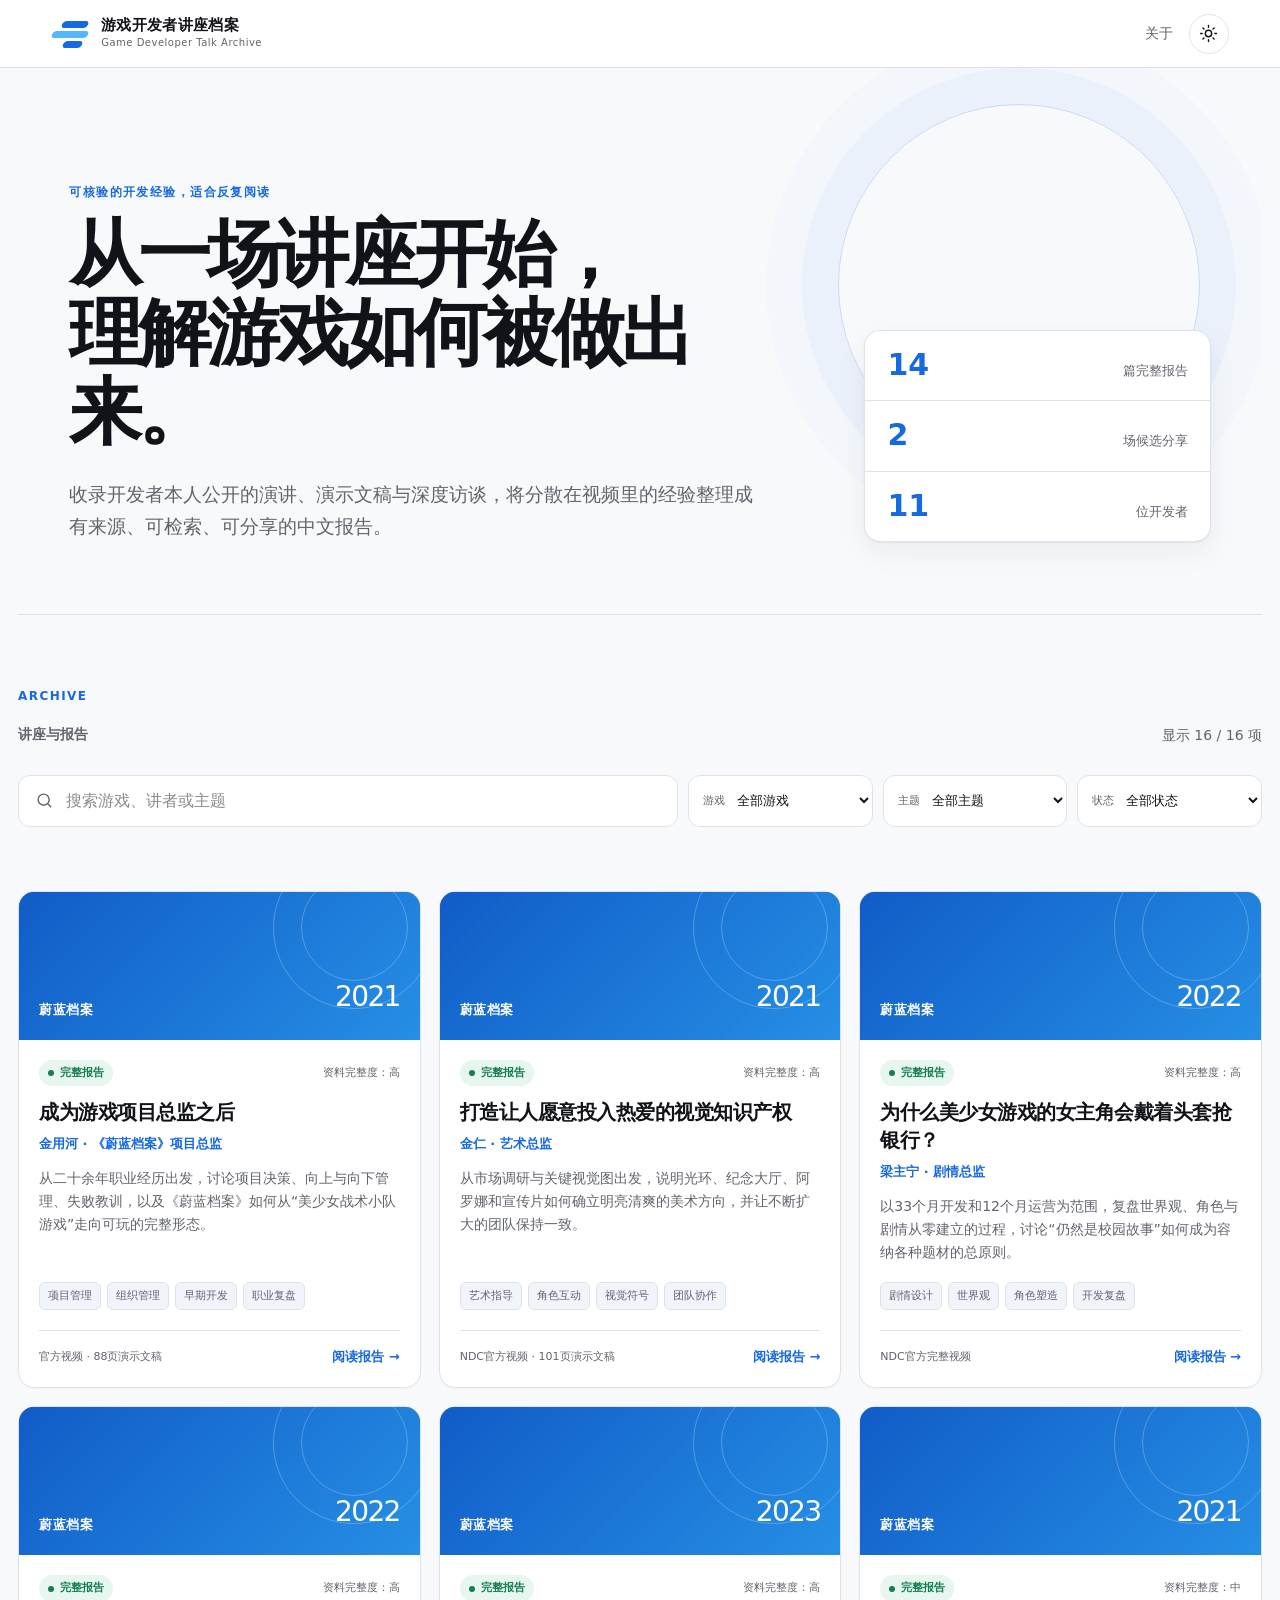
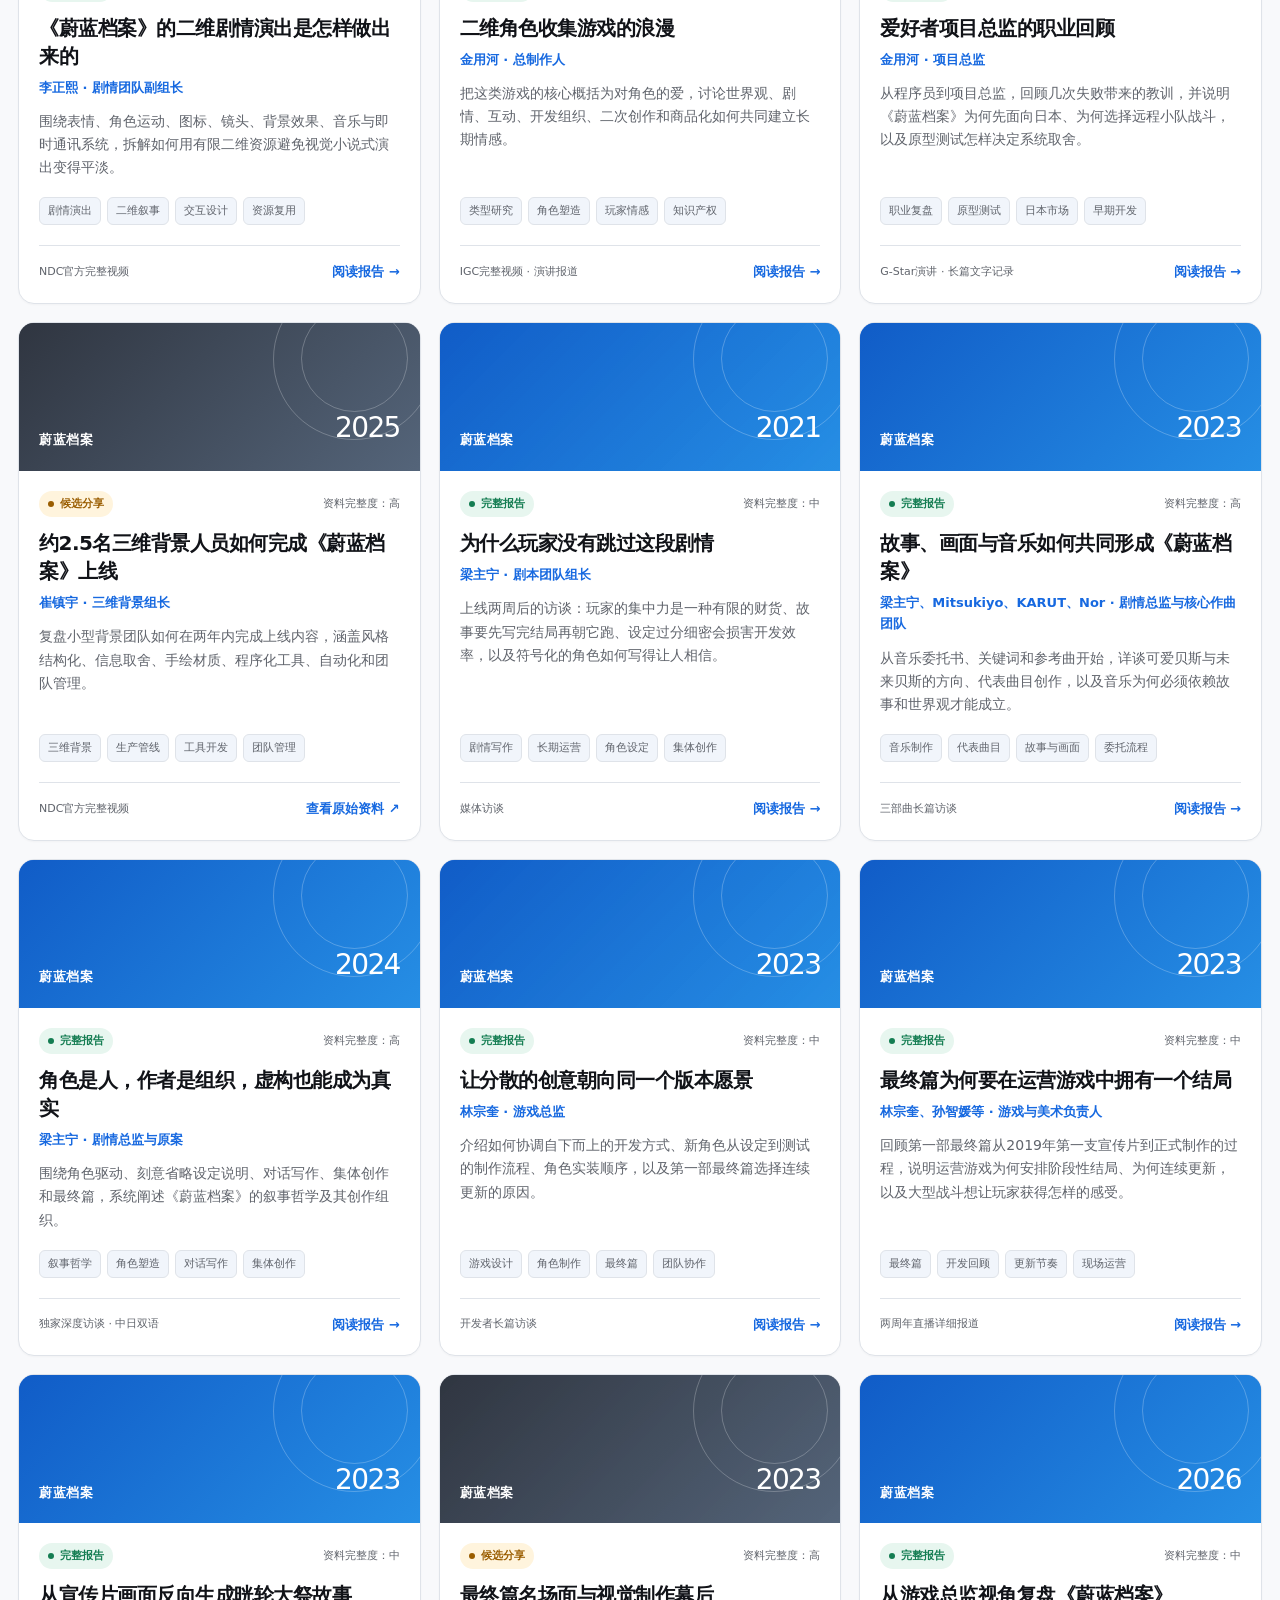
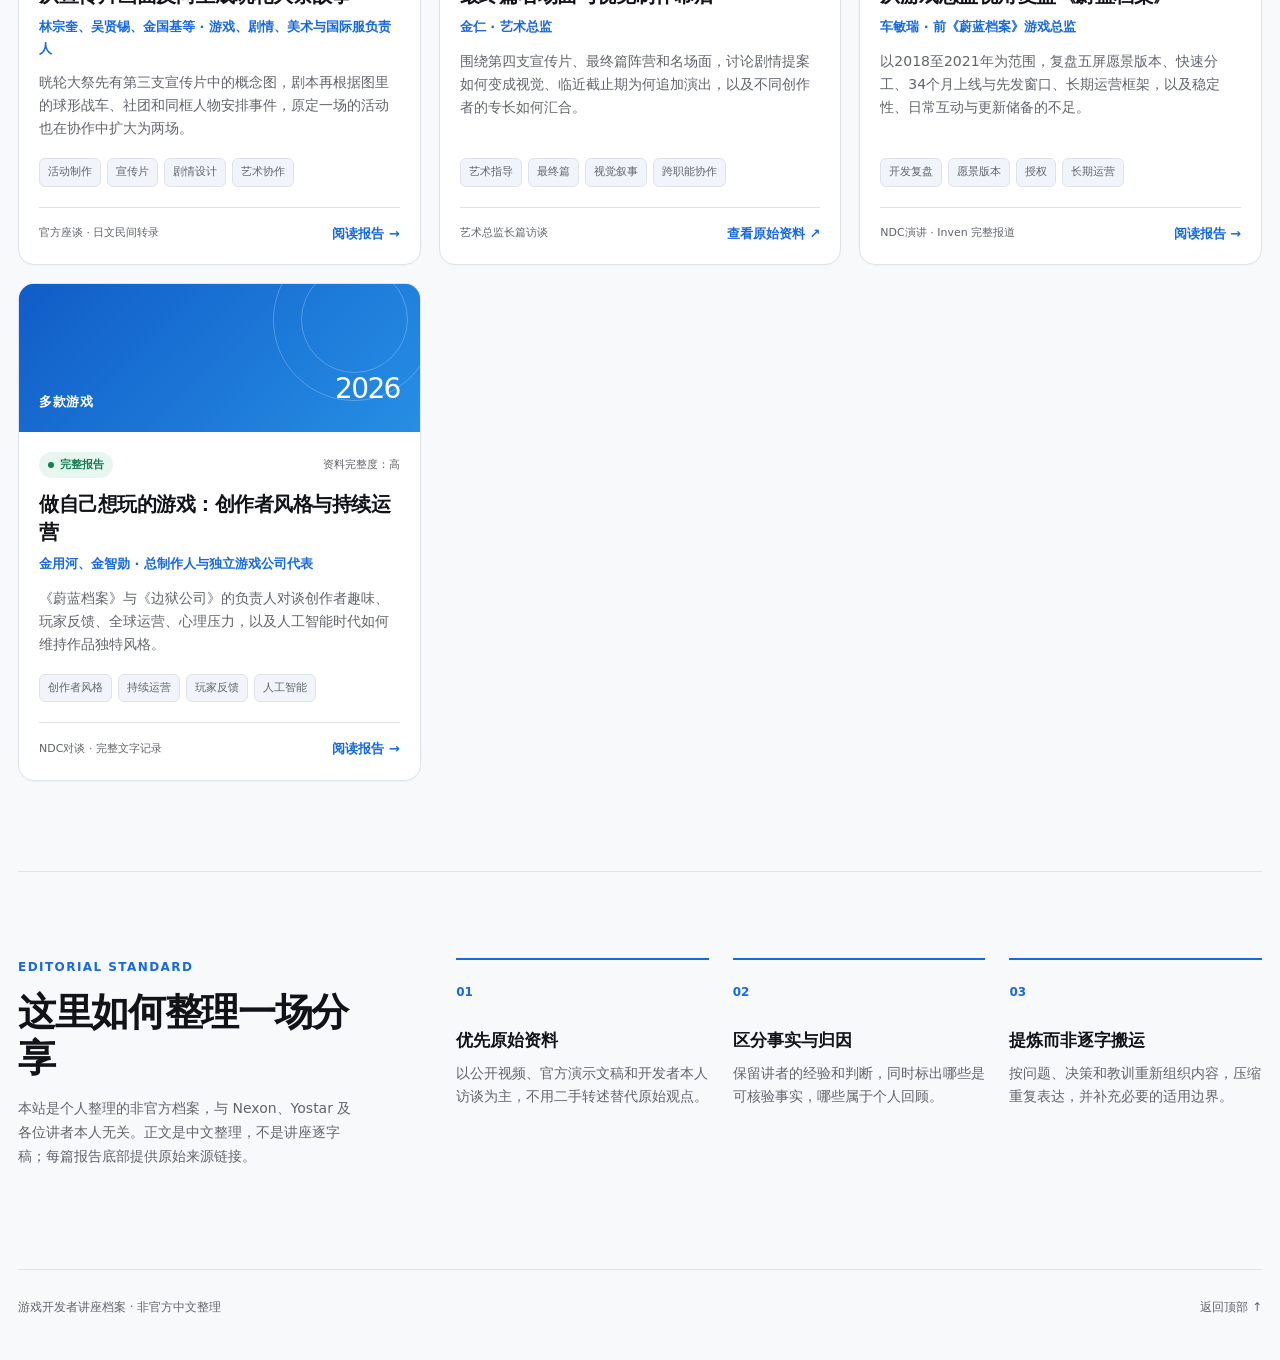
<file: index.html>
<!doctype html>
<html lang="zh-CN">
  <head>
    <meta charset="UTF-8" />
    <meta name="viewport" content="width=device-width, initial-scale=1.0" />
    <meta
      name="description"
      content="游戏开发者讲座档案：收集、核验并整理值得反复阅读的游戏开发者公开分享。"
    />
    <meta name="color-scheme" content="light dark" />
    <title>游戏开发者讲座档案</title>
    <link rel="stylesheet" href="./assets/styles.css" />
  </head>
  <body>
    <header class="site-header">
      <a class="brand" href="./index.html" aria-label="返回首页">
        <span class="brand-mark" aria-hidden="true">
          <span></span><span></span><span></span>
        </span>
        <span>
          <strong>游戏开发者讲座档案</strong>
          <small>Game Developer Talk Archive</small>
        </span>
      </a>
      <nav class="header-actions" aria-label="页面工具">
        <a class="text-link" href="#about">关于</a>
        <button class="icon-button" id="theme-toggle" type="button" aria-label="切换深色模式">
          <svg class="sun-icon" viewBox="0 0 24 24" aria-hidden="true">
            <circle cx="12" cy="12" r="4"></circle>
            <path d="M12 2v2M12 20v2M4.93 4.93l1.42 1.42M17.66 17.66l1.41 1.41M2 12h2M20 12h2M4.93 19.07l1.42-1.42M17.66 6.34l1.41-1.41"></path>
          </svg>
          <svg class="moon-icon" viewBox="0 0 24 24" aria-hidden="true">
            <path d="M21 12.79A9 9 0 1 1 11.21 3 7 7 0 0 0 21 12.79Z"></path>
          </svg>
        </button>
      </nav>
    </header>

    <main>
      <section class="hero" aria-labelledby="page-title">
        <div class="hero-copy">
          <p class="eyebrow">可核验的开发经验，适合反复阅读</p>
          <h1 id="page-title">从一场讲座开始，<br />理解游戏如何被做出来。</h1>
          <p class="hero-description">
            收录开发者本人公开的演讲、演示文稿与深度访谈，将分散在视频里的经验整理成有来源、可检索、可分享的中文报告。
          </p>
        </div>
        <div class="hero-stats" aria-label="档案统计">
          <div>
            <strong id="report-count">0</strong>
            <span>篇完整报告</span>
          </div>
          <div>
            <strong id="candidate-count">0</strong>
            <span>场候选分享</span>
          </div>
          <div>
            <strong id="speaker-count">0</strong>
            <span>位开发者</span>
          </div>
        </div>
      </section>

      <section class="archive-section" aria-labelledby="archive-heading">
        <div class="section-heading">
          <div>
            <p class="eyebrow">Archive</p>
            <h2 id="archive-heading">讲座与报告</h2>
          </div>
          <p id="result-summary" aria-live="polite"></p>
        </div>

        <div class="toolbar" role="search">
          <label class="search-box">
            <svg viewBox="0 0 24 24" aria-hidden="true">
              <circle cx="11" cy="11" r="7"></circle>
              <path d="m20 20-3.5-3.5"></path>
            </svg>
            <span class="sr-only">搜索讲座</span>
            <input
              id="search-input"
              type="search"
              placeholder="搜索游戏、讲者或主题"
              autocomplete="off"
            />
          </label>
          <label class="filter-control">
            <span>游戏</span>
            <select id="game-filter" aria-label="按游戏筛选">
              <option value="all">全部游戏</option>
            </select>
          </label>
          <label class="filter-control">
            <span>主题</span>
            <select id="topic-filter" aria-label="按主题筛选">
              <option value="all">全部主题</option>
            </select>
          </label>
          <label class="filter-control">
            <span>状态</span>
            <select id="status-filter" aria-label="按整理状态筛选">
              <option value="all">全部状态</option>
              <option value="report">完整报告</option>
              <option value="candidate">候选分享</option>
            </select>
          </label>
        </div>

        <div class="active-filters" id="active-filters" aria-live="polite"></div>
        <div class="talk-grid" id="talk-grid"></div>
        <div class="empty-state" id="empty-state" hidden>
          <div class="empty-icon" aria-hidden="true">⌕</div>
          <h3>没有找到匹配内容</h3>
          <p>试试更短的关键词，或清除部分筛选条件。</p>
          <button class="secondary-button" id="reset-filters" type="button">清除筛选</button>
        </div>
      </section>

      <section class="about-section" id="about" aria-labelledby="about-heading">
        <div>
          <p class="eyebrow">Editorial standard</p>
          <h2 id="about-heading">这里如何整理一场分享</h2>
          <p class="disclaimer">
            本站是个人整理的非官方档案，与 Nexon、Yostar 及各位讲者本人无关。正文是中文整理，不是讲座逐字稿；每篇报告底部提供原始来源链接。
          </p>
        </div>
        <div class="principle-grid">
          <article>
            <span>01</span>
            <h3>优先原始资料</h3>
            <p>以公开视频、官方演示文稿和开发者本人访谈为主，不用二手转述替代原始观点。</p>
          </article>
          <article>
            <span>02</span>
            <h3>区分事实与归因</h3>
            <p>保留讲者的经验和判断，同时标出哪些是可核验事实，哪些属于个人回顾。</p>
          </article>
          <article>
            <span>03</span>
            <h3>提炼而非逐字搬运</h3>
            <p>按问题、决策和教训重新组织内容，压缩重复表达，并补充必要的适用边界。</p>
          </article>
        </div>
      </section>
    </main>

    <footer class="site-footer">
      <p>游戏开发者讲座档案 · 非官方中文整理</p>
      <a href="#page-title">返回顶部 ↑</a>
    </footer>

    <script src="./data/talks.js"></script>
    <script src="./assets/app.js"></script>
  </body>
</html>
</file>
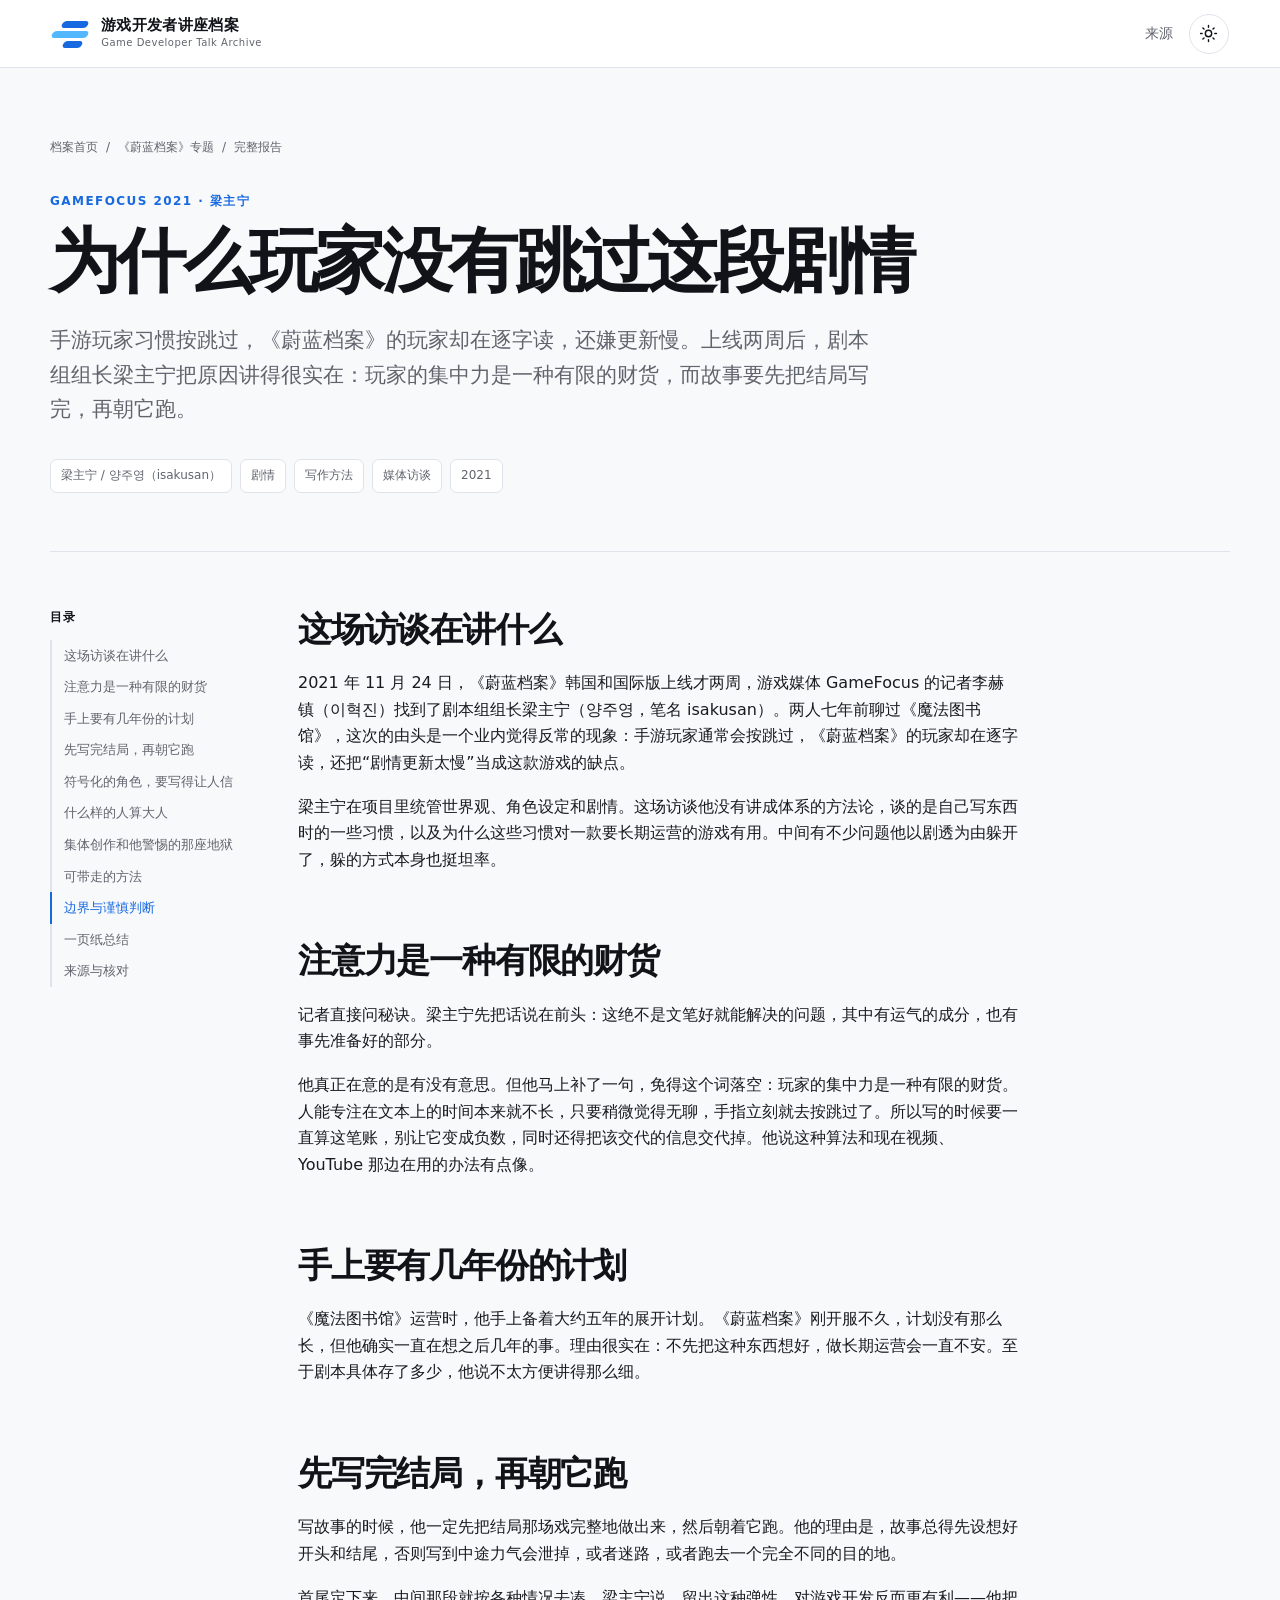
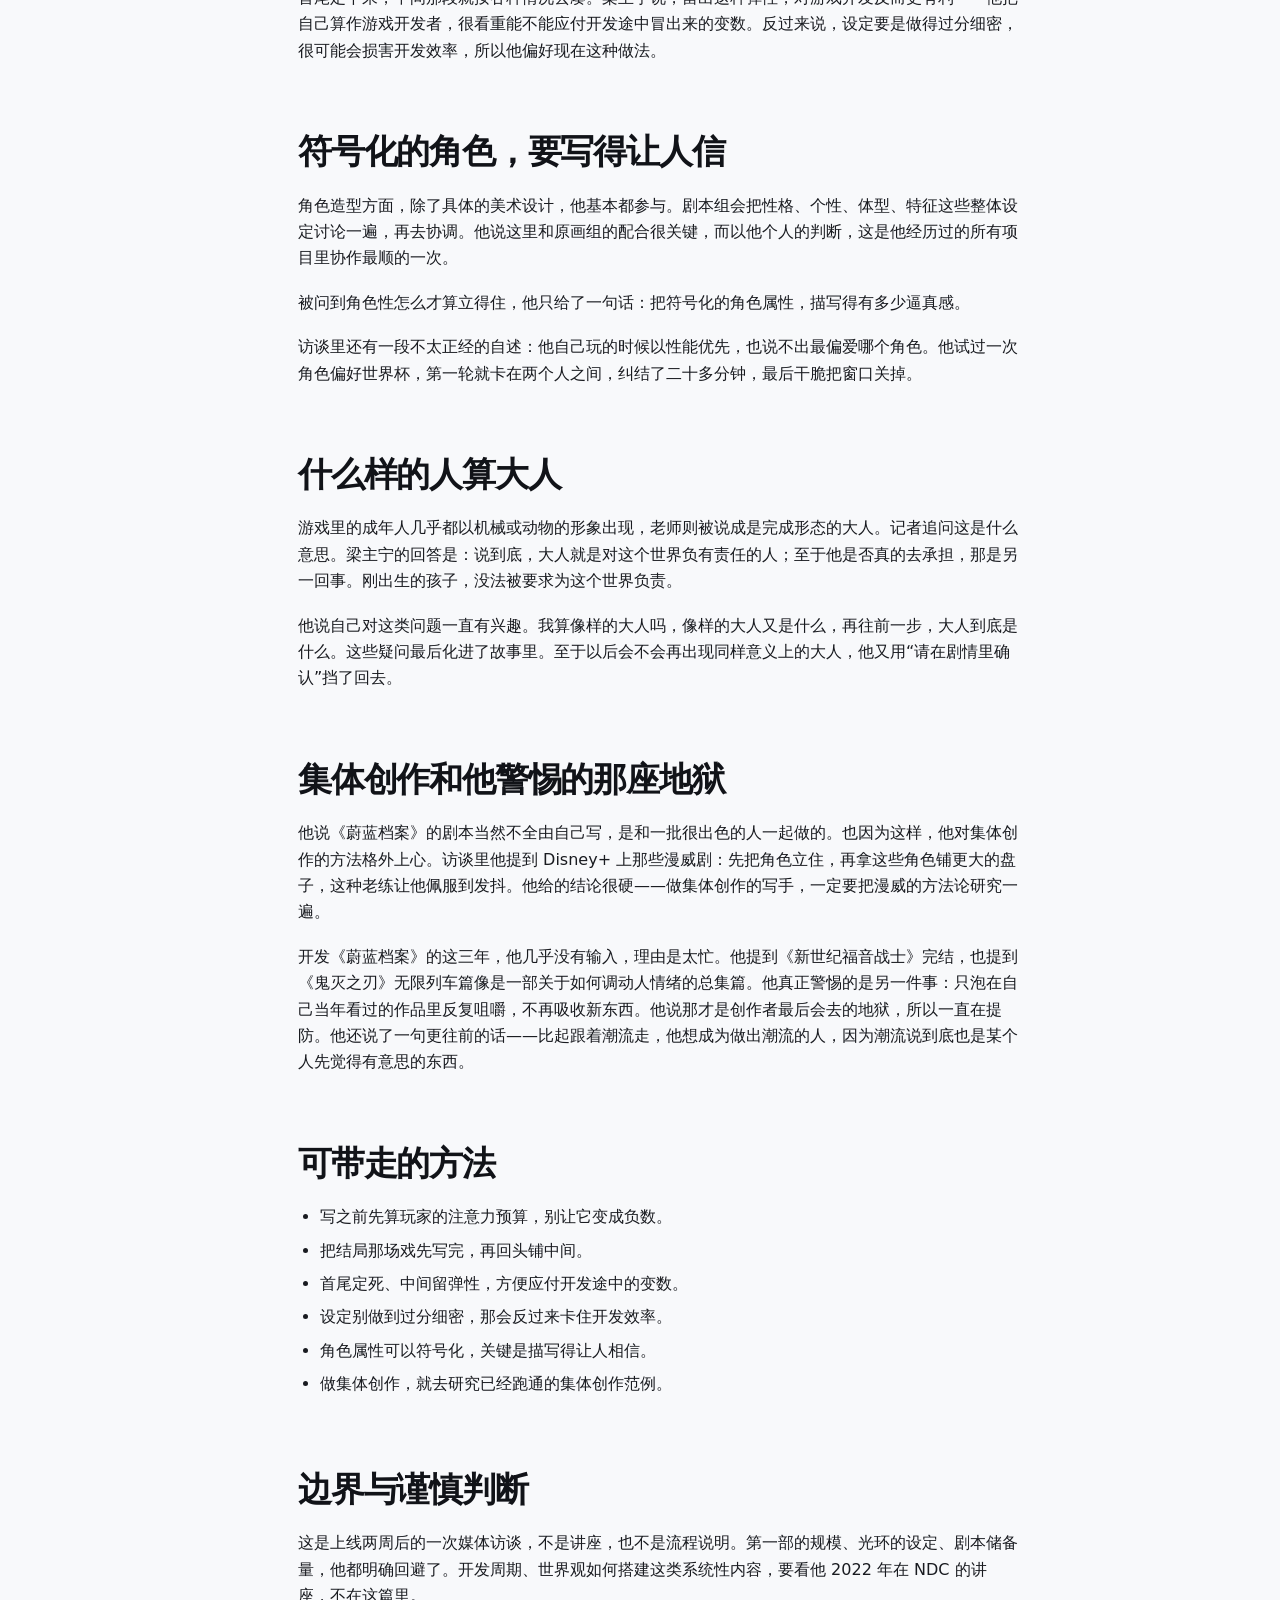
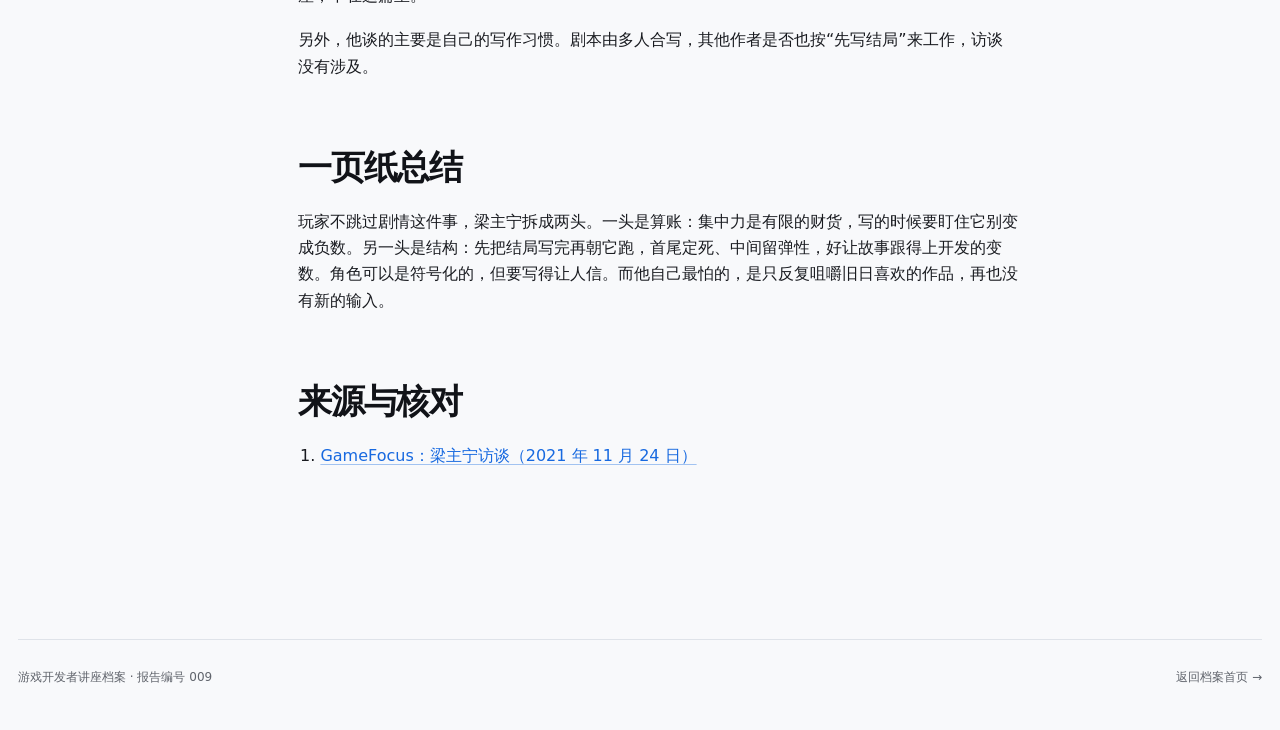
<file: reports/为什么玩家没有跳过这段剧情.html>
<!doctype html>
<html lang="zh-CN">
  <head>
    <meta charset="UTF-8" />
    <meta name="viewport" content="width=device-width, initial-scale=1.0" />
    <meta name="description" content="梁主宁 2021 年 GameFocus 访谈：注意力是有限的财货、先写完结局再朝它跑，以及角色属性如何写得可信的中文结构化报告。" />
    <meta name="color-scheme" content="light dark" />
    <title>为什么玩家没有跳过这段剧情｜游戏开发者讲座档案</title>
    <link rel="stylesheet" href="../assets/styles.css" />
  </head>
  <body>
    <header class="site-header">
      <a class="brand" href="../index.html" aria-label="返回档案首页">
        <span class="brand-mark" aria-hidden="true">
          <span></span><span></span><span></span>
        </span>
        <span>
          <strong>游戏开发者讲座档案</strong>
          <small>Game Developer Talk Archive</small>
        </span>
      </a>
      <nav class="header-actions" aria-label="页面工具">
        <a class="text-link" href="#sources">来源</a>
        <button class="icon-button" id="theme-toggle" type="button" aria-label="切换深色模式">
          <svg class="sun-icon" viewBox="0 0 24 24" aria-hidden="true">
            <circle cx="12" cy="12" r="4"></circle>
            <path d="M12 2v2M12 20v2M4.93 4.93l1.42 1.42M17.66 17.66l1.41 1.41M2 12h2M20 12h2M4.93 19.07l1.42-1.42M17.66 6.34l1.41-1.41"></path>
          </svg>
          <svg class="moon-icon" viewBox="0 0 24 24" aria-hidden="true">
            <path d="M21 12.79A9 9 0 1 1 11.21 3 7 7 0 0 0 21 12.79Z"></path>
          </svg>
        </button>
      </nav>
    </header>
    <main class="report-main">
      <header class="report-hero">
        <nav class="breadcrumb" aria-label="面包屑导航">
          <a href="../index.html">档案首页</a>
          <span>/</span>
          <span>《蔚蓝档案》专题</span>
          <span>/</span>
          <span>完整报告</span>
        </nav>
        <p class="eyebrow">GameFocus 2021 · 梁主宁</p>
        <h1>为什么玩家没有跳过这段剧情</h1>
        <p class="report-deck">手游玩家习惯按跳过，《蔚蓝档案》的玩家却在逐字读，还嫌更新慢。上线两周后，剧本组组长梁主宁把原因讲得很实在：玩家的集中力是一种有限的财货，而故事要先把结局写完，再朝它跑。</p>
        <div class="report-meta">
          <span>梁主宁 / 양주영（isakusan）</span><span>剧情</span><span>写作方法</span><span>媒体访谈</span><span>2021</span>
        </div>
      </header>
      <div class="report-layout">
        <aside class="report-toc" aria-label="文章目录">
          <strong>目录</strong>
          <ol>
            <li><a href="#overview">这场访谈在讲什么</a></li><li><a href="#attention">注意力是一种有限的财货</a></li><li><a href="#plan">手上要有几年份的计划</a></li><li><a href="#ending">先写完结局，再朝它跑</a></li><li><a href="#char">符号化的角色，要写得让人信</a></li><li><a href="#adult">什么样的人算大人</a></li><li><a href="#collective">集体创作和他警惕的那座地狱</a></li><li><a href="#methods">可带走的方法</a></li><li><a href="#limits">边界与谨慎判断</a></li><li><a href="#summary">一页纸总结</a></li><li><a href="#sources">来源与核对</a></li>
          </ol>
        </aside>
        <article class="report-content">

          <section id="overview">
            <h2>这场访谈在讲什么</h2>
            <p>2021 年 11 月 24 日，《蔚蓝档案》韩国和国际版上线才两周，游戏媒体 GameFocus 的记者李赫镇（이혁진）找到了剧本组组长梁主宁（양주영，笔名 isakusan）。两人七年前聊过《魔法图书馆》，这次的由头是一个业内觉得反常的现象：手游玩家通常会按跳过，《蔚蓝档案》的玩家却在逐字读，还把“剧情更新太慢”当成这款游戏的缺点。</p>
            <p>梁主宁在项目里统管世界观、角色设定和剧情。这场访谈他没有讲成体系的方法论，谈的是自己写东西时的一些习惯，以及为什么这些习惯对一款要长期运营的游戏有用。中间有不少问题他以剧透为由躲开了，躲的方式本身也挺坦率。</p>
          </section>
          <section id="attention">
            <h2>注意力是一种有限的财货</h2>
            <p>记者直接问秘诀。梁主宁先把话说在前头：这绝不是文笔好就能解决的问题，其中有运气的成分，也有事先准备好的部分。</p>
            <p>他真正在意的是有没有意思。但他马上补了一句，免得这个词落空：玩家的集中力是一种有限的财货。人能专注在文本上的时间本来就不长，只要稍微觉得无聊，手指立刻就去按跳过了。所以写的时候要一直算这笔账，别让它变成负数，同时还得把该交代的信息交代掉。他说这种算法和现在视频、YouTube 那边在用的办法有点像。</p>
          </section>
          <section id="plan">
            <h2>手上要有几年份的计划</h2>
            <p>《魔法图书馆》运营时，他手上备着大约五年的展开计划。《蔚蓝档案》刚开服不久，计划没有那么长，但他确实一直在想之后几年的事。理由很实在：不先把这种东西想好，做长期运营会一直不安。至于剧本具体存了多少，他说不太方便讲得那么细。</p>
          </section>
          <section id="ending">
            <h2>先写完结局，再朝它跑</h2>
            <p>写故事的时候，他一定先把结局那场戏完整地做出来，然后朝着它跑。他的理由是，故事总得先设想好开头和结尾，否则写到中途力气会泄掉，或者迷路，或者跑去一个完全不同的目的地。</p>
            <p>首尾定下来，中间那段就按各种情况去凑。梁主宁说，留出这种弹性，对游戏开发反而更有利——他把自己算作游戏开发者，很看重能不能应付开发途中冒出来的变数。反过来说，设定要是做得过分细密，很可能会损害开发效率，所以他偏好现在这种做法。</p>
          </section>
          <section id="char">
            <h2>符号化的角色，要写得让人信</h2>
            <p>角色造型方面，除了具体的美术设计，他基本都参与。剧本组会把性格、个性、体型、特征这些整体设定讨论一遍，再去协调。他说这里和原画组的配合很关键，而以他个人的判断，这是他经历过的所有项目里协作最顺的一次。</p>
            <p>被问到角色性怎么才算立得住，他只给了一句话：把符号化的角色属性，描写得有多少逼真感。</p>
            <p>访谈里还有一段不太正经的自述：他自己玩的时候以性能优先，也说不出最偏爱哪个角色。他试过一次角色偏好世界杯，第一轮就卡在两个人之间，纠结了二十多分钟，最后干脆把窗口关掉。</p>
          </section>
          <section id="adult">
            <h2>什么样的人算大人</h2>
            <p>游戏里的成年人几乎都以机械或动物的形象出现，老师则被说成是完成形态的大人。记者追问这是什么意思。梁主宁的回答是：说到底，大人就是对这个世界负有责任的人；至于他是否真的去承担，那是另一回事。刚出生的孩子，没法被要求为这个世界负责。</p>
            <p>他说自己对这类问题一直有兴趣。我算像样的大人吗，像样的大人又是什么，再往前一步，大人到底是什么。这些疑问最后化进了故事里。至于以后会不会再出现同样意义上的大人，他又用“请在剧情里确认”挡了回去。</p>
          </section>
          <section id="collective">
            <h2>集体创作和他警惕的那座地狱</h2>
            <p>他说《蔚蓝档案》的剧本当然不全由自己写，是和一批很出色的人一起做的。也因为这样，他对集体创作的方法格外上心。访谈里他提到 Disney+ 上那些漫威剧：先把角色立住，再拿这些角色铺更大的盘子，这种老练让他佩服到发抖。他给的结论很硬——做集体创作的写手，一定要把漫威的方法论研究一遍。</p>
            <p>开发《蔚蓝档案》的这三年，他几乎没有输入，理由是太忙。他提到《新世纪福音战士》完结，也提到《鬼灭之刃》无限列车篇像是一部关于如何调动人情绪的总集篇。他真正警惕的是另一件事：只泡在自己当年看过的作品里反复咀嚼，不再吸收新东西。他说那才是创作者最后会去的地狱，所以一直在提防。他还说了一句更往前的话——比起跟着潮流走，他想成为做出潮流的人，因为潮流说到底也是某个人先觉得有意思的东西。</p>
          </section>
          <section id="methods">
            <h2>可带走的方法</h2>
            <ul>
              <li>写之前先算玩家的注意力预算，别让它变成负数。</li>
              <li>把结局那场戏先写完，再回头铺中间。</li>
              <li>首尾定死、中间留弹性，方便应付开发途中的变数。</li>
              <li>设定别做到过分细密，那会反过来卡住开发效率。</li>
              <li>角色属性可以符号化，关键是描写得让人相信。</li>
              <li>做集体创作，就去研究已经跑通的集体创作范例。</li>
            </ul>
          </section>
          <section id="limits">
            <h2>边界与谨慎判断</h2>
            <p>这是上线两周后的一次媒体访谈，不是讲座，也不是流程说明。第一部的规模、光环的设定、剧本储备量，他都明确回避了。开发周期、世界观如何搭建这类系统性内容，要看他 2022 年在 NDC 的讲座，不在这篇里。</p>
            <p>另外，他谈的主要是自己的写作习惯。剧本由多人合写，其他作者是否也按“先写结局”来工作，访谈没有涉及。</p>
          </section>
          <section id="summary">
            <h2>一页纸总结</h2>
            <p>玩家不跳过剧情这件事，梁主宁拆成两头。一头是算账：集中力是有限的财货，写的时候要盯住它别变成负数。另一头是结构：先把结局写完再朝它跑，首尾定死、中间留弹性，好让故事跟得上开发的变数。角色可以是符号化的，但要写得让人信。而他自己最怕的，是只反复咀嚼旧日喜欢的作品，再也没有新的输入。</p>
          </section>
          <section id="sources">
            <h2>来源与核对</h2>
            <ol>
              <li><a href="https://gamefocus.co.kr/detail.php?number=124006" target="_blank" rel="noreferrer">GameFocus：梁主宁访谈（2021 年 11 月 24 日）</a></li>
            </ol>
          </section>

        </article>
      </div>
    </main>
    <footer class="site-footer">
      <p>游戏开发者讲座档案 · 报告编号 009</p>
      <a href="../index.html">返回档案首页 →</a>
    </footer>
    <script src="../assets/app.js"></script>
  </body>
</html>
</file>
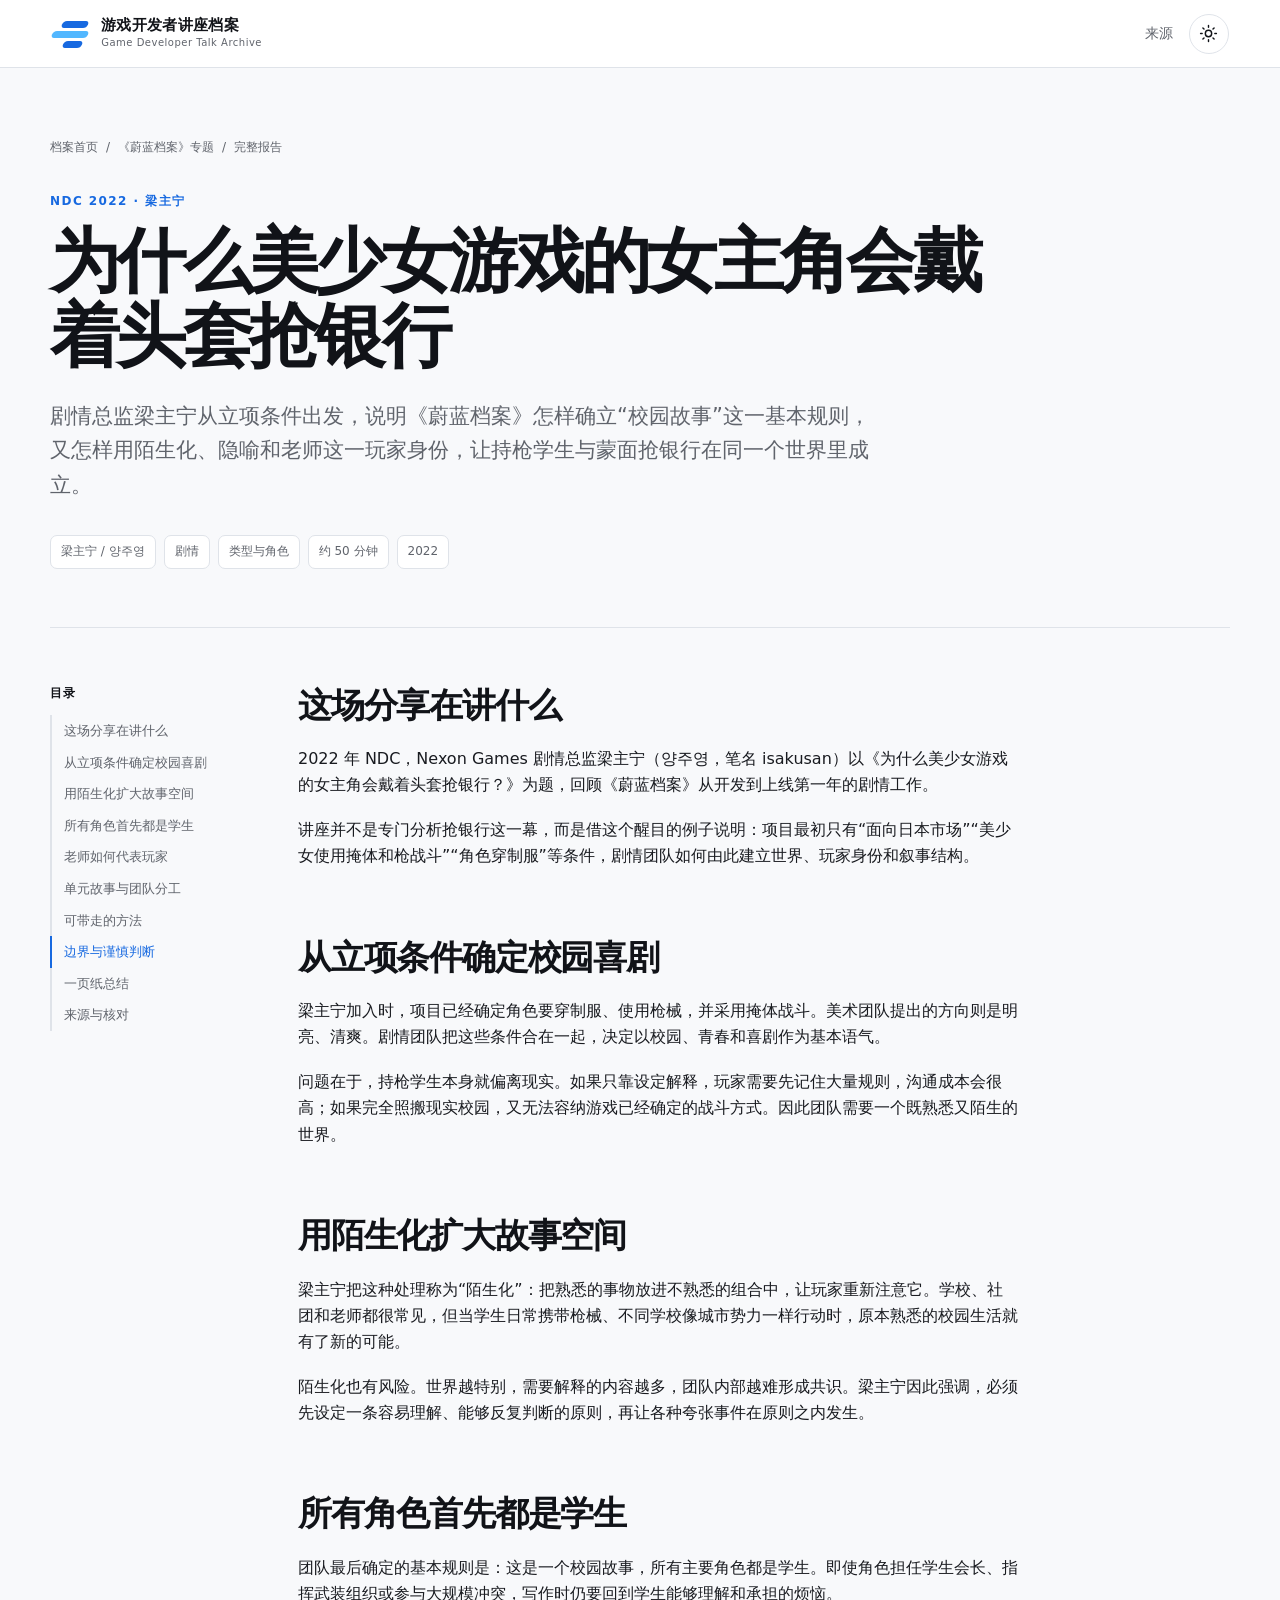
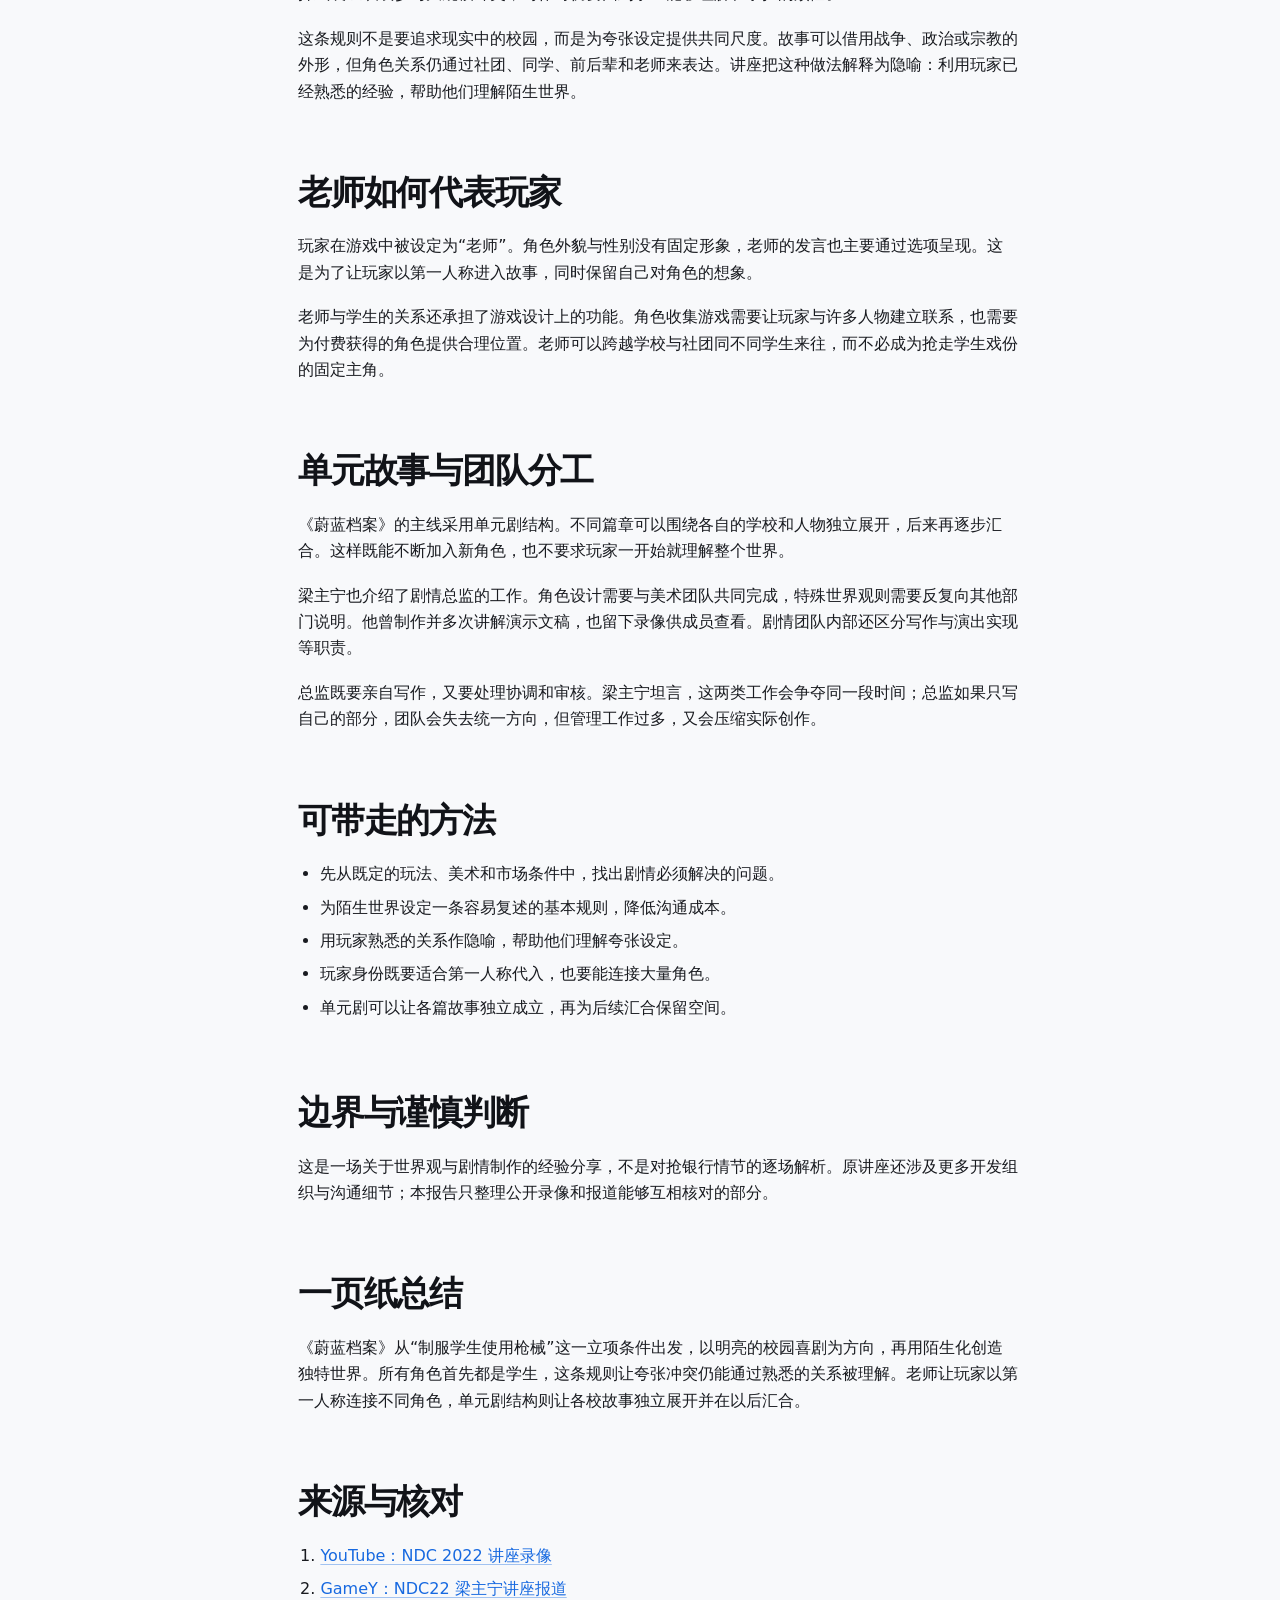
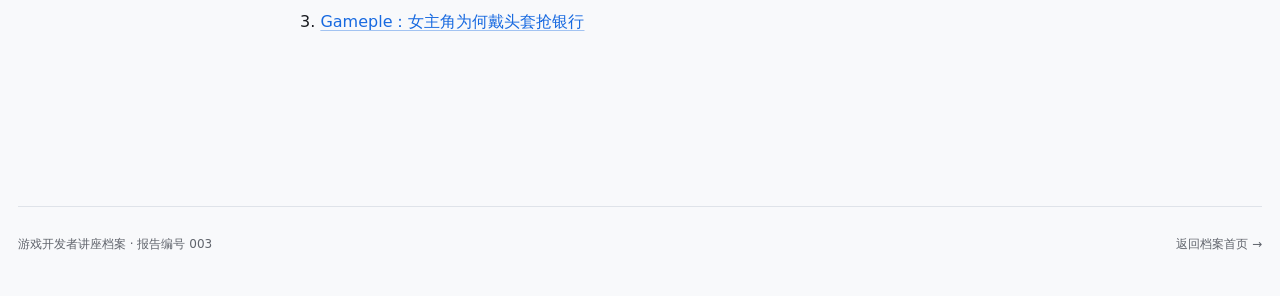
<file: reports/为什么美少女游戏的女主角会戴着头套抢银行.html>
<!doctype html>
<html lang="zh-CN">
  <head>
    <meta charset="UTF-8" />
    <meta name="viewport" content="width=device-width, initial-scale=1.0" />
    <meta name="description" content="梁主宁在 NDC 2022 复盘《蔚蓝档案》剧情如何把类型套路写成可信角色故事的中文结构化报告。" />
    <meta name="color-scheme" content="light dark" />
    <title>为什么美少女游戏的女主角会戴着头套抢银行｜游戏开发者讲座档案</title>
    <link rel="stylesheet" href="../assets/styles.css" />
  </head>
  <body>
    <header class="site-header">
      <a class="brand" href="../index.html" aria-label="返回档案首页">
        <span class="brand-mark" aria-hidden="true">
          <span></span><span></span><span></span>
        </span>
        <span>
          <strong>游戏开发者讲座档案</strong>
          <small>Game Developer Talk Archive</small>
        </span>
      </a>
      <nav class="header-actions" aria-label="页面工具">
        <a class="text-link" href="#sources">来源</a>
        <button class="icon-button" id="theme-toggle" type="button" aria-label="切换深色模式">
          <svg class="sun-icon" viewBox="0 0 24 24" aria-hidden="true">
            <circle cx="12" cy="12" r="4"></circle>
            <path d="M12 2v2M12 20v2M4.93 4.93l1.42 1.42M17.66 17.66l1.41 1.41M2 12h2M20 12h2M4.93 19.07l1.42-1.42M17.66 6.34l1.41-1.41"></path>
          </svg>
          <svg class="moon-icon" viewBox="0 0 24 24" aria-hidden="true">
            <path d="M21 12.79A9 9 0 1 1 11.21 3 7 7 0 0 0 21 12.79Z"></path>
          </svg>
        </button>
      </nav>
    </header>
    <main class="report-main">
      <header class="report-hero">
        <nav class="breadcrumb" aria-label="面包屑导航">
          <a href="../index.html">档案首页</a>
          <span>/</span>
          <span>《蔚蓝档案》专题</span>
          <span>/</span>
          <span>完整报告</span>
        </nav>
        <p class="eyebrow">NDC 2022 · 梁主宁</p>
        <h1>为什么美少女游戏的女主角会戴着头套抢银行</h1>
        <p class="report-deck">剧情总监梁主宁从立项条件出发，说明《蔚蓝档案》怎样确立“校园故事”这一基本规则，又怎样用陌生化、隐喻和老师这一玩家身份，让持枪学生与蒙面抢银行在同一个世界里成立。</p>
        <div class="report-meta">
          <span>梁主宁 / 양주영</span><span>剧情</span><span>类型与角色</span><span>约 50 分钟</span><span>2022</span>
        </div>
      </header>
      <div class="report-layout">
        <aside class="report-toc" aria-label="文章目录">
          <strong>目录</strong>
          <ol>
            <li><a href="#overview">这场分享在讲什么</a></li><li><a href="#conditions">从立项条件确定校园喜剧</a></li><li><a href="#strange">用陌生化扩大故事空间</a></li><li><a href="#school">所有角色首先都是学生</a></li><li><a href="#teacher">老师如何代表玩家</a></li><li><a href="#structure">单元故事与团队分工</a></li><li><a href="#methods">可带走的方法</a></li><li><a href="#limits">边界与谨慎判断</a></li><li><a href="#summary">一页纸总结</a></li><li><a href="#sources">来源与核对</a></li>
          </ol>
        </aside>
        <article class="report-content">

          <section id="overview">
            <h2>这场分享在讲什么</h2>
            <p>2022 年 NDC，Nexon Games 剧情总监梁主宁（양주영，笔名 isakusan）以《为什么美少女游戏的女主角会戴着头套抢银行？》为题，回顾《蔚蓝档案》从开发到上线第一年的剧情工作。</p>
            <p>讲座并不是专门分析抢银行这一幕，而是借这个醒目的例子说明：项目最初只有“面向日本市场”“美少女使用掩体和枪战斗”“角色穿制服”等条件，剧情团队如何由此建立世界、玩家身份和叙事结构。</p>
          </section>
          <section id="conditions">
            <h2>从立项条件确定校园喜剧</h2>
            <p>梁主宁加入时，项目已经确定角色要穿制服、使用枪械，并采用掩体战斗。美术团队提出的方向则是明亮、清爽。剧情团队把这些条件合在一起，决定以校园、青春和喜剧作为基本语气。</p>
            <p>问题在于，持枪学生本身就偏离现实。如果只靠设定解释，玩家需要先记住大量规则，沟通成本会很高；如果完全照搬现实校园，又无法容纳游戏已经确定的战斗方式。因此团队需要一个既熟悉又陌生的世界。</p>
          </section>
          <section id="strange">
            <h2>用陌生化扩大故事空间</h2>
            <p>梁主宁把这种处理称为“陌生化”：把熟悉的事物放进不熟悉的组合中，让玩家重新注意它。学校、社团和老师都很常见，但当学生日常携带枪械、不同学校像城市势力一样行动时，原本熟悉的校园生活就有了新的可能。</p>
            <p>陌生化也有风险。世界越特别，需要解释的内容越多，团队内部越难形成共识。梁主宁因此强调，必须先设定一条容易理解、能够反复判断的原则，再让各种夸张事件在原则之内发生。</p>
          </section>
          <section id="school">
            <h2>所有角色首先都是学生</h2>
            <p>团队最后确定的基本规则是：这是一个校园故事，所有主要角色都是学生。即使角色担任学生会长、指挥武装组织或参与大规模冲突，写作时仍要回到学生能够理解和承担的烦恼。</p>
            <p>这条规则不是要追求现实中的校园，而是为夸张设定提供共同尺度。故事可以借用战争、政治或宗教的外形，但角色关系仍通过社团、同学、前后辈和老师来表达。讲座把这种做法解释为隐喻：利用玩家已经熟悉的经验，帮助他们理解陌生世界。</p>
          </section>
          <section id="teacher">
            <h2>老师如何代表玩家</h2>
            <p>玩家在游戏中被设定为“老师”。角色外貌与性别没有固定形象，老师的发言也主要通过选项呈现。这是为了让玩家以第一人称进入故事，同时保留自己对角色的想象。</p>
            <p>老师与学生的关系还承担了游戏设计上的功能。角色收集游戏需要让玩家与许多人物建立联系，也需要为付费获得的角色提供合理位置。老师可以跨越学校与社团同不同学生来往，而不必成为抢走学生戏份的固定主角。</p>
          </section>
          <section id="structure">
            <h2>单元故事与团队分工</h2>
            <p>《蔚蓝档案》的主线采用单元剧结构。不同篇章可以围绕各自的学校和人物独立展开，后来再逐步汇合。这样既能不断加入新角色，也不要求玩家一开始就理解整个世界。</p>
            <p>梁主宁也介绍了剧情总监的工作。角色设计需要与美术团队共同完成，特殊世界观则需要反复向其他部门说明。他曾制作并多次讲解演示文稿，也留下录像供成员查看。剧情团队内部还区分写作与演出实现等职责。</p>
            <p>总监既要亲自写作，又要处理协调和审核。梁主宁坦言，这两类工作会争夺同一段时间；总监如果只写自己的部分，团队会失去统一方向，但管理工作过多，又会压缩实际创作。</p>
          </section>
          <section id="methods">
            <h2>可带走的方法</h2>
            <ul>
              <li>先从既定的玩法、美术和市场条件中，找出剧情必须解决的问题。</li>
              <li>为陌生世界设定一条容易复述的基本规则，降低沟通成本。</li>
              <li>用玩家熟悉的关系作隐喻，帮助他们理解夸张设定。</li>
              <li>玩家身份既要适合第一人称代入，也要能连接大量角色。</li>
              <li>单元剧可以让各篇故事独立成立，再为后续汇合保留空间。</li>
            </ul>
          </section>
          <section id="limits">
            <h2>边界与谨慎判断</h2>
            <p>这是一场关于世界观与剧情制作的经验分享，不是对抢银行情节的逐场解析。原讲座还涉及更多开发组织与沟通细节；本报告只整理公开录像和报道能够互相核对的部分。</p>
          </section>
          <section id="summary">
            <h2>一页纸总结</h2>
            <p>《蔚蓝档案》从“制服学生使用枪械”这一立项条件出发，以明亮的校园喜剧为方向，再用陌生化创造独特世界。所有角色首先都是学生，这条规则让夸张冲突仍能通过熟悉的关系被理解。老师让玩家以第一人称连接不同角色，单元剧结构则让各校故事独立展开并在以后汇合。</p>
          </section>
          <section id="sources">
            <h2>来源与核对</h2>
            <ol>
              <li><a href="https://www.youtube.com/watch?v=JJduIEBNbyQ" target="_blank" rel="noreferrer">YouTube：NDC 2022 讲座录像</a></li>
              <li><a href="https://www.gamey.kr/news/articleView.html?idxno=3001939" target="_blank" rel="noreferrer">GameY：NDC22 梁主宁讲座报道</a></li>
              <li><a href="https://www.gameple.co.kr/news/articleView.html?idxno=202788" target="_blank" rel="noreferrer">Gameple：女主角为何戴头套抢银行</a></li>
            </ol>
          </section>

        </article>
      </div>
    </main>
    <footer class="site-footer">
      <p>游戏开发者讲座档案 · 报告编号 003</p>
      <a href="../index.html">返回档案首页 →</a>
    </footer>
    <script src="../assets/app.js"></script>
  </body>
</html>
</file>
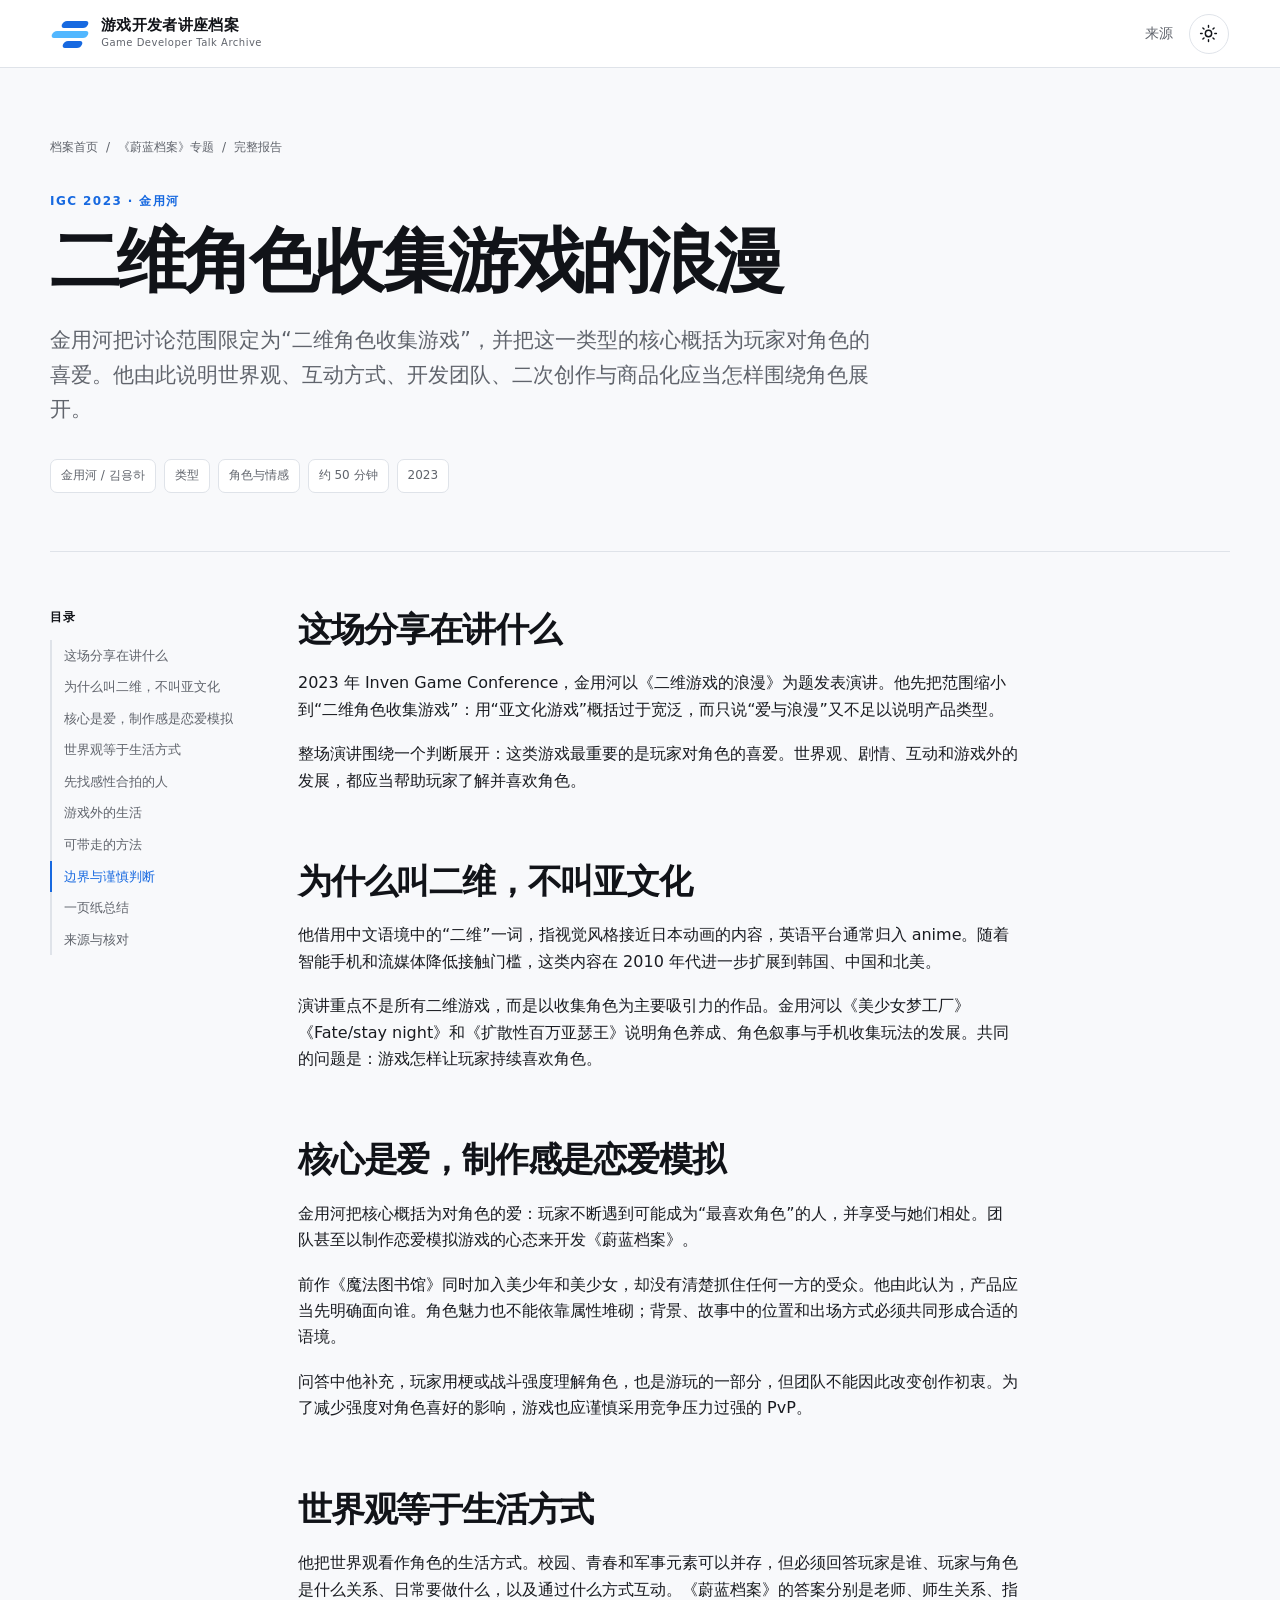
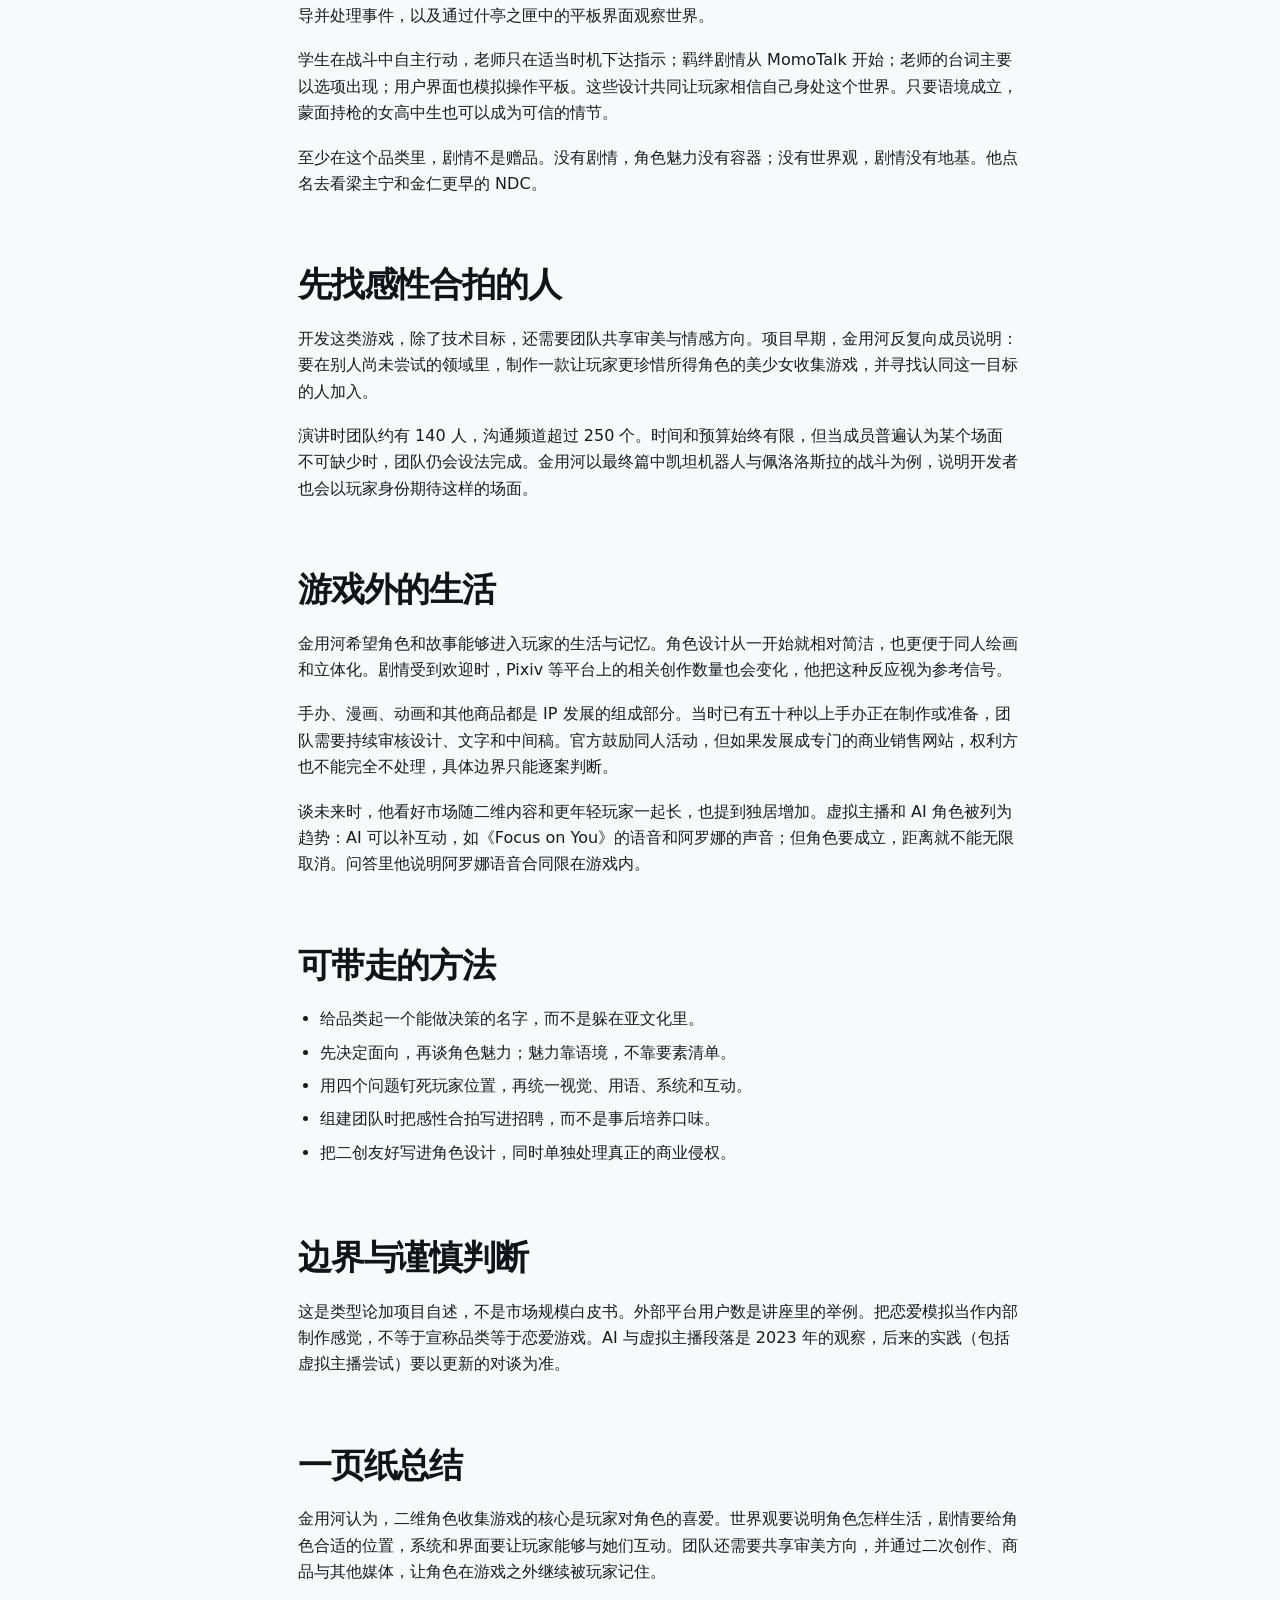
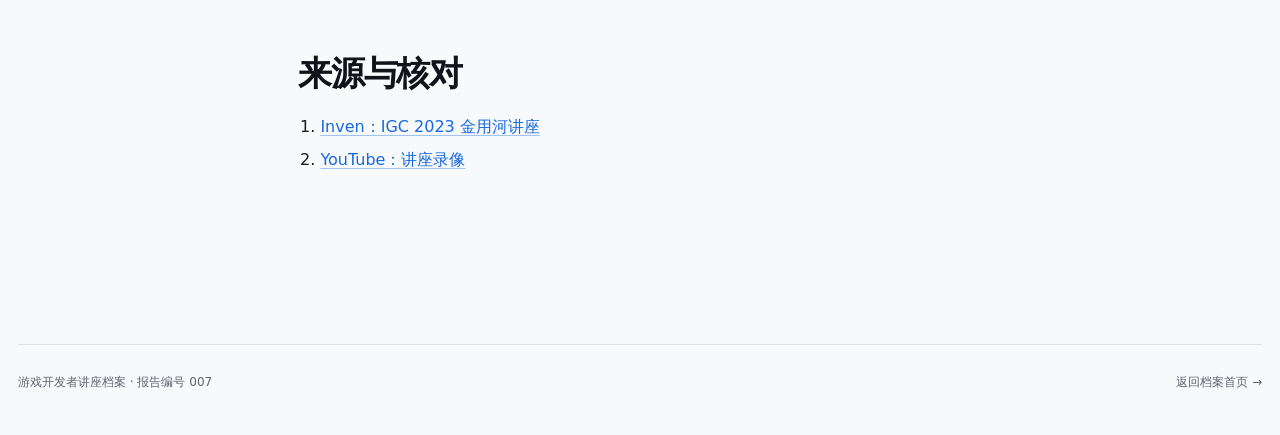
<file: reports/二维角色收集游戏的浪漫.html>
<!doctype html>
<html lang="zh-CN">
  <head>
    <meta charset="UTF-8" />
    <meta name="viewport" content="width=device-width, initial-scale=1.0" />
    <meta name="description" content="金用河在 IGC 2023 把二维角色收集游戏的核心写成“爱”，并拆开世界观、组织与二次创作的中文结构化报告。" />
    <meta name="color-scheme" content="light dark" />
    <title>二维角色收集游戏的浪漫｜游戏开发者讲座档案</title>
    <link rel="stylesheet" href="../assets/styles.css" />
  </head>
  <body>
    <header class="site-header">
      <a class="brand" href="../index.html" aria-label="返回档案首页">
        <span class="brand-mark" aria-hidden="true">
          <span></span><span></span><span></span>
        </span>
        <span>
          <strong>游戏开发者讲座档案</strong>
          <small>Game Developer Talk Archive</small>
        </span>
      </a>
      <nav class="header-actions" aria-label="页面工具">
        <a class="text-link" href="#sources">来源</a>
        <button class="icon-button" id="theme-toggle" type="button" aria-label="切换深色模式">
          <svg class="sun-icon" viewBox="0 0 24 24" aria-hidden="true">
            <circle cx="12" cy="12" r="4"></circle>
            <path d="M12 2v2M12 20v2M4.93 4.93l1.42 1.42M17.66 17.66l1.41 1.41M2 12h2M20 12h2M4.93 19.07l1.42-1.42M17.66 6.34l1.41-1.41"></path>
          </svg>
          <svg class="moon-icon" viewBox="0 0 24 24" aria-hidden="true">
            <path d="M21 12.79A9 9 0 1 1 11.21 3 7 7 0 0 0 21 12.79Z"></path>
          </svg>
        </button>
      </nav>
    </header>
    <main class="report-main">
      <header class="report-hero">
        <nav class="breadcrumb" aria-label="面包屑导航">
          <a href="../index.html">档案首页</a>
          <span>/</span>
          <span>《蔚蓝档案》专题</span>
          <span>/</span>
          <span>完整报告</span>
        </nav>
        <p class="eyebrow">IGC 2023 · 金用河</p>
        <h1>二维角色收集游戏的浪漫</h1>
        <p class="report-deck">金用河把讨论范围限定为“二维角色收集游戏”，并把这一类型的核心概括为玩家对角色的喜爱。他由此说明世界观、互动方式、开发团队、二次创作与商品化应当怎样围绕角色展开。</p>
        <div class="report-meta">
          <span>金用河 / 김용하</span><span>类型</span><span>角色与情感</span><span>约 50 分钟</span><span>2023</span>
        </div>
      </header>
      <div class="report-layout">
        <aside class="report-toc" aria-label="文章目录">
          <strong>目录</strong>
          <ol>
            <li><a href="#overview">这场分享在讲什么</a></li><li><a href="#name">为什么叫二维，不叫亚文化</a></li><li><a href="#love">核心是爱，制作感是恋爱模拟</a></li><li><a href="#world">世界观等于生活方式</a></li><li><a href="#org">先找感性合拍的人</a></li><li><a href="#outside">游戏外的生活</a></li><li><a href="#methods">可带走的方法</a></li><li><a href="#limits">边界与谨慎判断</a></li><li><a href="#summary">一页纸总结</a></li><li><a href="#sources">来源与核对</a></li>
          </ol>
        </aside>
        <article class="report-content">

          <section id="overview">
            <h2>这场分享在讲什么</h2>
            <p>2023 年 Inven Game Conference，金用河以《二维游戏的浪漫》为题发表演讲。他先把范围缩小到“二维角色收集游戏”：用“亚文化游戏”概括过于宽泛，而只说“爱与浪漫”又不足以说明产品类型。</p>
            <p>整场演讲围绕一个判断展开：这类游戏最重要的是玩家对角色的喜爱。世界观、剧情、互动和游戏外的发展，都应当帮助玩家了解并喜欢角色。</p>
          </section>
          <section id="name">
            <h2>为什么叫二维，不叫亚文化</h2>
            <p>他借用中文语境中的“二维”一词，指视觉风格接近日本动画的内容，英语平台通常归入 anime。随着智能手机和流媒体降低接触门槛，这类内容在 2010 年代进一步扩展到韩国、中国和北美。</p>
            <p>演讲重点不是所有二维游戏，而是以收集角色为主要吸引力的作品。金用河以《美少女梦工厂》《Fate/stay night》和《扩散性百万亚瑟王》说明角色养成、角色叙事与手机收集玩法的发展。共同的问题是：游戏怎样让玩家持续喜欢角色。</p>
          </section>
          <section id="love">
            <h2>核心是爱，制作感是恋爱模拟</h2>
            <p>金用河把核心概括为对角色的爱：玩家不断遇到可能成为“最喜欢角色”的人，并享受与她们相处。团队甚至以制作恋爱模拟游戏的心态来开发《蔚蓝档案》。</p>
            <p>前作《魔法图书馆》同时加入美少年和美少女，却没有清楚抓住任何一方的受众。他由此认为，产品应当先明确面向谁。角色魅力也不能依靠属性堆砌；背景、故事中的位置和出场方式必须共同形成合适的语境。</p>
            <p>问答中他补充，玩家用梗或战斗强度理解角色，也是游玩的一部分，但团队不能因此改变创作初衷。为了减少强度对角色喜好的影响，游戏也应谨慎采用竞争压力过强的 PvP。</p>
          </section>
          <section id="world">
            <h2>世界观等于生活方式</h2>
            <p>他把世界观看作角色的生活方式。校园、青春和军事元素可以并存，但必须回答玩家是谁、玩家与角色是什么关系、日常要做什么，以及通过什么方式互动。《蔚蓝档案》的答案分别是老师、师生关系、指导并处理事件，以及通过什亭之匣中的平板界面观察世界。</p>
            <p>学生在战斗中自主行动，老师只在适当时机下达指示；羁绊剧情从 MomoTalk 开始；老师的台词主要以选项出现；用户界面也模拟操作平板。这些设计共同让玩家相信自己身处这个世界。只要语境成立，蒙面持枪的女高中生也可以成为可信的情节。</p>
            <p>至少在这个品类里，剧情不是赠品。没有剧情，角色魅力没有容器；没有世界观，剧情没有地基。他点名去看梁主宁和金仁更早的 NDC。</p>
          </section>
          <section id="org">
            <h2>先找感性合拍的人</h2>
            <p>开发这类游戏，除了技术目标，还需要团队共享审美与情感方向。项目早期，金用河反复向成员说明：要在别人尚未尝试的领域里，制作一款让玩家更珍惜所得角色的美少女收集游戏，并寻找认同这一目标的人加入。</p>
            <p>演讲时团队约有 140 人，沟通频道超过 250 个。时间和预算始终有限，但当成员普遍认为某个场面不可缺少时，团队仍会设法完成。金用河以最终篇中凯坦机器人与佩洛洛斯拉的战斗为例，说明开发者也会以玩家身份期待这样的场面。</p>
          </section>
          <section id="outside">
            <h2>游戏外的生活</h2>
            <p>金用河希望角色和故事能够进入玩家的生活与记忆。角色设计从一开始就相对简洁，也更便于同人绘画和立体化。剧情受到欢迎时，Pixiv 等平台上的相关创作数量也会变化，他把这种反应视为参考信号。</p>
            <p>手办、漫画、动画和其他商品都是 IP 发展的组成部分。当时已有五十种以上手办正在制作或准备，团队需要持续审核设计、文字和中间稿。官方鼓励同人活动，但如果发展成专门的商业销售网站，权利方也不能完全不处理，具体边界只能逐案判断。</p>
            <p>谈未来时，他看好市场随二维内容和更年轻玩家一起长，也提到独居增加。虚拟主播和 AI 角色被列为趋势：AI 可以补互动，如《Focus on You》的语音和阿罗娜的声音；但角色要成立，距离就不能无限取消。问答里他说明阿罗娜语音合同限在游戏内。</p>
          </section>
          <section id="methods">
            <h2>可带走的方法</h2>
            <ul>
              <li>给品类起一个能做决策的名字，而不是躲在亚文化里。</li>
              <li>先决定面向，再谈角色魅力；魅力靠语境，不靠要素清单。</li>
              <li>用四个问题钉死玩家位置，再统一视觉、用语、系统和互动。</li>
              <li>组建团队时把感性合拍写进招聘，而不是事后培养口味。</li>
              <li>把二创友好写进角色设计，同时单独处理真正的商业侵权。</li>
            </ul>
          </section>
          <section id="limits">
            <h2>边界与谨慎判断</h2>
            <p>这是类型论加项目自述，不是市场规模白皮书。外部平台用户数是讲座里的举例。把恋爱模拟当作内部制作感觉，不等于宣称品类等于恋爱游戏。AI 与虚拟主播段落是 2023 年的观察，后来的实践（包括虚拟主播尝试）要以更新的对谈为准。</p>
          </section>
          <section id="summary">
            <h2>一页纸总结</h2>
            <p>金用河认为，二维角色收集游戏的核心是玩家对角色的喜爱。世界观要说明角色怎样生活，剧情要给角色合适的位置，系统和界面要让玩家能够与她们互动。团队还需要共享审美方向，并通过二次创作、商品与其他媒体，让角色在游戏之外继续被玩家记住。</p>
          </section>
          <section id="sources">
            <h2>来源与核对</h2>
            <ol>
              <li><a href="https://www.inven.co.kr/webzine/news/?news=289353" target="_blank" rel="noreferrer">Inven：IGC 2023 金用河讲座</a></li>
              <li><a href="https://www.youtube.com/watch?v=_N6xOrMwtZY" target="_blank" rel="noreferrer">YouTube：讲座录像</a></li>
            </ol>
          </section>

        </article>
      </div>
    </main>
    <footer class="site-footer">
      <p>游戏开发者讲座档案 · 报告编号 007</p>
      <a href="../index.html">返回档案首页 →</a>
    </footer>
    <script src="../assets/app.js"></script>
  </body>
</html>
</file>
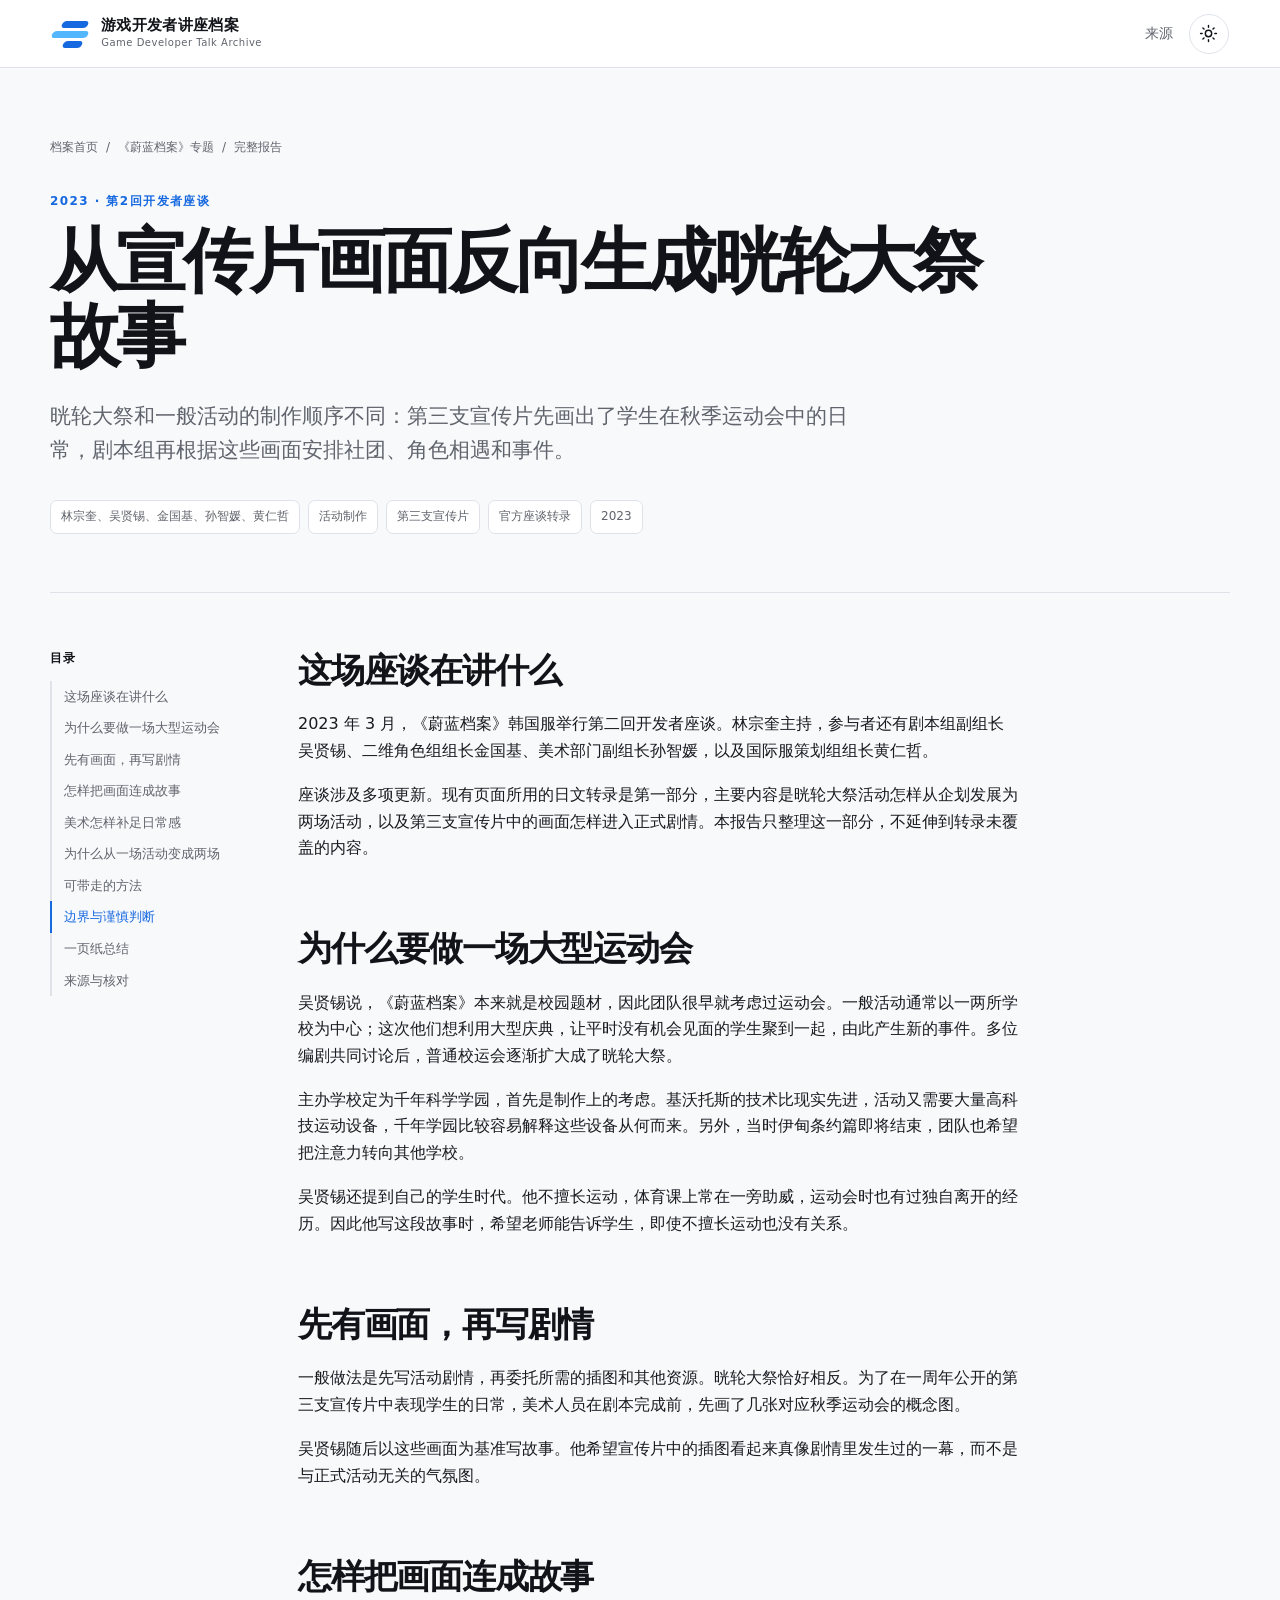
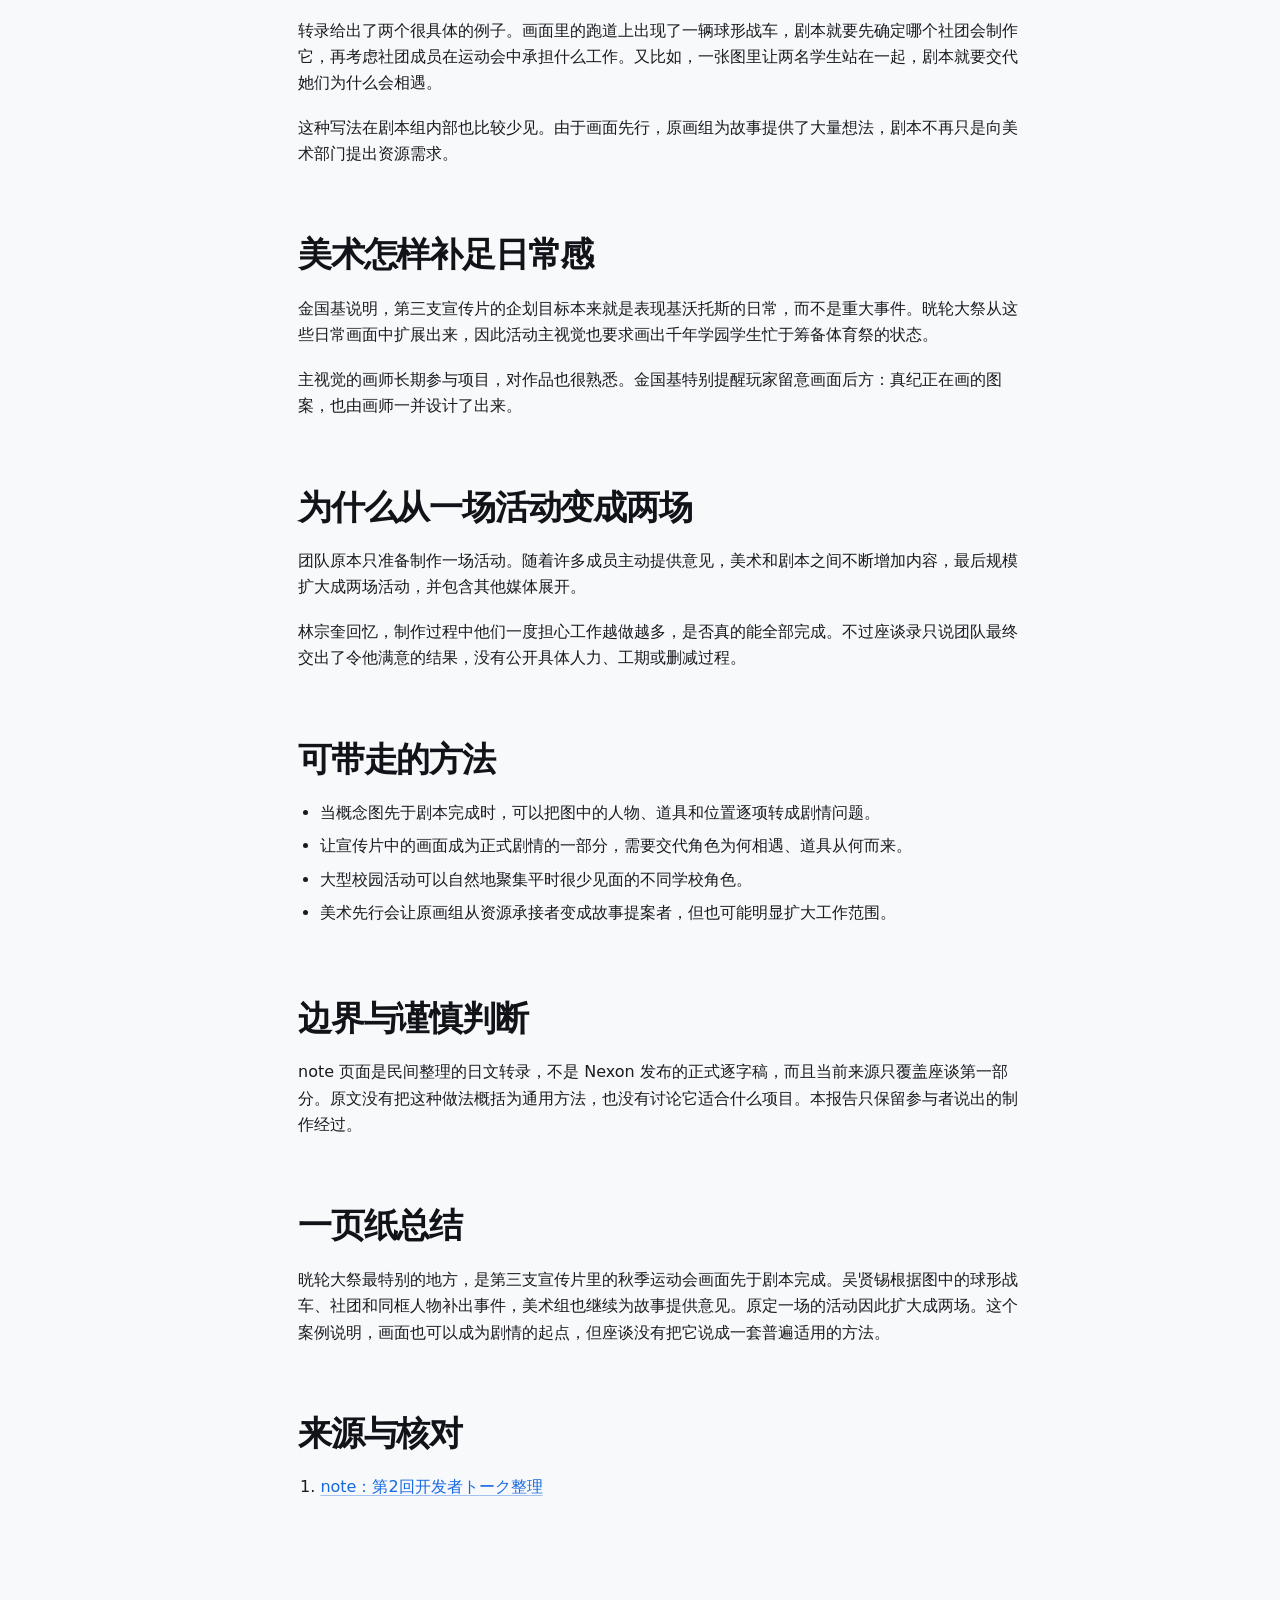
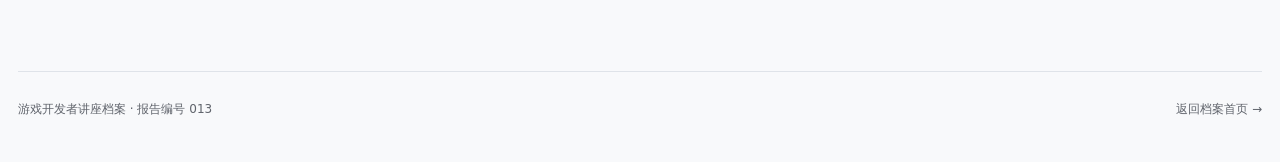
<file: reports/从宣传片画面反向生成晄轮大祭故事.html>
<!doctype html>
<html lang="zh-CN">
  <head>
    <meta charset="UTF-8" />
    <meta name="viewport" content="width=device-width, initial-scale=1.0" />
    <meta name="description" content="2023 年第二回开发者座谈：晄轮大祭如何从第三支宣传片中的概念图发展为活动剧情的中文结构化报告。" />
    <meta name="color-scheme" content="light dark" />
    <title>从宣传片画面反向生成晄轮大祭故事｜游戏开发者讲座档案</title>
    <link rel="stylesheet" href="../assets/styles.css" />
  </head>
  <body>
    <header class="site-header">
      <a class="brand" href="../index.html" aria-label="返回档案首页">
        <span class="brand-mark" aria-hidden="true">
          <span></span><span></span><span></span>
        </span>
        <span>
          <strong>游戏开发者讲座档案</strong>
          <small>Game Developer Talk Archive</small>
        </span>
      </a>
      <nav class="header-actions" aria-label="页面工具">
        <a class="text-link" href="#sources">来源</a>
        <button class="icon-button" id="theme-toggle" type="button" aria-label="切换深色模式">
          <svg class="sun-icon" viewBox="0 0 24 24" aria-hidden="true">
            <circle cx="12" cy="12" r="4"></circle>
            <path d="M12 2v2M12 20v2M4.93 4.93l1.42 1.42M17.66 17.66l1.41 1.41M2 12h2M20 12h2M4.93 19.07l1.42-1.42M17.66 6.34l1.41-1.41"></path>
          </svg>
          <svg class="moon-icon" viewBox="0 0 24 24" aria-hidden="true">
            <path d="M21 12.79A9 9 0 1 1 11.21 3 7 7 0 0 0 21 12.79Z"></path>
          </svg>
        </button>
      </nav>
    </header>
    <main class="report-main">
      <header class="report-hero">
        <nav class="breadcrumb" aria-label="面包屑导航">
          <a href="../index.html">档案首页</a>
          <span>/</span>
          <span>《蔚蓝档案》专题</span>
          <span>/</span>
          <span>完整报告</span>
        </nav>
        <p class="eyebrow">2023 · 第2回开发者座谈</p>
        <h1>从宣传片画面反向生成晄轮大祭故事</h1>
        <p class="report-deck">晄轮大祭和一般活动的制作顺序不同：第三支宣传片先画出了学生在秋季运动会中的日常，剧本组再根据这些画面安排社团、角色相遇和事件。</p>
        <div class="report-meta">
          <span>林宗奎、吴贤锡、金国基、孙智媛、黄仁哲</span><span>活动制作</span><span>第三支宣传片</span><span>官方座谈转录</span><span>2023</span>
        </div>
      </header>
      <div class="report-layout">
        <aside class="report-toc" aria-label="文章目录">
          <strong>目录</strong>
          <ol>
            <li><a href="#overview">这场座谈在讲什么</a></li><li><a href="#festival">为什么要做一场大型运动会</a></li><li><a href="#reverse">先有画面，再写剧情</a></li><li><a href="#connect">怎样把画面连成故事</a></li><li><a href="#art">美术怎样补足日常感</a></li><li><a href="#scale">为什么从一场活动变成两场</a></li><li><a href="#methods">可带走的方法</a></li><li><a href="#limits">边界与谨慎判断</a></li><li><a href="#summary">一页纸总结</a></li><li><a href="#sources">来源与核对</a></li>
          </ol>
        </aside>
        <article class="report-content">

          <section id="overview">
            <h2>这场座谈在讲什么</h2>
            <p>2023 年 3 月，《蔚蓝档案》韩国服举行第二回开发者座谈。林宗奎主持，参与者还有剧本组副组长吴贤锡、二维角色组组长金国基、美术部门副组长孙智媛，以及国际服策划组组长黄仁哲。</p>
            <p>座谈涉及多项更新。现有页面所用的日文转录是第一部分，主要内容是晄轮大祭活动怎样从企划发展为两场活动，以及第三支宣传片中的画面怎样进入正式剧情。本报告只整理这一部分，不延伸到转录未覆盖的内容。</p>
          </section>
          <section id="festival">
            <h2>为什么要做一场大型运动会</h2>
            <p>吴贤锡说，《蔚蓝档案》本来就是校园题材，因此团队很早就考虑过运动会。一般活动通常以一两所学校为中心；这次他们想利用大型庆典，让平时没有机会见面的学生聚到一起，由此产生新的事件。多位编剧共同讨论后，普通校运会逐渐扩大成了晄轮大祭。</p>
            <p>主办学校定为千年科学学园，首先是制作上的考虑。基沃托斯的技术比现实先进，活动又需要大量高科技运动设备，千年学园比较容易解释这些设备从何而来。另外，当时伊甸条约篇即将结束，团队也希望把注意力转向其他学校。</p>
            <p>吴贤锡还提到自己的学生时代。他不擅长运动，体育课上常在一旁助威，运动会时也有过独自离开的经历。因此他写这段故事时，希望老师能告诉学生，即使不擅长运动也没有关系。</p>
          </section>
          <section id="reverse">
            <h2>先有画面，再写剧情</h2>
            <p>一般做法是先写活动剧情，再委托所需的插图和其他资源。晄轮大祭恰好相反。为了在一周年公开的第三支宣传片中表现学生的日常，美术人员在剧本完成前，先画了几张对应秋季运动会的概念图。</p>
            <p>吴贤锡随后以这些画面为基准写故事。他希望宣传片中的插图看起来真像剧情里发生过的一幕，而不是与正式活动无关的气氛图。</p>
          </section>
          <section id="connect">
            <h2>怎样把画面连成故事</h2>
            <p>转录给出了两个很具体的例子。画面里的跑道上出现了一辆球形战车，剧本就要先确定哪个社团会制作它，再考虑社团成员在运动会中承担什么工作。又比如，一张图里让两名学生站在一起，剧本就要交代她们为什么会相遇。</p>
            <p>这种写法在剧本组内部也比较少见。由于画面先行，原画组为故事提供了大量想法，剧本不再只是向美术部门提出资源需求。</p>
          </section>
          <section id="art">
            <h2>美术怎样补足日常感</h2>
            <p>金国基说明，第三支宣传片的企划目标本来就是表现基沃托斯的日常，而不是重大事件。晄轮大祭从这些日常画面中扩展出来，因此活动主视觉也要求画出千年学园学生忙于筹备体育祭的状态。</p>
            <p>主视觉的画师长期参与项目，对作品也很熟悉。金国基特别提醒玩家留意画面后方：真纪正在画的图案，也由画师一并设计了出来。</p>
          </section>
          <section id="scale">
            <h2>为什么从一场活动变成两场</h2>
            <p>团队原本只准备制作一场活动。随着许多成员主动提供意见，美术和剧本之间不断增加内容，最后规模扩大成两场活动，并包含其他媒体展开。</p>
            <p>林宗奎回忆，制作过程中他们一度担心工作越做越多，是否真的能全部完成。不过座谈录只说团队最终交出了令他满意的结果，没有公开具体人力、工期或删减过程。</p>
          </section>
          <section id="methods">
            <h2>可带走的方法</h2>
            <ul>
              <li>当概念图先于剧本完成时，可以把图中的人物、道具和位置逐项转成剧情问题。</li>
              <li>让宣传片中的画面成为正式剧情的一部分，需要交代角色为何相遇、道具从何而来。</li>
              <li>大型校园活动可以自然地聚集平时很少见面的不同学校角色。</li>
              <li>美术先行会让原画组从资源承接者变成故事提案者，但也可能明显扩大工作范围。</li>
            </ul>
          </section>
          <section id="limits">
            <h2>边界与谨慎判断</h2>
            <p>note 页面是民间整理的日文转录，不是 Nexon 发布的正式逐字稿，而且当前来源只覆盖座谈第一部分。原文没有把这种做法概括为通用方法，也没有讨论它适合什么项目。本报告只保留参与者说出的制作经过。</p>
          </section>
          <section id="summary">
            <h2>一页纸总结</h2>
            <p>晄轮大祭最特别的地方，是第三支宣传片里的秋季运动会画面先于剧本完成。吴贤锡根据图中的球形战车、社团和同框人物补出事件，美术组也继续为故事提供意见。原定一场的活动因此扩大成两场。这个案例说明，画面也可以成为剧情的起点，但座谈没有把它说成一套普遍适用的方法。</p>
          </section>
          <section id="sources">
            <h2>来源与核对</h2>
            <ol>
              <li><a href="https://note.com/jinchangz/n/n284a3029ea3c" target="_blank" rel="noreferrer">note：第2回开发者トーク整理</a></li>
            </ol>
          </section>

        </article>
      </div>
    </main>
    <footer class="site-footer">
      <p>游戏开发者讲座档案 · 报告编号 013</p>
      <a href="../index.html">返回档案首页 →</a>
    </footer>
    <script src="../assets/app.js"></script>
  </body>
</html>
</file>
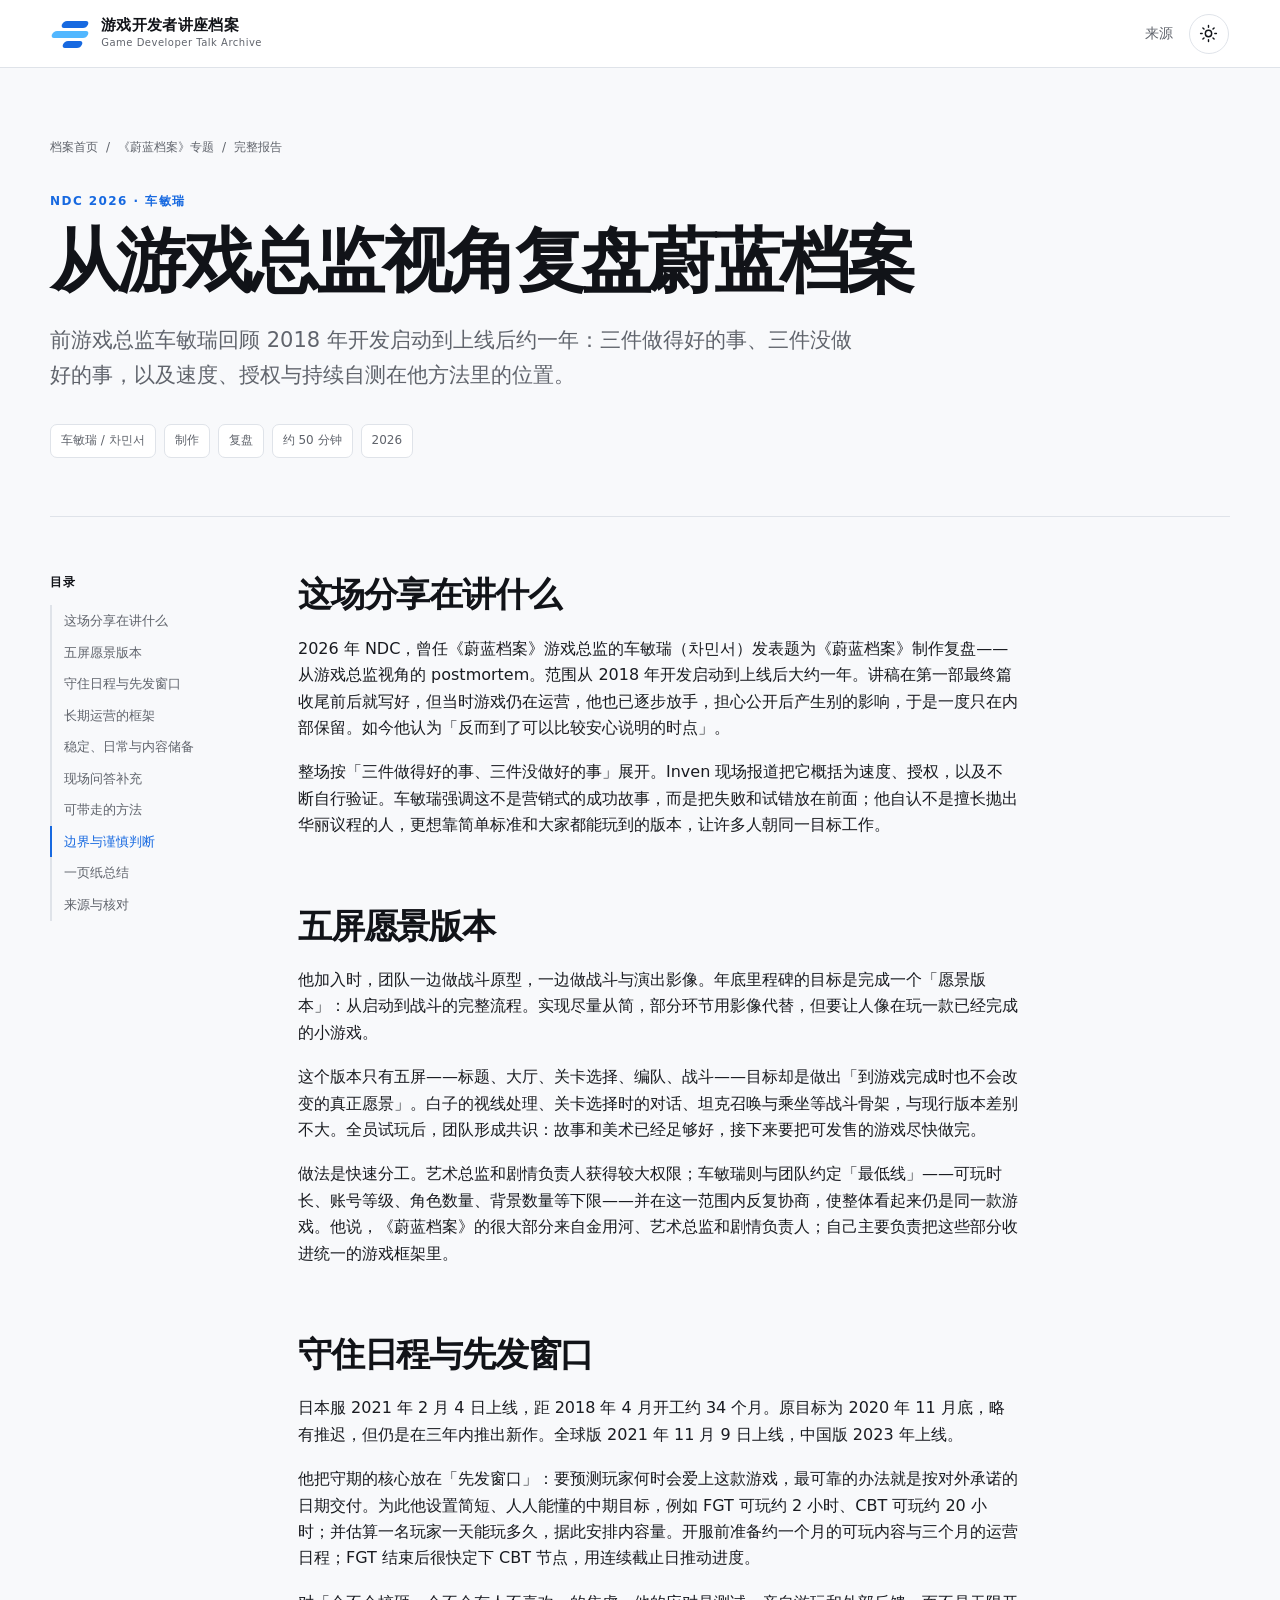
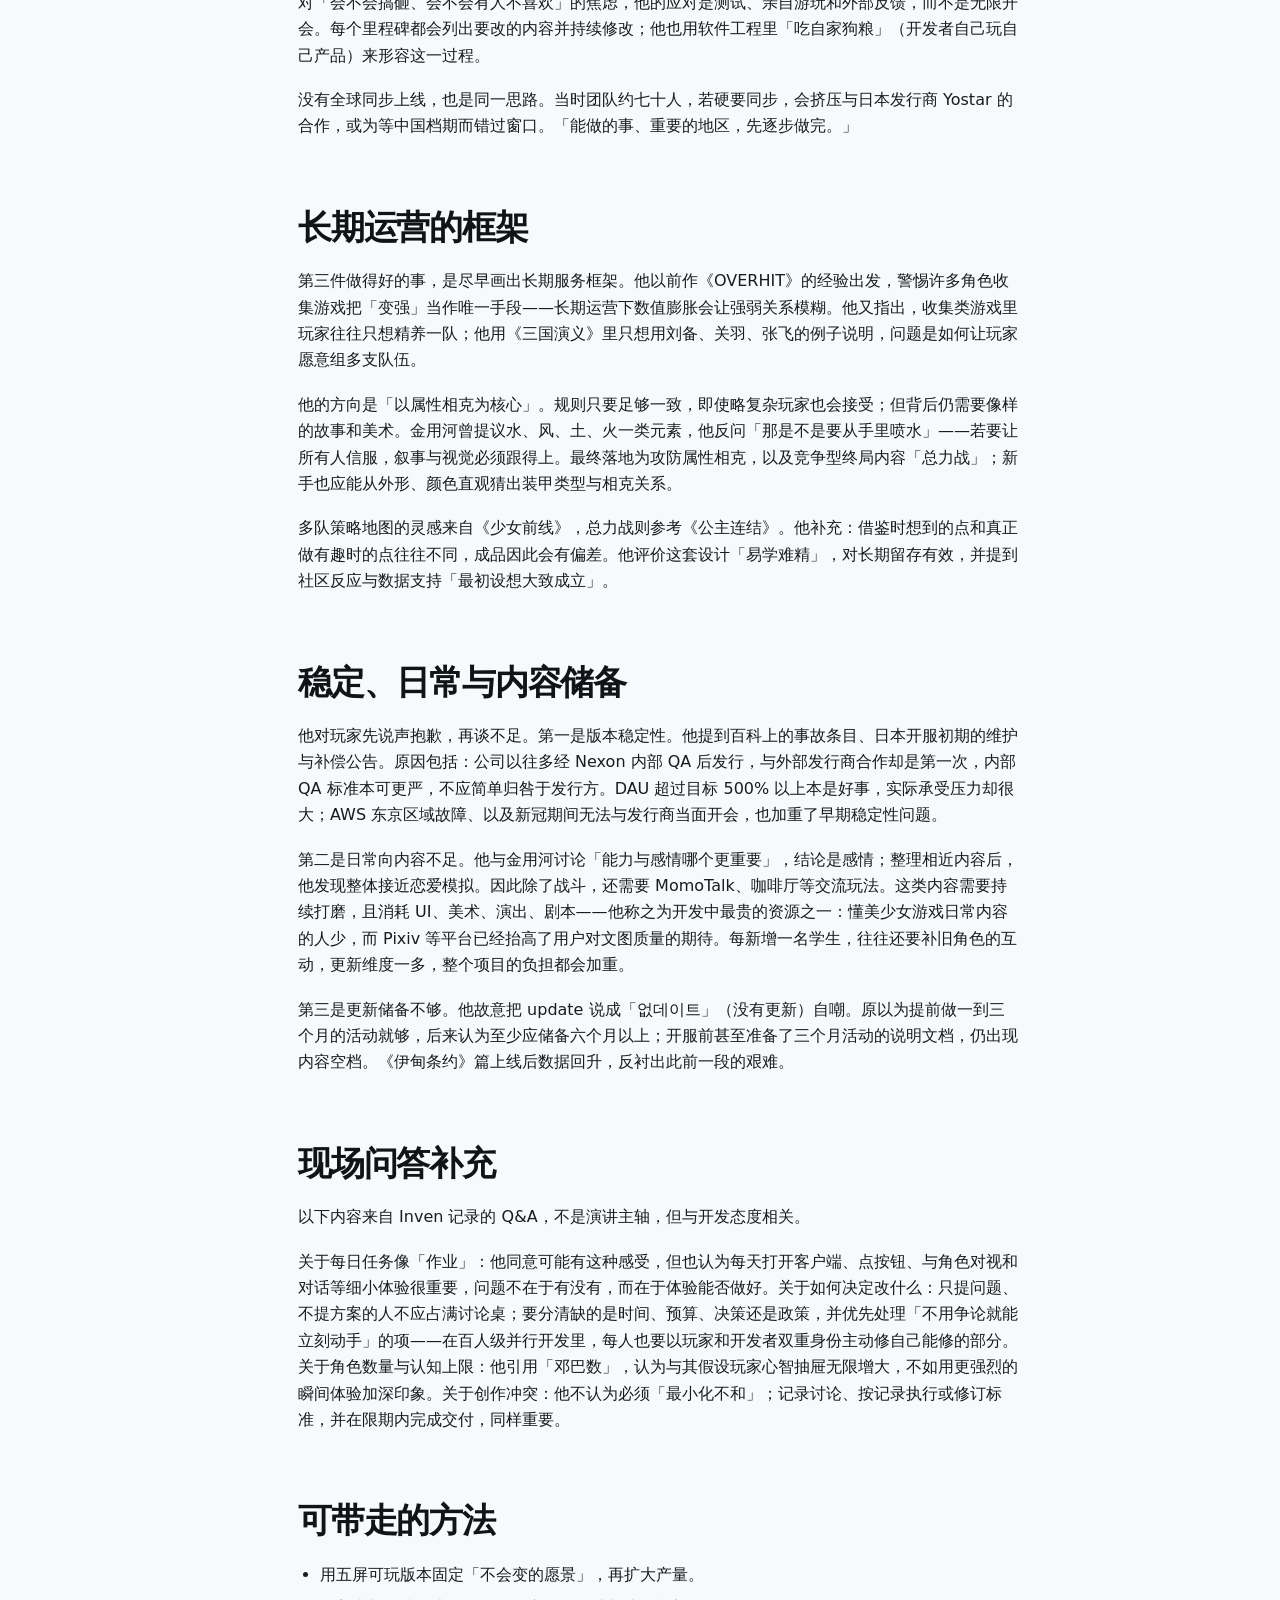
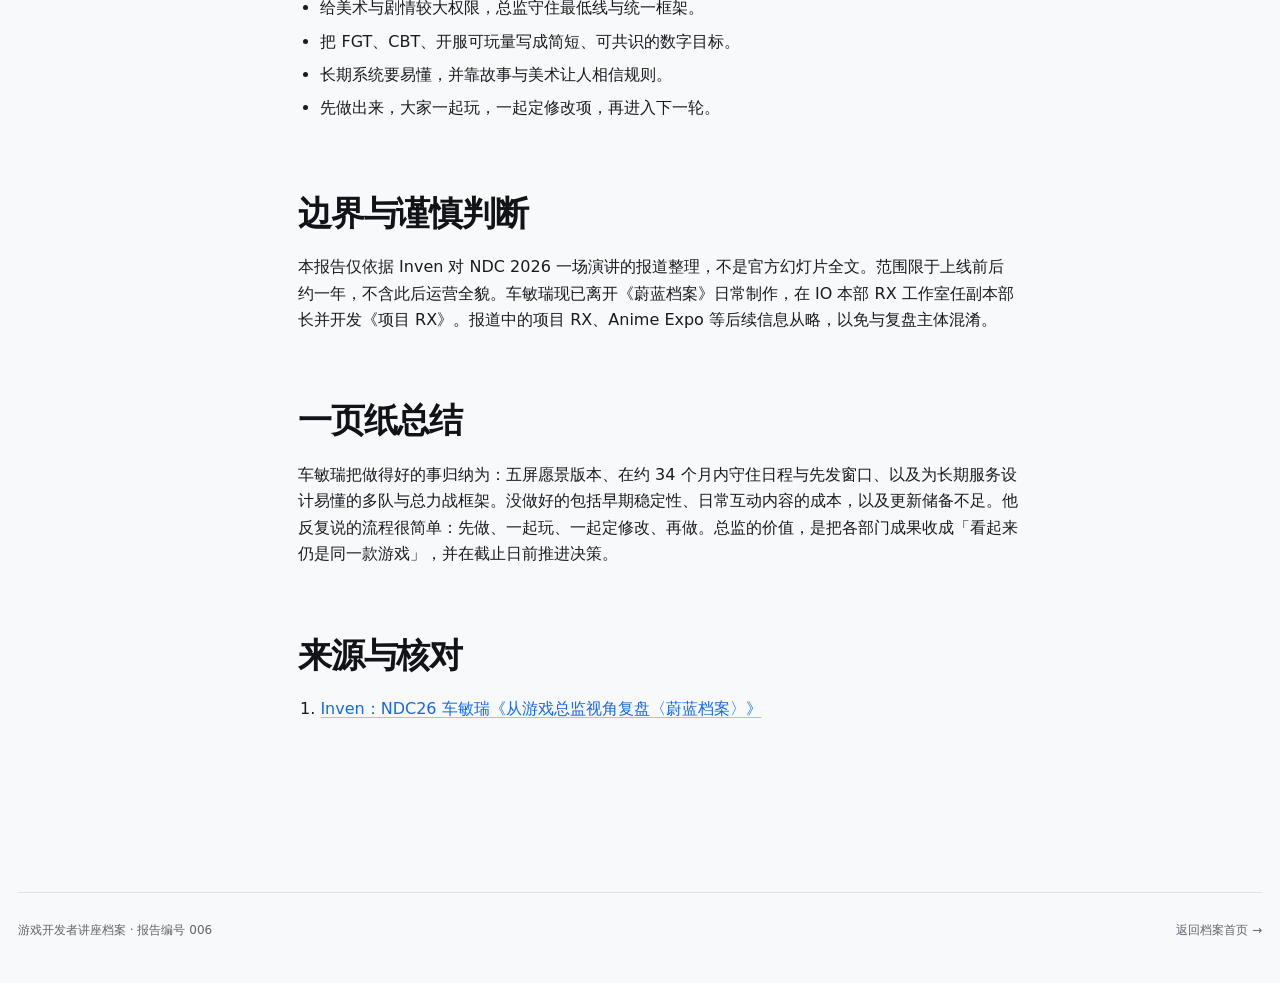
<file: reports/从游戏总监视角复盘蔚蓝档案.html>
﻿<!doctype html>
<html lang="zh-CN">
  <head>
    <meta charset="UTF-8" />
    <meta name="viewport" content="width=device-width, initial-scale=1.0" />
    <meta name="description" content="车敏瑞在 NDC 2026 从游戏总监视角复盘《蔚蓝档案》开发：五屏愿景版本、日程、长期框架，以及稳定性与内容准备的不足。" />
    <meta name="color-scheme" content="light dark" />
    <title>从游戏总监视角复盘蔚蓝档案｜游戏开发者讲座档案</title>
    <link rel="stylesheet" href="../assets/styles.css?v=2" />
  </head>
  <body>
    <header class="site-header">
      <a class="brand" href="../index.html" aria-label="返回档案首页">
        <span class="brand-mark" aria-hidden="true">
          <span></span><span></span><span></span>
        </span>
        <span>
          <strong>游戏开发者讲座档案</strong>
          <small>Game Developer Talk Archive</small>
        </span>
      </a>
      <nav class="header-actions" aria-label="页面工具">
        <a class="text-link" href="#sources">来源</a>
        <button class="icon-button" id="theme-toggle" type="button" aria-label="切换深色模式">
          <svg class="sun-icon" viewBox="0 0 24 24" aria-hidden="true">
            <circle cx="12" cy="12" r="4"></circle>
            <path d="M12 2v2M12 20v2M4.93 4.93l1.42 1.42M17.66 17.66l1.41 1.41M2 12h2M20 12h2M4.93 19.07l1.42-1.42M17.66 6.34l1.41-1.41"></path>
          </svg>
          <svg class="moon-icon" viewBox="0 0 24 24" aria-hidden="true">
            <path d="M21 12.79A9 9 0 1 1 11.21 3 7 7 0 0 0 21 12.79Z"></path>
          </svg>
        </button>
      </nav>
    </header>
    <main class="report-main">
      <header class="report-hero">
        <nav class="breadcrumb" aria-label="面包屑导航">
          <a href="../index.html">档案首页</a>
          <span>/</span>
          <span>《蔚蓝档案》专题</span>
          <span>/</span>
          <span>完整报告</span>
        </nav>
        <p class="eyebrow">NDC 2026 · 车敏瑞</p>
        <h1>从游戏总监视角复盘蔚蓝档案</h1>
        <p class="report-deck">前游戏总监车敏瑞回顾 2018 年开发启动到上线后约一年：三件做得好的事、三件没做好的事，以及速度、授权与持续自测在他方法里的位置。</p>
        <div class="report-meta">
          <span>车敏瑞 / 차민서</span><span>制作</span><span>复盘</span><span>约 50 分钟</span><span>2026</span>
        </div>
      </header>
      <div class="report-layout">
        <aside class="report-toc" aria-label="文章目录">
          <strong>目录</strong>
          <ol>
            <li><a href="#overview">这场分享在讲什么</a></li><li><a href="#vision">五屏愿景版本</a></li><li><a href="#schedule">守住日程与先发窗口</a></li><li><a href="#liveframe">长期运营的框架</a></li><li><a href="#misses">稳定、日常与内容储备</a></li><li><a href="#qa">现场问答补充</a></li><li><a href="#methods">可带走的方法</a></li><li><a href="#limits">边界与谨慎判断</a></li><li><a href="#summary">一页纸总结</a></li><li><a href="#sources">来源与核对</a></li>
          </ol>
        </aside>
        <article class="report-content">

          <section id="overview">
            <h2>这场分享在讲什么</h2>
            <p>2026 年 NDC，曾任《蔚蓝档案》游戏总监的车敏瑞（차민서）发表题为《蔚蓝档案》制作复盘——从游戏总监视角的 postmortem。范围从 2018 年开发启动到上线后大约一年。讲稿在第一部最终篇收尾前后就写好，但当时游戏仍在运营，他也已逐步放手，担心公开后产生别的影响，于是一度只在内部保留。如今他认为「反而到了可以比较安心说明的时点」。</p>
            <p>整场按「三件做得好的事、三件没做好的事」展开。Inven 现场报道把它概括为速度、授权，以及不断自行验证。车敏瑞强调这不是营销式的成功故事，而是把失败和试错放在前面；他自认不是擅长抛出华丽议程的人，更想靠简单标准和大家都能玩到的版本，让许多人朝同一目标工作。</p>
          </section>
          <section id="vision">
            <h2>五屏愿景版本</h2>
            <p>他加入时，团队一边做战斗原型，一边做战斗与演出影像。年底里程碑的目标是完成一个「愿景版本」：从启动到战斗的完整流程。实现尽量从简，部分环节用影像代替，但要让人像在玩一款已经完成的小游戏。</p>
            <p>这个版本只有五屏——标题、大厅、关卡选择、编队、战斗——目标却是做出「到游戏完成时也不会改变的真正愿景」。白子的视线处理、关卡选择时的对话、坦克召唤与乘坐等战斗骨架，与现行版本差别不大。全员试玩后，团队形成共识：故事和美术已经足够好，接下来要把可发售的游戏尽快做完。</p>
            <p>做法是快速分工。艺术总监和剧情负责人获得较大权限；车敏瑞则与团队约定「最低线」——可玩时长、账号等级、角色数量、背景数量等下限——并在这一范围内反复协商，使整体看起来仍是同一款游戏。他说，《蔚蓝档案》的很大部分来自金用河、艺术总监和剧情负责人；自己主要负责把这些部分收进统一的游戏框架里。</p>
          </section>
          <section id="schedule">
            <h2>守住日程与先发窗口</h2>
            <p>日本服 2021 年 2 月 4 日上线，距 2018 年 4 月开工约 34 个月。原目标为 2020 年 11 月底，略有推迟，但仍是在三年内推出新作。全球版 2021 年 11 月 9 日上线，中国版 2023 年上线。</p>
            <p>他把守期的核心放在「先发窗口」：要预测玩家何时会爱上这款游戏，最可靠的办法就是按对外承诺的日期交付。为此他设置简短、人人能懂的中期目标，例如 FGT 可玩约 2 小时、CBT 可玩约 20 小时；并估算一名玩家一天能玩多久，据此安排内容量。开服前准备约一个月的可玩内容与三个月的运营日程；FGT 结束后很快定下 CBT 节点，用连续截止日推动进度。</p>
            <p>对「会不会搞砸、会不会有人不喜欢」的焦虑，他的应对是测试、亲自游玩和外部反馈，而不是无限开会。每个里程碑都会列出要改的内容并持续修改；他也用软件工程里「吃自家狗粮」（开发者自己玩自己产品）来形容这一过程。</p>
            <p>没有全球同步上线，也是同一思路。当时团队约七十人，若硬要同步，会挤压与日本发行商 Yostar 的合作，或为等中国档期而错过窗口。「能做的事、重要的地区，先逐步做完。」</p>
          </section>
          <section id="liveframe">
            <h2>长期运营的框架</h2>
            <p>第三件做得好的事，是尽早画出长期服务框架。他以前作《OVERHIT》的经验出发，警惕许多角色收集游戏把「变强」当作唯一手段——长期运营下数值膨胀会让强弱关系模糊。他又指出，收集类游戏里玩家往往只想精养一队；他用《三国演义》里只想用刘备、关羽、张飞的例子说明，问题是如何让玩家愿意组多支队伍。</p>
            <p>他的方向是「以属性相克为核心」。规则只要足够一致，即使略复杂玩家也会接受；但背后仍需要像样的故事和美术。金用河曾提议水、风、土、火一类元素，他反问「那是不是要从手里喷水」——若要让所有人信服，叙事与视觉必须跟得上。最终落地为攻防属性相克，以及竞争型终局内容「总力战」；新手也应能从外形、颜色直观猜出装甲类型与相克关系。</p>
            <p>多队策略地图的灵感来自《少女前线》，总力战则参考《公主连结》。他补充：借鉴时想到的点和真正做有趣时的点往往不同，成品因此会有偏差。他评价这套设计「易学难精」，对长期留存有效，并提到社区反应与数据支持「最初设想大致成立」。</p>
          </section>
          <section id="misses">
            <h2>稳定、日常与内容储备</h2>
            <p>他对玩家先说声抱歉，再谈不足。第一是版本稳定性。他提到百科上的事故条目、日本开服初期的维护与补偿公告。原因包括：公司以往多经 Nexon 内部 QA 后发行，与外部发行商合作却是第一次，内部 QA 标准本可更严，不应简单归咎于发行方。DAU 超过目标 500% 以上本是好事，实际承受压力却很大；AWS 东京区域故障、以及新冠期间无法与发行商当面开会，也加重了早期稳定性问题。</p>
            <p>第二是日常向内容不足。他与金用河讨论「能力与感情哪个更重要」，结论是感情；整理相近内容后，他发现整体接近恋爱模拟。因此除了战斗，还需要 MomoTalk、咖啡厅等交流玩法。这类内容需要持续打磨，且消耗 UI、美术、演出、剧本——他称之为开发中最贵的资源之一：懂美少女游戏日常内容的人少，而 Pixiv 等平台已经抬高了用户对文图质量的期待。每新增一名学生，往往还要补旧角色的互动，更新维度一多，整个项目的负担都会加重。</p>
            <p>第三是更新储备不够。他故意把 update 说成「없데이트」（没有更新）自嘲。原以为提前做一到三个月的活动就够，后来认为至少应储备六个月以上；开服前甚至准备了三个月活动的说明文档，仍出现内容空档。《伊甸条约》篇上线后数据回升，反衬出此前一段的艰难。</p>
          </section>
          <section id="qa">
            <h2>现场问答补充</h2>
            <p>以下内容来自 Inven 记录的 Q&amp;A，不是演讲主轴，但与开发态度相关。</p>
            <p>关于每日任务像「作业」：他同意可能有这种感受，但也认为每天打开客户端、点按钮、与角色对视和对话等细小体验很重要，问题不在于有没有，而在于体验能否做好。关于如何决定改什么：只提问题、不提方案的人不应占满讨论桌；要分清缺的是时间、预算、决策还是政策，并优先处理「不用争论就能立刻动手」的项——在百人级并行开发里，每人也要以玩家和开发者双重身份主动修自己能修的部分。关于角色数量与认知上限：他引用「邓巴数」，认为与其假设玩家心智抽屉无限增大，不如用更强烈的瞬间体验加深印象。关于创作冲突：他不认为必须「最小化不和」；记录讨论、按记录执行或修订标准，并在限期内完成交付，同样重要。</p>
          </section>
          <section id="methods">
            <h2>可带走的方法</h2>
            <ul>
              <li>用五屏可玩版本固定「不会变的愿景」，再扩大产量。</li>
              <li>给美术与剧情较大权限，总监守住最低线与统一框架。</li>
              <li>把 FGT、CBT、开服可玩量写成简短、可共识的数字目标。</li>
              <li>长期系统要易懂，并靠故事与美术让人相信规则。</li>
              <li>先做出来，大家一起玩，一起定修改项，再进入下一轮。</li>
            </ul>
          </section>
          <section id="limits">
            <h2>边界与谨慎判断</h2>
            <p>本报告仅依据 Inven 对 NDC 2026 一场演讲的报道整理，不是官方幻灯片全文。范围限于上线前后约一年，不含此后运营全貌。车敏瑞现已离开《蔚蓝档案》日常制作，在 IO 本部 RX 工作室任副本部长并开发《项目 RX》。报道中的项目 RX、Anime Expo 等后续信息从略，以免与复盘主体混淆。</p>
          </section>
          <section id="summary">
            <h2>一页纸总结</h2>
            <p>车敏瑞把做得好的事归纳为：五屏愿景版本、在约 34 个月内守住日程与先发窗口、以及为长期服务设计易懂的多队与总力战框架。没做好的包括早期稳定性、日常互动内容的成本，以及更新储备不足。他反复说的流程很简单：先做、一起玩、一起定修改、再做。总监的价值，是把各部门成果收成「看起来仍是同一款游戏」，并在截止日前推进决策。</p>
          </section>
          <section id="sources">
            <h2>来源与核对</h2>
            <ol>
              <li><a href="https://www.inven.co.kr/webzine/news/?news=317567" target="_blank" rel="noreferrer">Inven：NDC26 车敏瑞《从游戏总监视角复盘〈蔚蓝档案〉》</a></li>
            </ol>
          </section>

        </article>
      </div>
    </main>
    <footer class="site-footer">
      <p>游戏开发者讲座档案 · 报告编号 006</p>
      <a href="../index.html">返回档案首页 →</a>
    </footer>
    <script src="../assets/app.js"></script>
  </body>
</html>
</file>
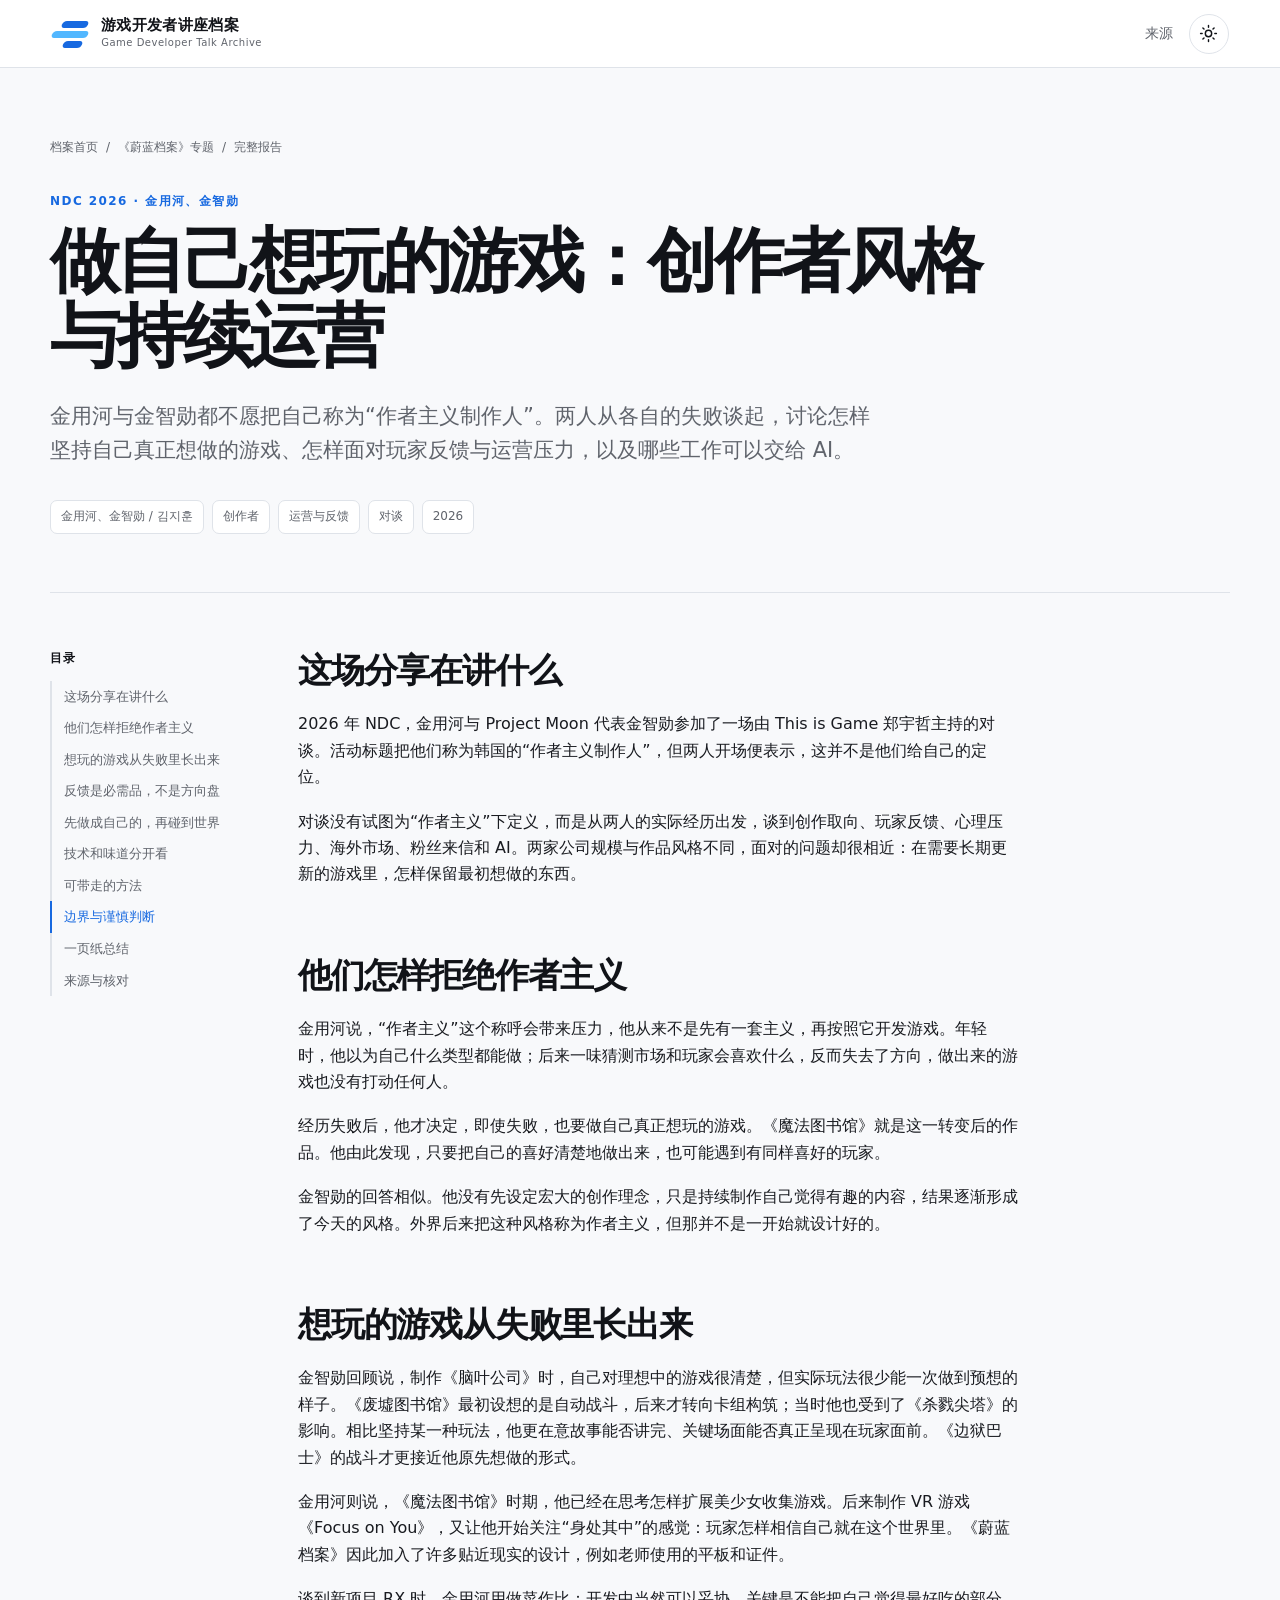
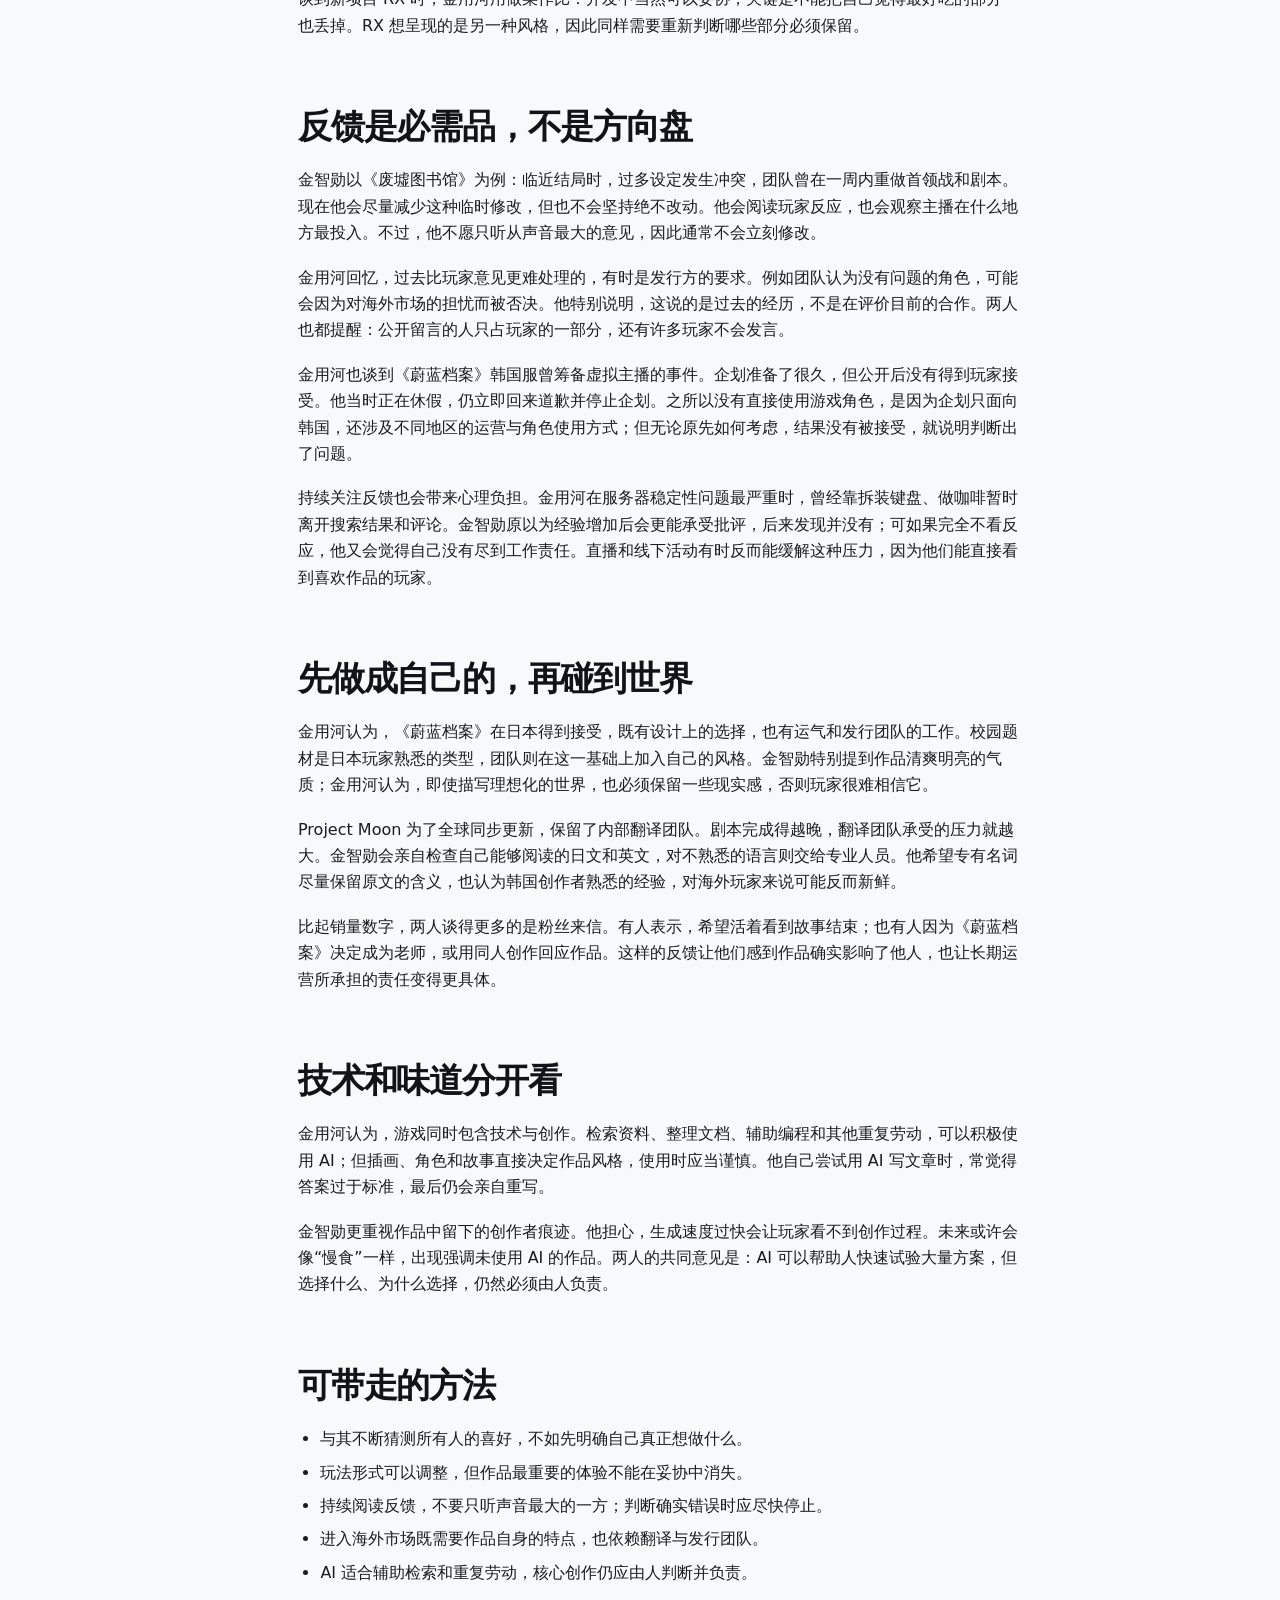
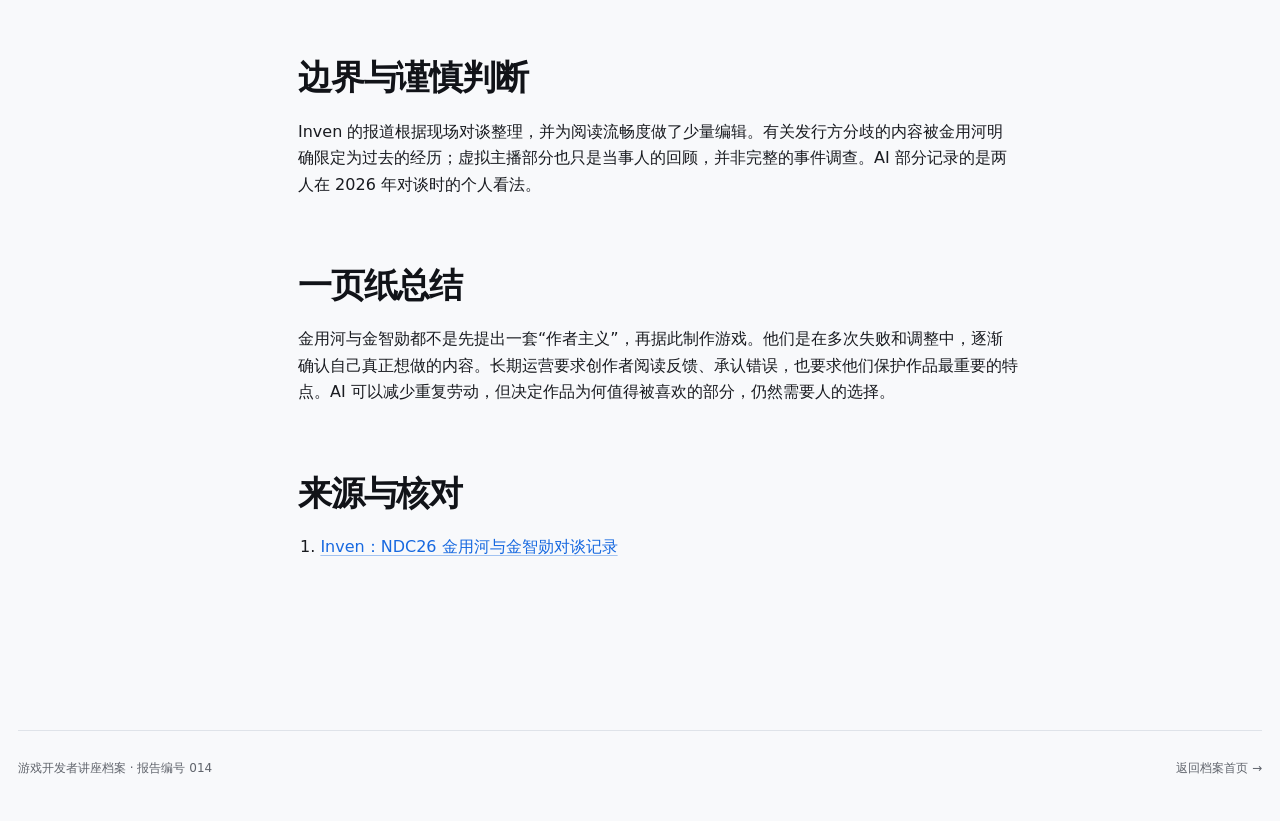
<file: reports/做自己想玩的游戏创作者风格与持续运营.html>
<!doctype html>
<html lang="zh-CN">
  <head>
    <meta charset="UTF-8" />
    <meta name="viewport" content="width=device-width, initial-scale=1.0" />
    <meta name="description" content="金用河与金智勋在 NDC 2026 对谈创作者口味、玩家反馈、全球运营与人工智能的中文结构化报告。" />
    <meta name="color-scheme" content="light dark" />
    <title>做自己想玩的游戏：创作者风格与持续运营｜游戏开发者讲座档案</title>
    <link rel="stylesheet" href="../assets/styles.css" />
  </head>
  <body>
    <header class="site-header">
      <a class="brand" href="../index.html" aria-label="返回档案首页">
        <span class="brand-mark" aria-hidden="true">
          <span></span><span></span><span></span>
        </span>
        <span>
          <strong>游戏开发者讲座档案</strong>
          <small>Game Developer Talk Archive</small>
        </span>
      </a>
      <nav class="header-actions" aria-label="页面工具">
        <a class="text-link" href="#sources">来源</a>
        <button class="icon-button" id="theme-toggle" type="button" aria-label="切换深色模式">
          <svg class="sun-icon" viewBox="0 0 24 24" aria-hidden="true">
            <circle cx="12" cy="12" r="4"></circle>
            <path d="M12 2v2M12 20v2M4.93 4.93l1.42 1.42M17.66 17.66l1.41 1.41M2 12h2M20 12h2M4.93 19.07l1.42-1.42M17.66 6.34l1.41-1.41"></path>
          </svg>
          <svg class="moon-icon" viewBox="0 0 24 24" aria-hidden="true">
            <path d="M21 12.79A9 9 0 1 1 11.21 3 7 7 0 0 0 21 12.79Z"></path>
          </svg>
        </button>
      </nav>
    </header>
    <main class="report-main">
      <header class="report-hero">
        <nav class="breadcrumb" aria-label="面包屑导航">
          <a href="../index.html">档案首页</a>
          <span>/</span>
          <span>《蔚蓝档案》专题</span>
          <span>/</span>
          <span>完整报告</span>
        </nav>
        <p class="eyebrow">NDC 2026 · 金用河、金智勋</p>
        <h1>做自己想玩的游戏：创作者风格与持续运营</h1>
        <p class="report-deck">金用河与金智勋都不愿把自己称为“作者主义制作人”。两人从各自的失败谈起，讨论怎样坚持自己真正想做的游戏、怎样面对玩家反馈与运营压力，以及哪些工作可以交给 AI。</p>
        <div class="report-meta">
          <span>金用河、金智勋 / 김지훈</span><span>创作者</span><span>运营与反馈</span><span>对谈</span><span>2026</span>
        </div>
      </header>
      <div class="report-layout">
        <aside class="report-toc" aria-label="文章目录">
          <strong>目录</strong>
          <ol>
            <li><a href="#overview">这场分享在讲什么</a></li><li><a href="#hat">他们怎样拒绝作者主义</a></li><li><a href="#taste">想玩的游戏从失败里长出来</a></li><li><a href="#feedback">反馈是必需品，不是方向盘</a></li><li><a href="#global">先做成自己的，再碰到世界</a></li><li><a href="#ai">技术和味道分开看</a></li><li><a href="#methods">可带走的方法</a></li><li><a href="#limits">边界与谨慎判断</a></li><li><a href="#summary">一页纸总结</a></li><li><a href="#sources">来源与核对</a></li>
          </ol>
        </aside>
        <article class="report-content">

          <section id="overview">
            <h2>这场分享在讲什么</h2>
            <p>2026 年 NDC，金用河与 Project Moon 代表金智勋参加了一场由 This is Game 郑宇哲主持的对谈。活动标题把他们称为韩国的“作者主义制作人”，但两人开场便表示，这并不是他们给自己的定位。</p>
            <p>对谈没有试图为“作者主义”下定义，而是从两人的实际经历出发，谈到创作取向、玩家反馈、心理压力、海外市场、粉丝来信和 AI。两家公司规模与作品风格不同，面对的问题却很相近：在需要长期更新的游戏里，怎样保留最初想做的东西。</p>
          </section>
          <section id="hat">
            <h2>他们怎样拒绝作者主义</h2>
            <p>金用河说，“作者主义”这个称呼会带来压力，他从来不是先有一套主义，再按照它开发游戏。年轻时，他以为自己什么类型都能做；后来一味猜测市场和玩家会喜欢什么，反而失去了方向，做出来的游戏也没有打动任何人。</p>
            <p>经历失败后，他才决定，即使失败，也要做自己真正想玩的游戏。《魔法图书馆》就是这一转变后的作品。他由此发现，只要把自己的喜好清楚地做出来，也可能遇到有同样喜好的玩家。</p>
            <p>金智勋的回答相似。他没有先设定宏大的创作理念，只是持续制作自己觉得有趣的内容，结果逐渐形成了今天的风格。外界后来把这种风格称为作者主义，但那并不是一开始就设计好的。</p>
          </section>
          <section id="taste">
            <h2>想玩的游戏从失败里长出来</h2>
            <p>金智勋回顾说，制作《脑叶公司》时，自己对理想中的游戏很清楚，但实际玩法很少能一次做到预想的样子。《废墟图书馆》最初设想的是自动战斗，后来才转向卡组构筑；当时他也受到了《杀戮尖塔》的影响。相比坚持某一种玩法，他更在意故事能否讲完、关键场面能否真正呈现在玩家面前。《边狱巴士》的战斗才更接近他原先想做的形式。</p>
            <p>金用河则说，《魔法图书馆》时期，他已经在思考怎样扩展美少女收集游戏。后来制作 VR 游戏《Focus on You》，又让他开始关注“身处其中”的感觉：玩家怎样相信自己就在这个世界里。《蔚蓝档案》因此加入了许多贴近现实的设计，例如老师使用的平板和证件。</p>
            <p>谈到新项目 RX 时，金用河用做菜作比：开发中当然可以妥协，关键是不能把自己觉得最好吃的部分也丢掉。RX 想呈现的是另一种风格，因此同样需要重新判断哪些部分必须保留。</p>
          </section>
          <section id="feedback">
            <h2>反馈是必需品，不是方向盘</h2>
            <p>金智勋以《废墟图书馆》为例：临近结局时，过多设定发生冲突，团队曾在一周内重做首领战和剧本。现在他会尽量减少这种临时修改，但也不会坚持绝不改动。他会阅读玩家反应，也会观察主播在什么地方最投入。不过，他不愿只听从声音最大的意见，因此通常不会立刻修改。</p>
            <p>金用河回忆，过去比玩家意见更难处理的，有时是发行方的要求。例如团队认为没有问题的角色，可能会因为对海外市场的担忧而被否决。他特别说明，这说的是过去的经历，不是在评价目前的合作。两人也都提醒：公开留言的人只占玩家的一部分，还有许多玩家不会发言。</p>
            <p>金用河也谈到《蔚蓝档案》韩国服曾筹备虚拟主播的事件。企划准备了很久，但公开后没有得到玩家接受。他当时正在休假，仍立即回来道歉并停止企划。之所以没有直接使用游戏角色，是因为企划只面向韩国，还涉及不同地区的运营与角色使用方式；但无论原先如何考虑，结果没有被接受，就说明判断出了问题。</p>
            <p>持续关注反馈也会带来心理负担。金用河在服务器稳定性问题最严重时，曾经靠拆装键盘、做咖啡暂时离开搜索结果和评论。金智勋原以为经验增加后会更能承受批评，后来发现并没有；可如果完全不看反应，他又会觉得自己没有尽到工作责任。直播和线下活动有时反而能缓解这种压力，因为他们能直接看到喜欢作品的玩家。</p>
          </section>
          <section id="global">
            <h2>先做成自己的，再碰到世界</h2>
            <p>金用河认为，《蔚蓝档案》在日本得到接受，既有设计上的选择，也有运气和发行团队的工作。校园题材是日本玩家熟悉的类型，团队则在这一基础上加入自己的风格。金智勋特别提到作品清爽明亮的气质；金用河认为，即使描写理想化的世界，也必须保留一些现实感，否则玩家很难相信它。</p>
            <p>Project Moon 为了全球同步更新，保留了内部翻译团队。剧本完成得越晚，翻译团队承受的压力就越大。金智勋会亲自检查自己能够阅读的日文和英文，对不熟悉的语言则交给专业人员。他希望专有名词尽量保留原文的含义，也认为韩国创作者熟悉的经验，对海外玩家来说可能反而新鲜。</p>
            <p>比起销量数字，两人谈得更多的是粉丝来信。有人表示，希望活着看到故事结束；也有人因为《蔚蓝档案》决定成为老师，或用同人创作回应作品。这样的反馈让他们感到作品确实影响了他人，也让长期运营所承担的责任变得更具体。</p>
          </section>
          <section id="ai">
            <h2>技术和味道分开看</h2>
            <p>金用河认为，游戏同时包含技术与创作。检索资料、整理文档、辅助编程和其他重复劳动，可以积极使用 AI；但插画、角色和故事直接决定作品风格，使用时应当谨慎。他自己尝试用 AI 写文章时，常觉得答案过于标准，最后仍会亲自重写。</p>
            <p>金智勋更重视作品中留下的创作者痕迹。他担心，生成速度过快会让玩家看不到创作过程。未来或许会像“慢食”一样，出现强调未使用 AI 的作品。两人的共同意见是：AI 可以帮助人快速试验大量方案，但选择什么、为什么选择，仍然必须由人负责。</p>
          </section>
          <section id="methods">
            <h2>可带走的方法</h2>
            <ul>
              <li>与其不断猜测所有人的喜好，不如先明确自己真正想做什么。</li>
              <li>玩法形式可以调整，但作品最重要的体验不能在妥协中消失。</li>
              <li>持续阅读反馈，不要只听声音最大的一方；判断确实错误时应尽快停止。</li>
              <li>进入海外市场既需要作品自身的特点，也依赖翻译与发行团队。</li>
              <li>AI 适合辅助检索和重复劳动，核心创作仍应由人判断并负责。</li>
            </ul>
          </section>
          <section id="limits">
            <h2>边界与谨慎判断</h2>
            <p>Inven 的报道根据现场对谈整理，并为阅读流畅度做了少量编辑。有关发行方分歧的内容被金用河明确限定为过去的经历；虚拟主播部分也只是当事人的回顾，并非完整的事件调查。AI 部分记录的是两人在 2026 年对谈时的个人看法。</p>
          </section>
          <section id="summary">
            <h2>一页纸总结</h2>
            <p>金用河与金智勋都不是先提出一套“作者主义”，再据此制作游戏。他们是在多次失败和调整中，逐渐确认自己真正想做的内容。长期运营要求创作者阅读反馈、承认错误，也要求他们保护作品最重要的特点。AI 可以减少重复劳动，但决定作品为何值得被喜欢的部分，仍然需要人的选择。</p>
          </section>
          <section id="sources">
            <h2>来源与核对</h2>
            <ol>
              <li><a href="https://www.inven.co.kr/webzine/news/?news=317517" target="_blank" rel="noreferrer">Inven：NDC26 金用河与金智勋对谈记录</a></li>
            </ol>
          </section>

        </article>
      </div>
    </main>
    <footer class="site-footer">
      <p>游戏开发者讲座档案 · 报告编号 014</p>
      <a href="../index.html">返回档案首页 →</a>
    </footer>
    <script src="../assets/app.js"></script>
  </body>
</html>
</file>
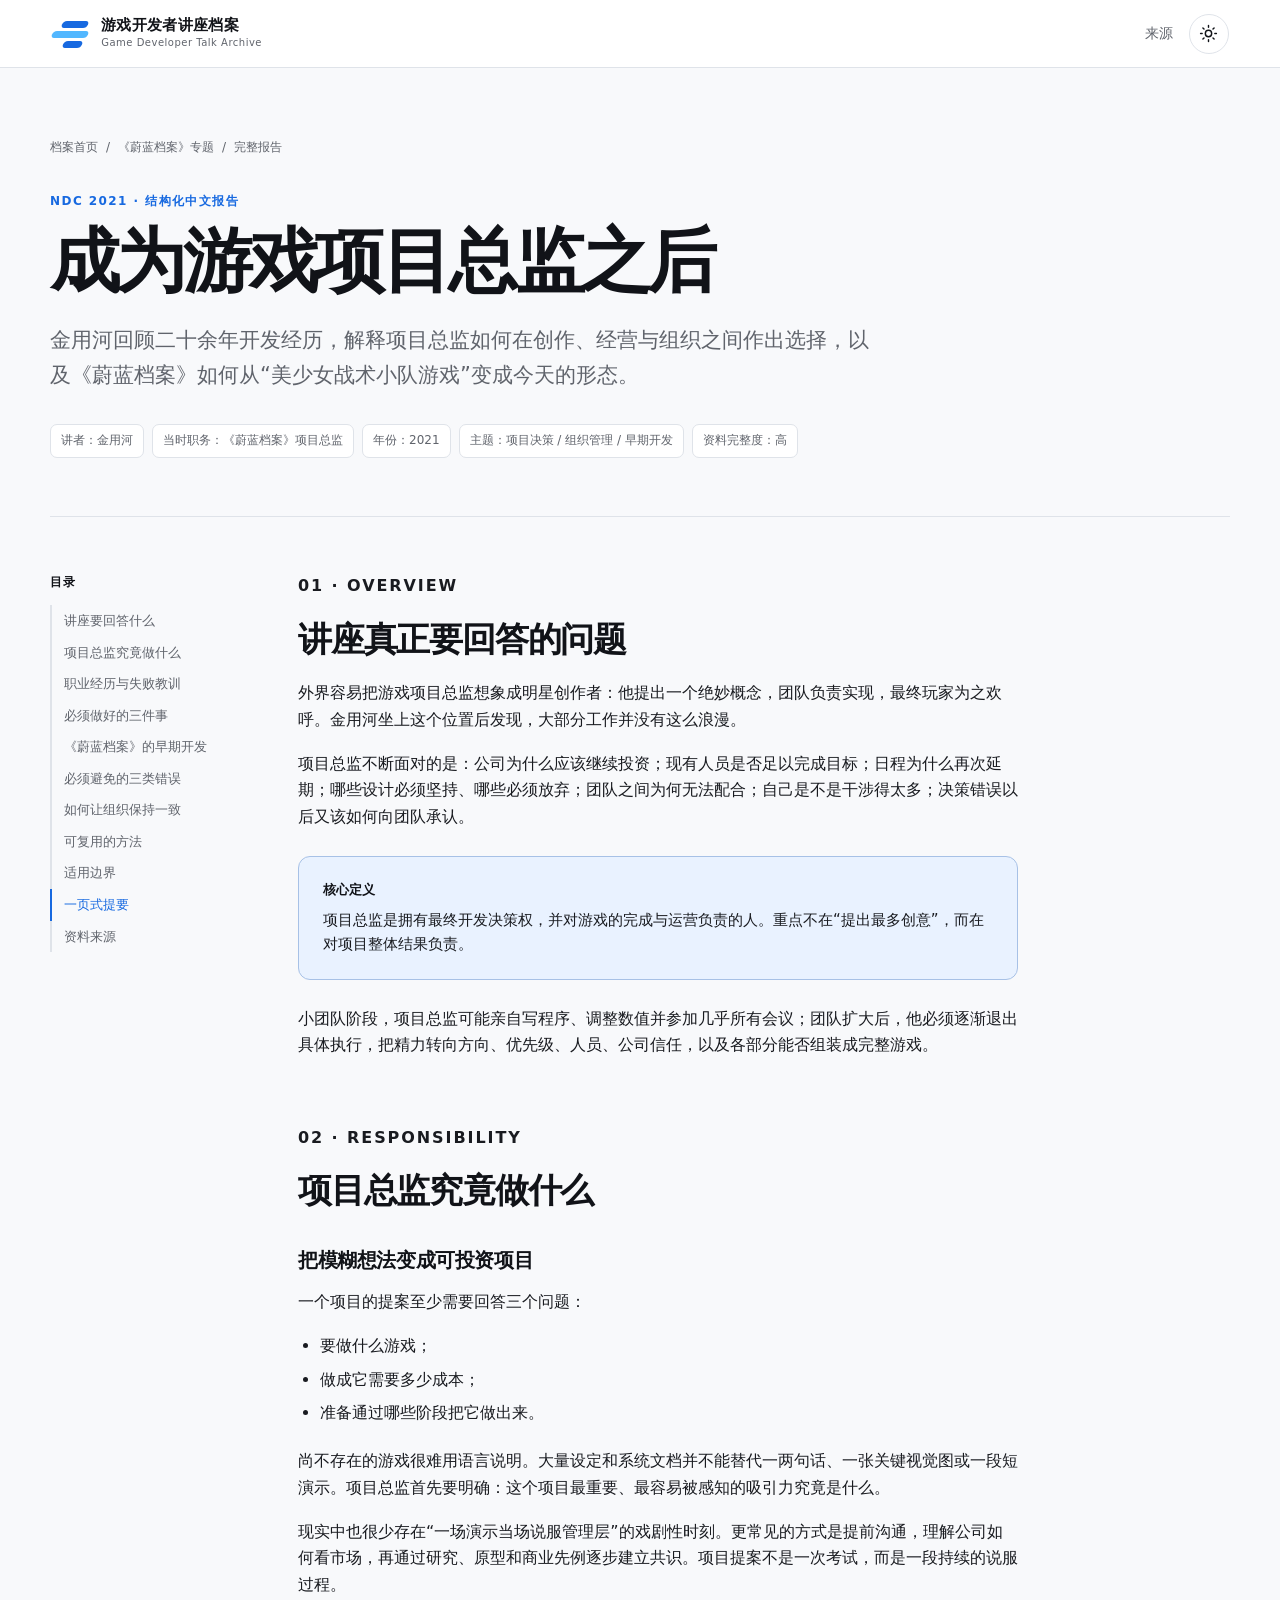
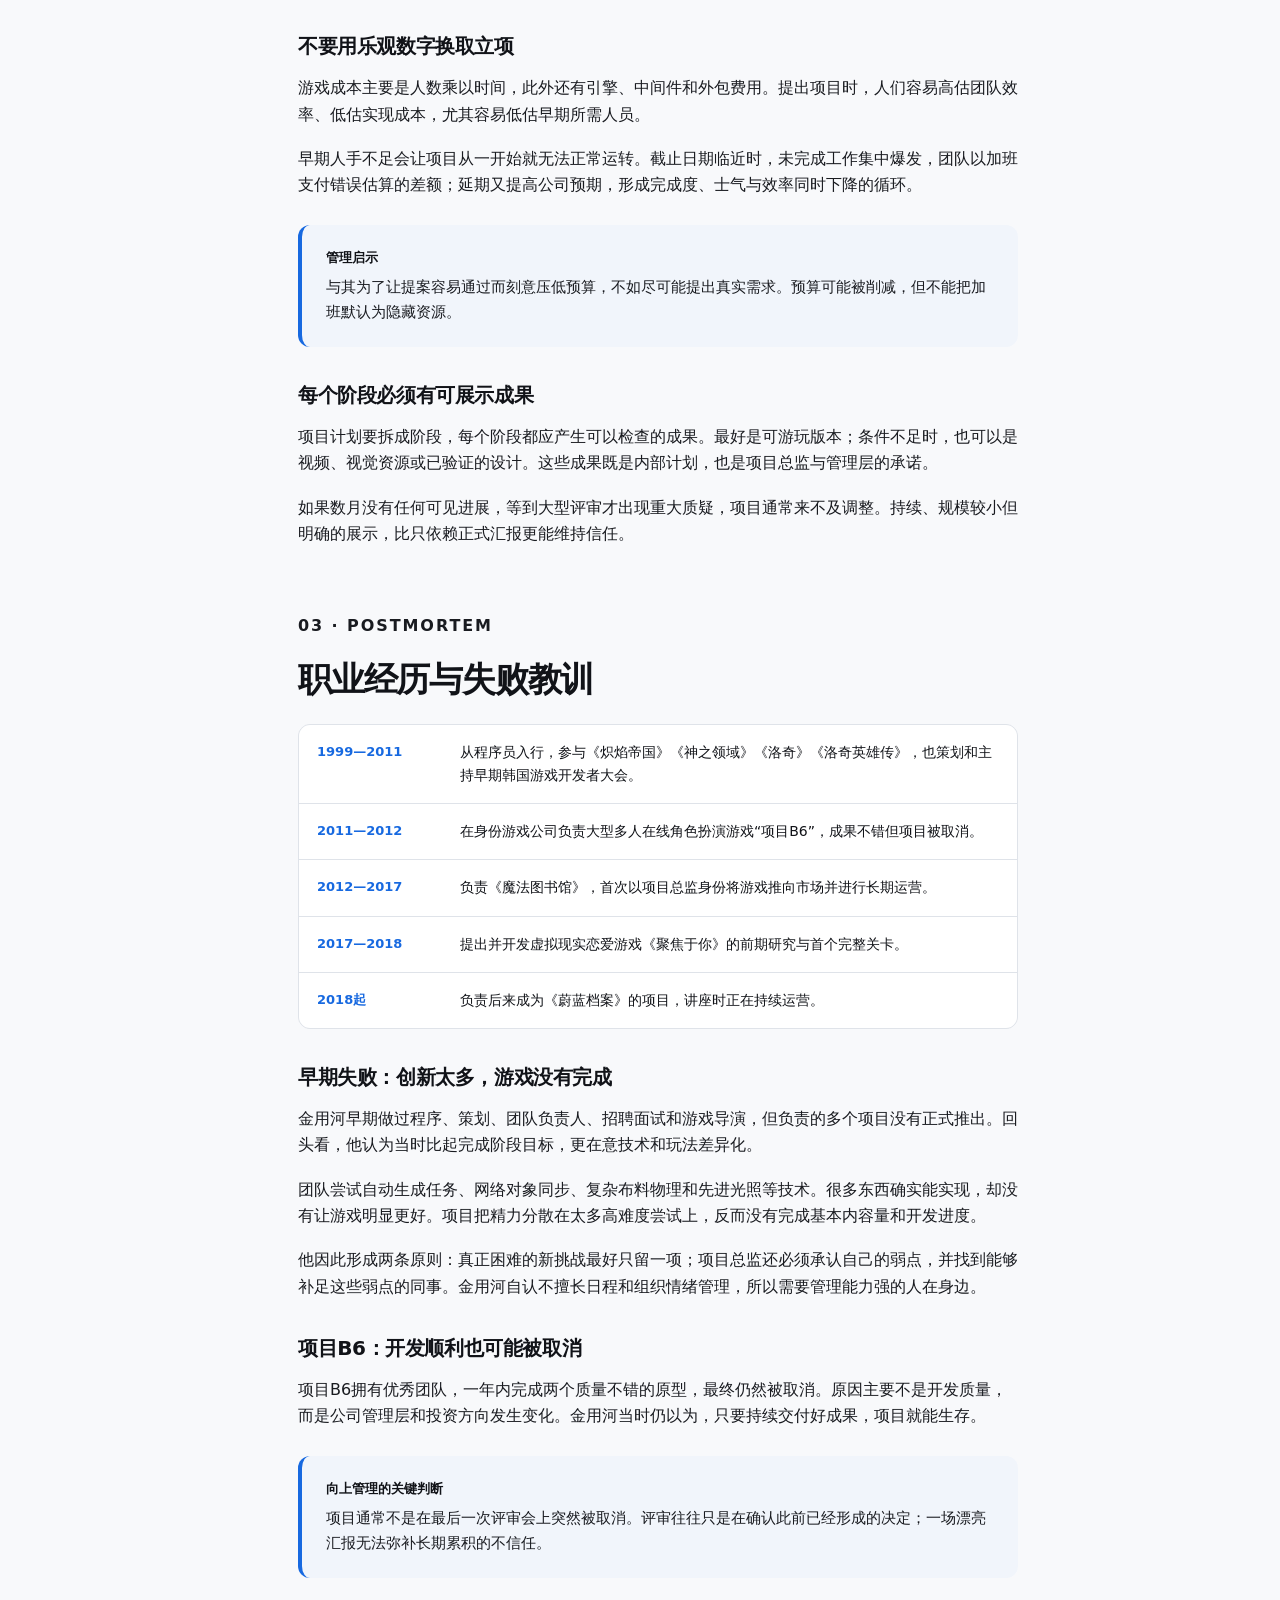
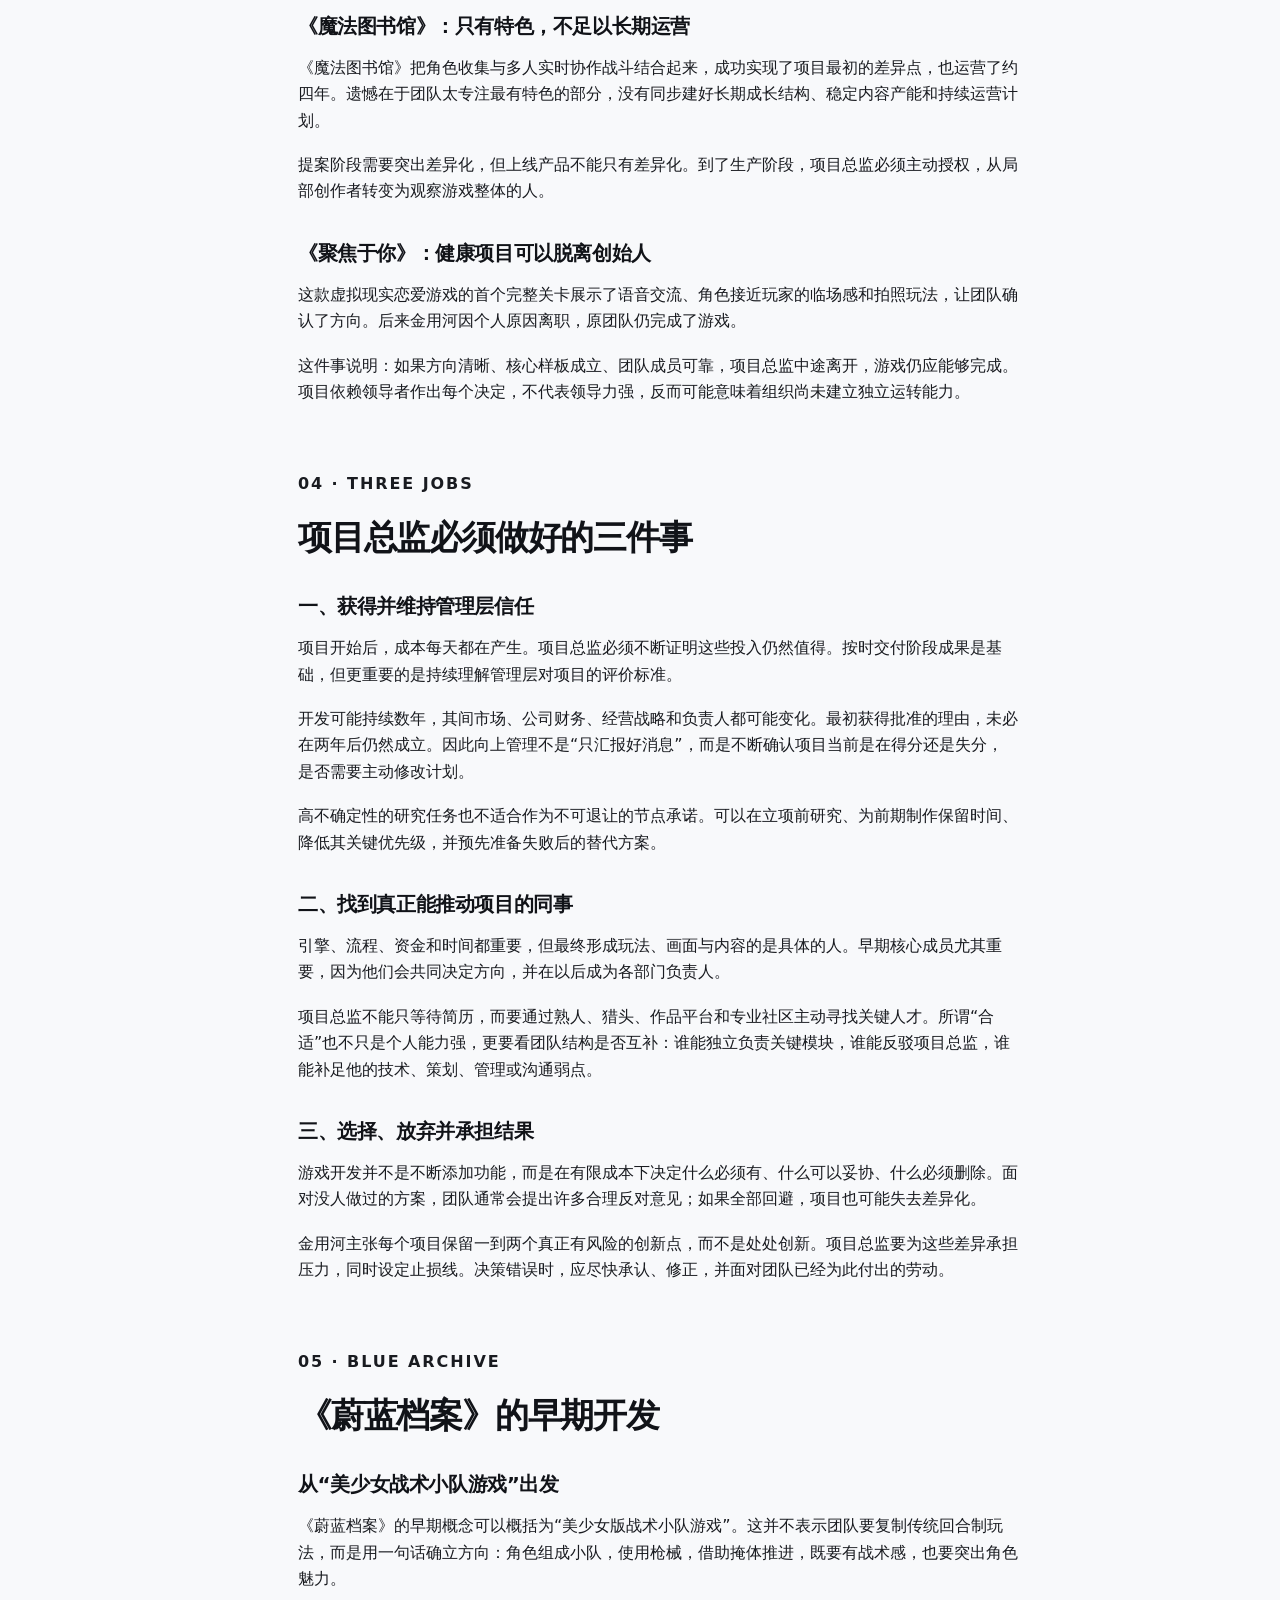
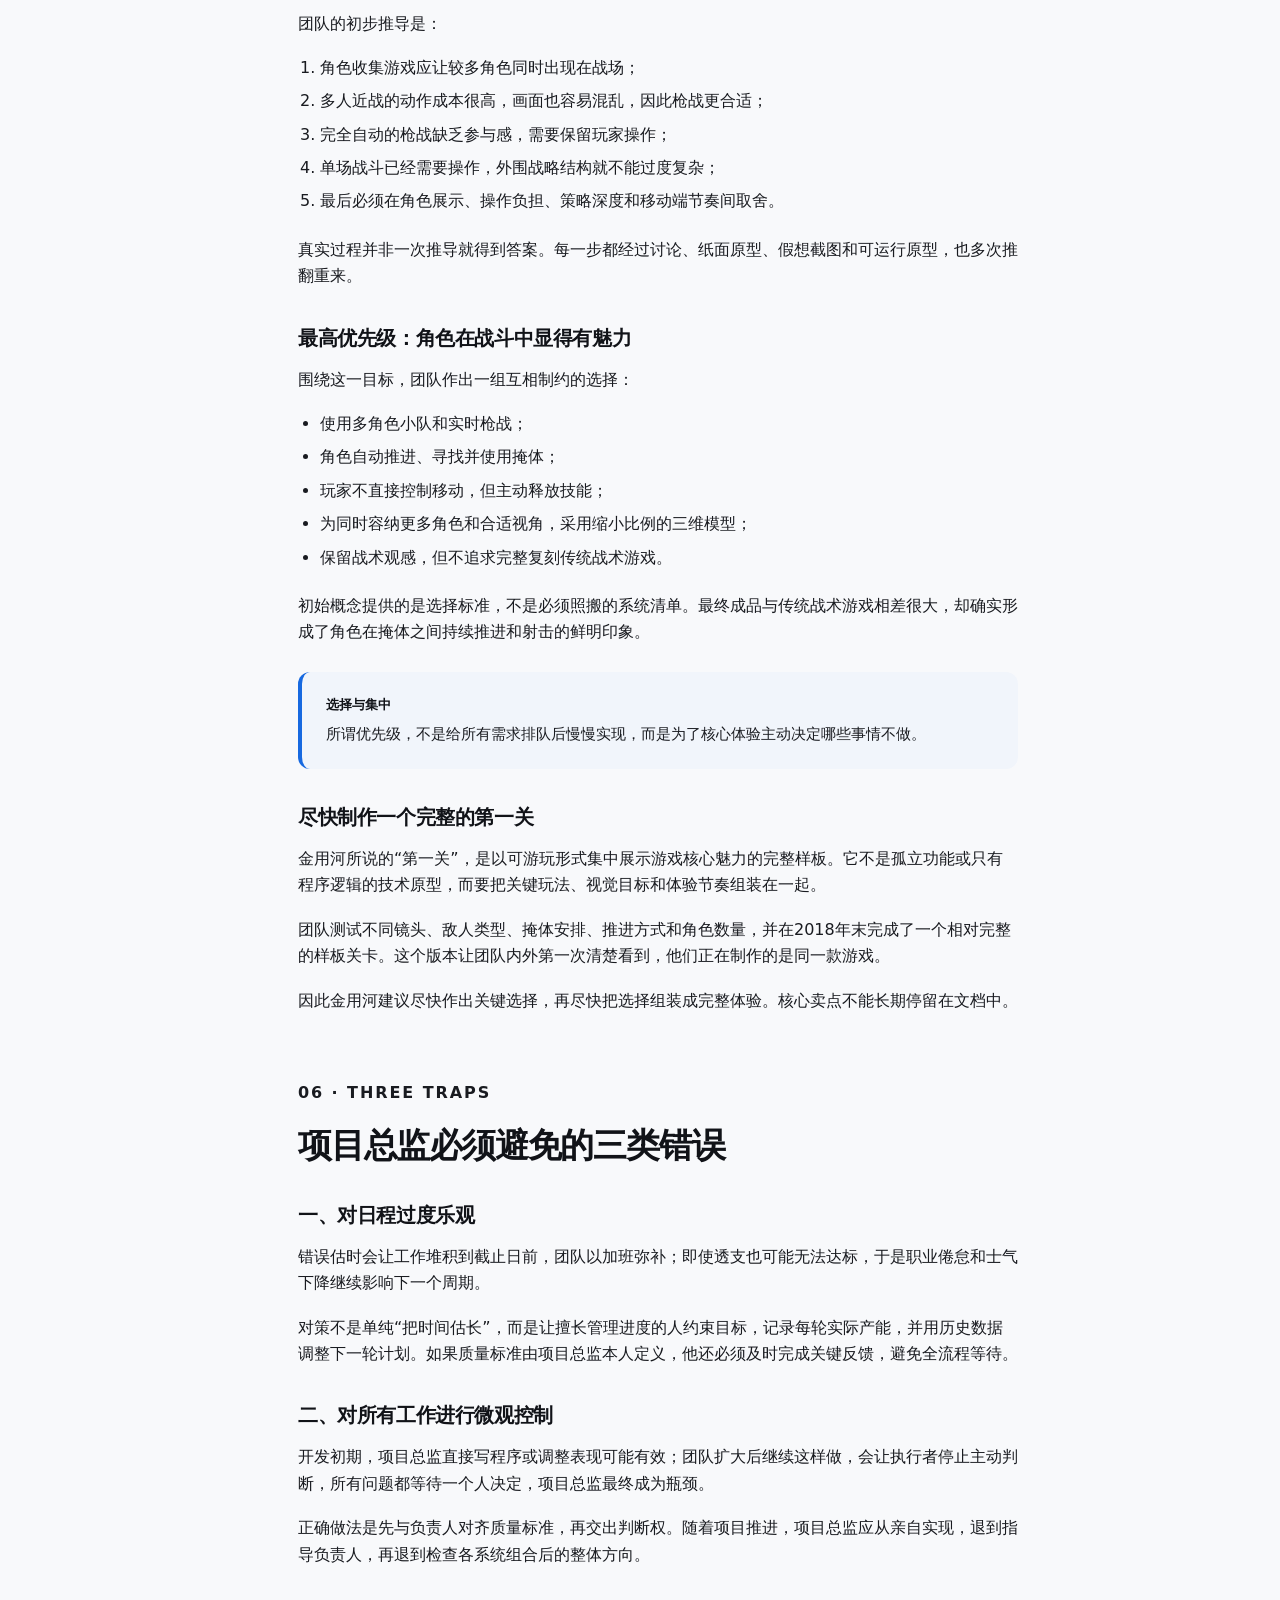
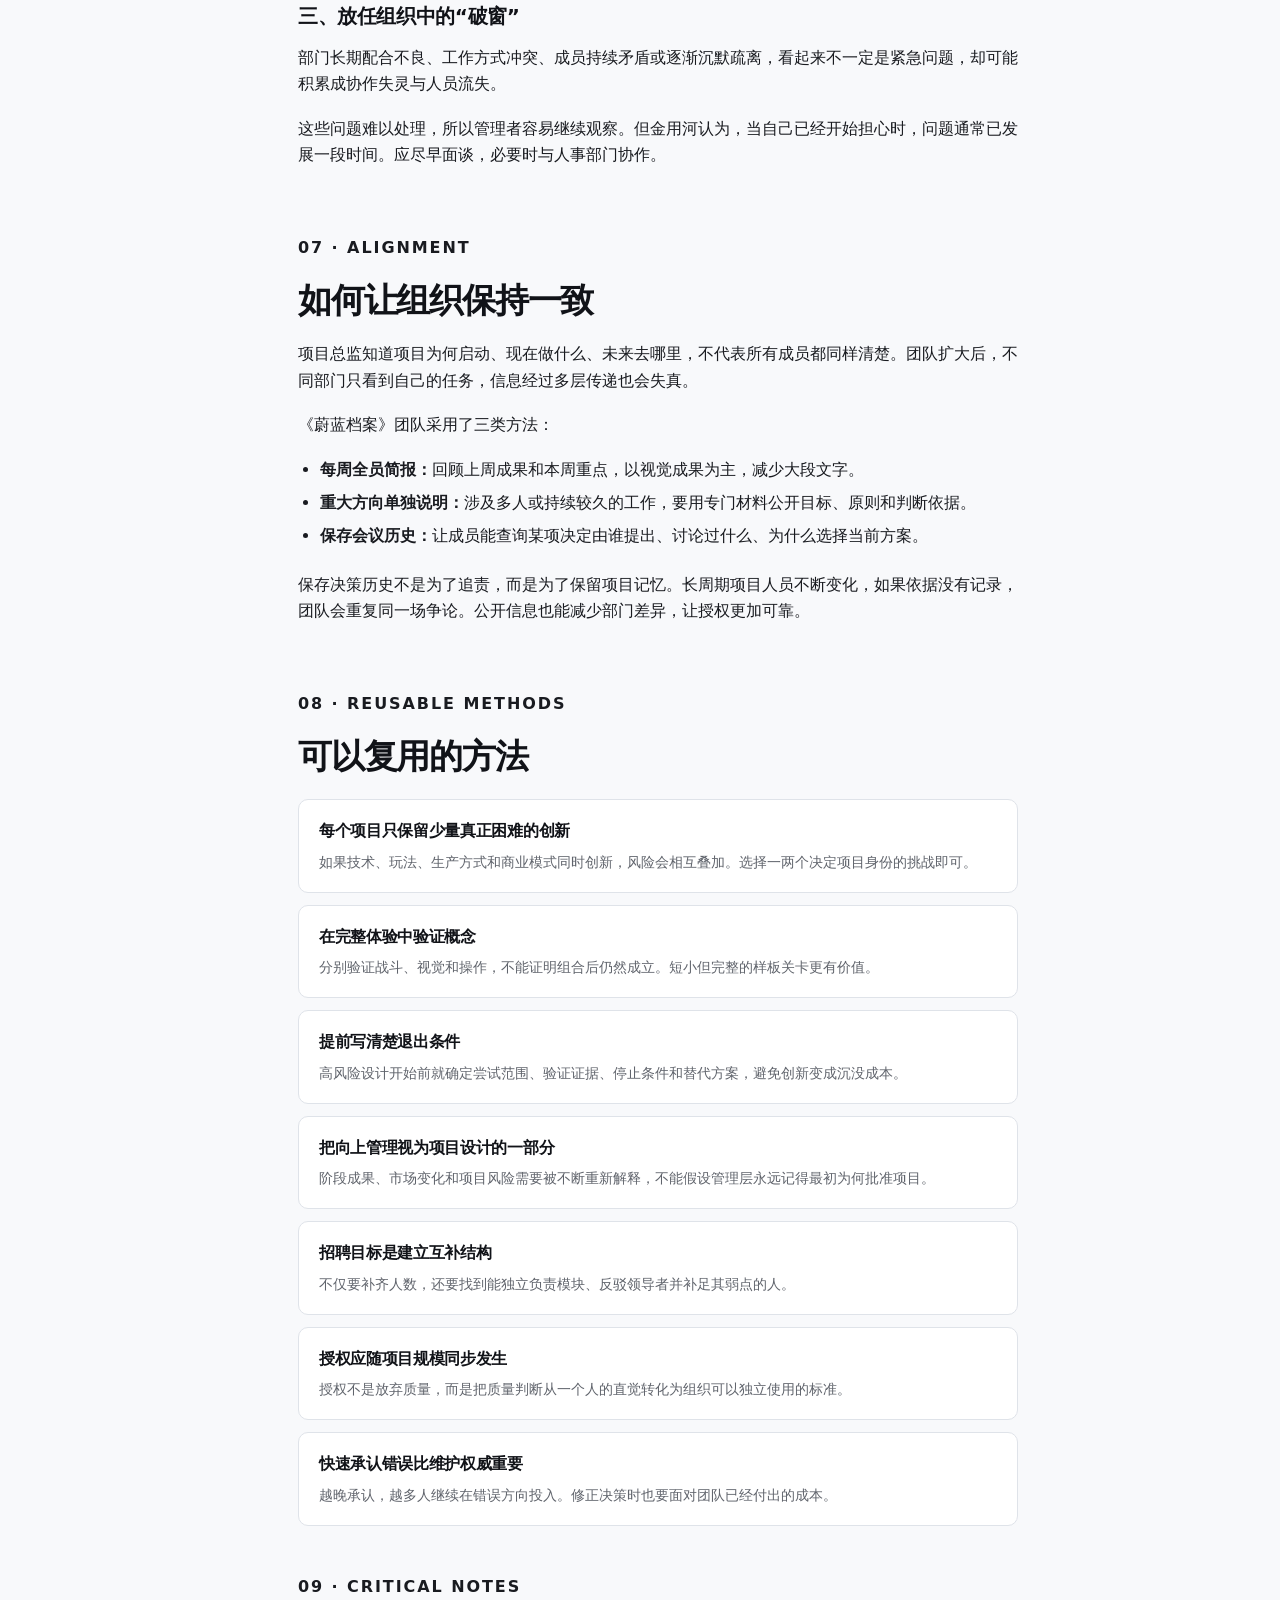
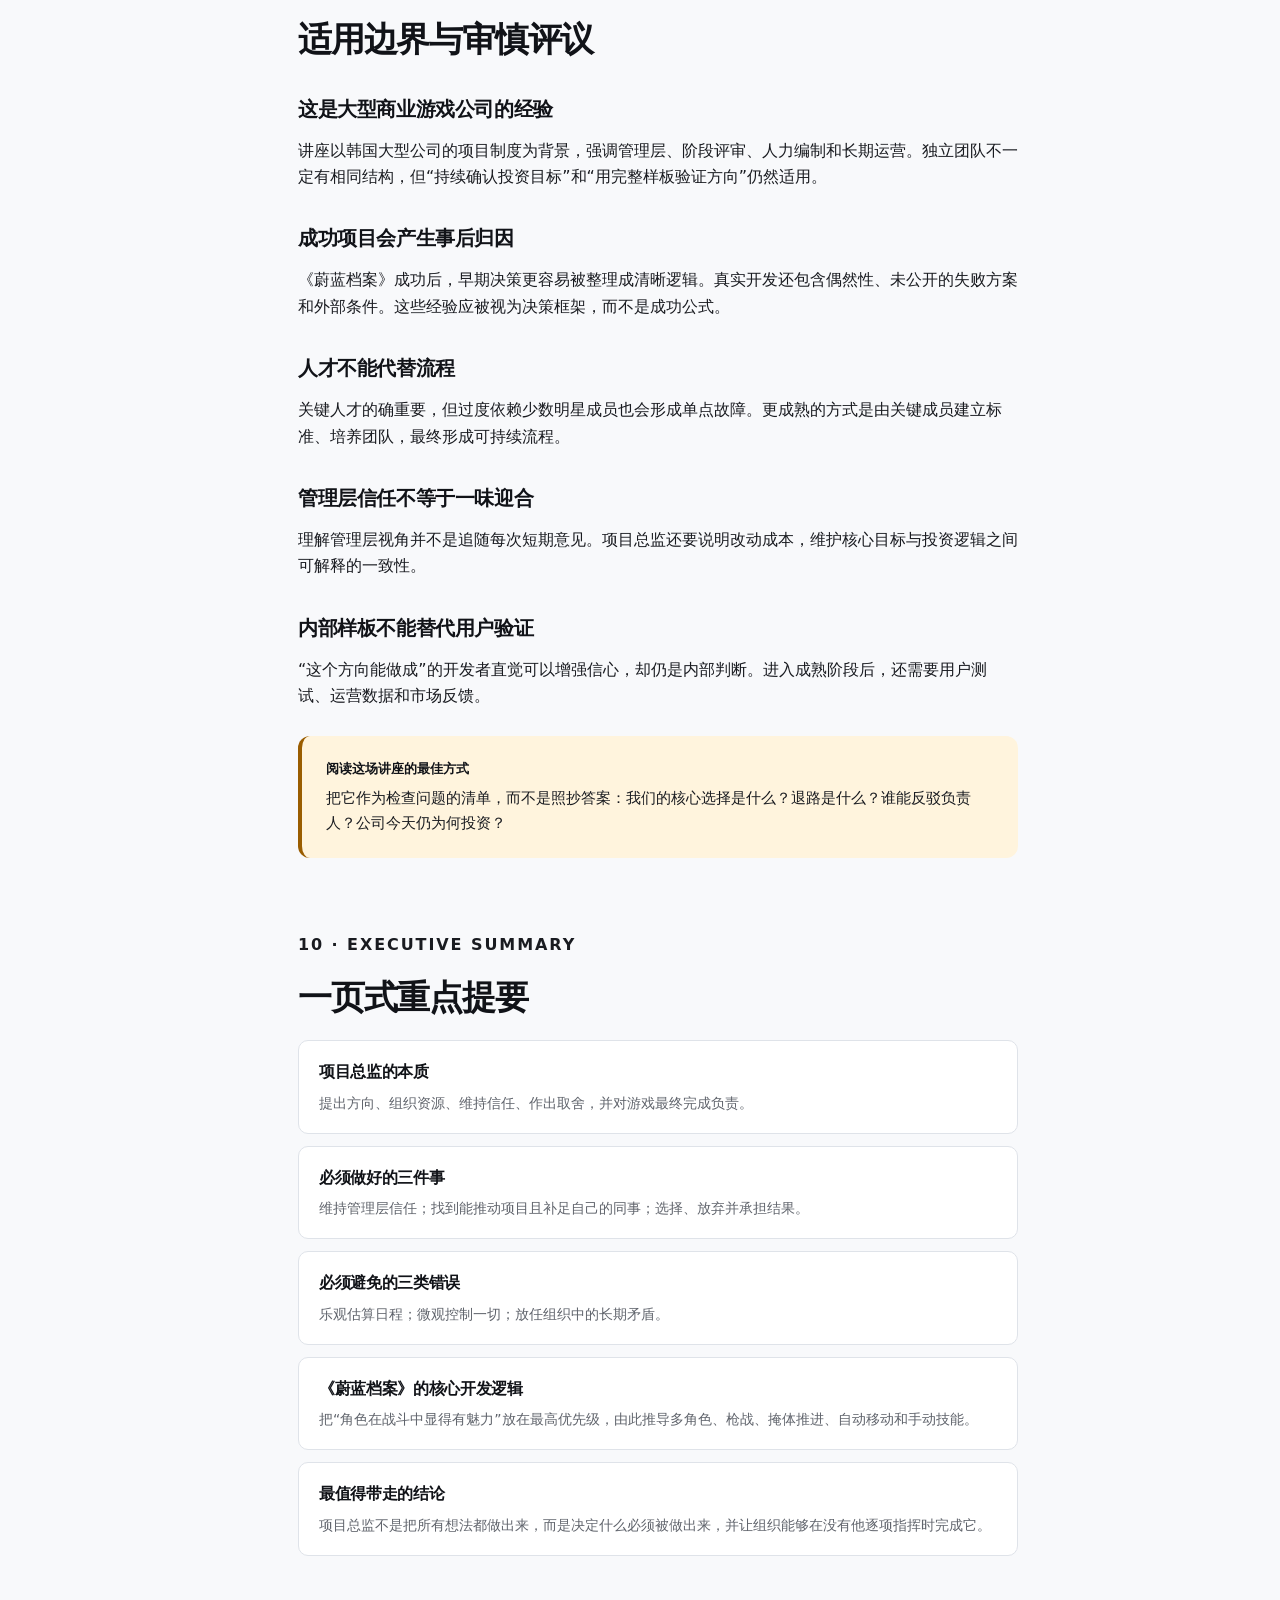
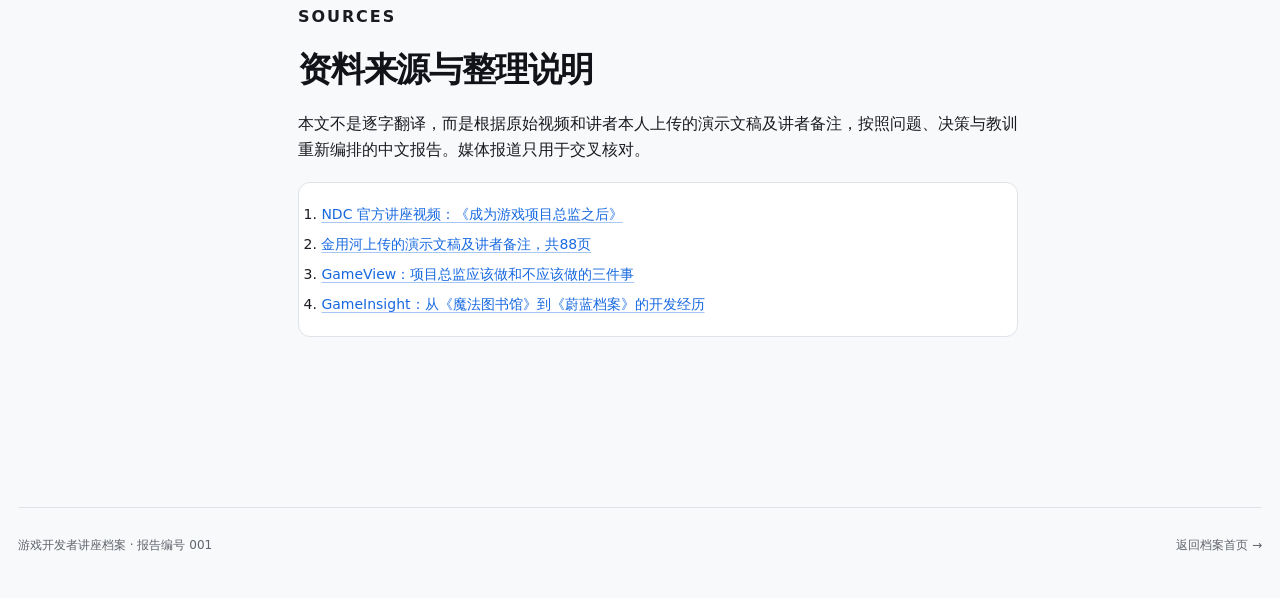
<file: reports/成为游戏项目总监之后.html>
<!doctype html>
<html lang="zh-CN">
  <head>
    <meta charset="UTF-8" />
    <meta name="viewport" content="width=device-width, initial-scale=1.0" />
    <meta
      name="description"
      content="金用河在 NDC 2021 分享项目决策、组织管理与《蔚蓝档案》早期开发经验的中文结构化报告。"
    />
    <meta name="color-scheme" content="light dark" />
    <title>成为游戏项目总监之后｜游戏开发者讲座档案</title>
    <link rel="stylesheet" href="../assets/styles.css" />
  </head>
  <body>
    <header class="site-header">
      <a class="brand" href="../index.html" aria-label="返回档案首页">
        <span class="brand-mark" aria-hidden="true">
          <span></span><span></span><span></span>
        </span>
        <span>
          <strong>游戏开发者讲座档案</strong>
          <small>Game Developer Talk Archive</small>
        </span>
      </a>
      <nav class="header-actions" aria-label="页面工具">
        <a class="text-link" href="#sources">来源</a>
        <button class="icon-button" id="theme-toggle" type="button" aria-label="切换深色模式">
          <svg class="sun-icon" viewBox="0 0 24 24" aria-hidden="true">
            <circle cx="12" cy="12" r="4"></circle>
            <path d="M12 2v2M12 20v2M4.93 4.93l1.42 1.42M17.66 17.66l1.41 1.41M2 12h2M20 12h2M4.93 19.07l1.42-1.42M17.66 6.34l1.41-1.41"></path>
          </svg>
          <svg class="moon-icon" viewBox="0 0 24 24" aria-hidden="true">
            <path d="M21 12.79A9 9 0 1 1 11.21 3 7 7 0 0 0 21 12.79Z"></path>
          </svg>
        </button>
      </nav>
    </header>

    <main class="report-main">
      <header class="report-hero">
        <nav class="breadcrumb" aria-label="面包屑导航">
          <a href="../index.html">档案首页</a>
          <span>/</span>
          <span>《蔚蓝档案》专题</span>
          <span>/</span>
          <span>完整报告</span>
        </nav>
        <p class="eyebrow">NDC 2021 · 结构化中文报告</p>
        <h1>成为游戏项目总监之后</h1>
        <p class="report-deck">
          金用河回顾二十余年开发经历，解释项目总监如何在创作、经营与组织之间作出选择，以及《蔚蓝档案》如何从“美少女战术小队游戏”变成今天的形态。
        </p>
        <div class="report-meta">
          <span>讲者：金用河</span>
          <span>当时职务：《蔚蓝档案》项目总监</span>
          <span>年份：2021</span>
          <span>主题：项目决策 / 组织管理 / 早期开发</span>
          <span>资料完整度：高</span>
        </div>
      </header>

      <div class="report-layout">
        <aside class="report-toc" aria-label="文章目录">
          <strong>目录</strong>
          <ol>
            <li><a href="#overview">讲座要回答什么</a></li>
            <li><a href="#role">项目总监究竟做什么</a></li>
            <li><a href="#career">职业经历与失败教训</a></li>
            <li><a href="#three-jobs">必须做好的三件事</a></li>
            <li><a href="#blue-archive">《蔚蓝档案》的早期开发</a></li>
            <li><a href="#three-traps">必须避免的三类错误</a></li>
            <li><a href="#alignment">如何让组织保持一致</a></li>
            <li><a href="#methods">可复用的方法</a></li>
            <li><a href="#limits">适用边界</a></li>
            <li><a href="#summary">一页式提要</a></li>
            <li><a href="#sources">资料来源</a></li>
          </ol>
        </aside>

        <article class="report-content">
          <section id="overview">
            <p class="eyebrow">01 · Overview</p>
            <h2>讲座真正要回答的问题</h2>
            <p>
              外界容易把游戏项目总监想象成明星创作者：他提出一个绝妙概念，团队负责实现，最终玩家为之欢呼。金用河坐上这个位置后发现，大部分工作并没有这么浪漫。
            </p>
            <p>
              项目总监不断面对的是：公司为什么应该继续投资；现有人员是否足以完成目标；日程为什么再次延期；哪些设计必须坚持、哪些必须放弃；团队之间为何无法配合；自己是不是干涉得太多；决策错误以后又该如何向团队承认。
            </p>
            <div class="lead-card">
              <strong>核心定义</strong>
              <p>
                项目总监是拥有最终开发决策权，并对游戏的完成与运营负责的人。重点不在“提出最多创意”，而在对项目整体结果负责。
              </p>
            </div>
            <p>
              小团队阶段，项目总监可能亲自写程序、调整数值并参加几乎所有会议；团队扩大后，他必须逐渐退出具体执行，把精力转向方向、优先级、人员、公司信任，以及各部分能否组装成完整游戏。
            </p>
          </section>

          <section id="role">
            <p class="eyebrow">02 · Responsibility</p>
            <h2>项目总监究竟做什么</h2>

            <h3>把模糊想法变成可投资项目</h3>
            <p>一个项目的提案至少需要回答三个问题：</p>
            <ul>
              <li>要做什么游戏；</li>
              <li>做成它需要多少成本；</li>
              <li>准备通过哪些阶段把它做出来。</li>
            </ul>
            <p>
              尚不存在的游戏很难用语言说明。大量设定和系统文档并不能替代一两句话、一张关键视觉图或一段短演示。项目总监首先要明确：这个项目最重要、最容易被感知的吸引力究竟是什么。
            </p>
            <p>
              现实中也很少存在“一场演示当场说服管理层”的戏剧性时刻。更常见的方式是提前沟通，理解公司如何看市场，再通过研究、原型和商业先例逐步建立共识。项目提案不是一次考试，而是一段持续的说服过程。
            </p>

            <h3>不要用乐观数字换取立项</h3>
            <p>
              游戏成本主要是人数乘以时间，此外还有引擎、中间件和外包费用。提出项目时，人们容易高估团队效率、低估实现成本，尤其容易低估早期所需人员。
            </p>
            <p>
              早期人手不足会让项目从一开始就无法正常运转。截止日期临近时，未完成工作集中爆发，团队以加班支付错误估算的差额；延期又提高公司预期，形成完成度、士气与效率同时下降的循环。
            </p>
            <div class="takeaway-card">
              <strong>管理启示</strong>
              <p>
                与其为了让提案容易通过而刻意压低预算，不如尽可能提出真实需求。预算可能被削减，但不能把加班默认为隐藏资源。
              </p>
            </div>

            <h3>每个阶段必须有可展示成果</h3>
            <p>
              项目计划要拆成阶段，每个阶段都应产生可以检查的成果。最好是可游玩版本；条件不足时，也可以是视频、视觉资源或已验证的设计。这些成果既是内部计划，也是项目总监与管理层的承诺。
            </p>
            <p>
              如果数月没有任何可见进展，等到大型评审才出现重大质疑，项目通常来不及调整。持续、规模较小但明确的展示，比只依赖正式汇报更能维持信任。
            </p>
          </section>

          <section id="career">
            <p class="eyebrow">03 · Postmortem</p>
            <h2>职业经历与失败教训</h2>

            <div class="career-list" aria-label="金用河职业经历">
              <div><strong>1999—2011</strong><span>从程序员入行，参与《炽焰帝国》《神之领域》《洛奇》《洛奇英雄传》，也策划和主持早期韩国游戏开发者大会。</span></div>
              <div><strong>2011—2012</strong><span>在身份游戏公司负责大型多人在线角色扮演游戏“项目B6”，成果不错但项目被取消。</span></div>
              <div><strong>2012—2017</strong><span>负责《魔法图书馆》，首次以项目总监身份将游戏推向市场并进行长期运营。</span></div>
              <div><strong>2017—2018</strong><span>提出并开发虚拟现实恋爱游戏《聚焦于你》的前期研究与首个完整关卡。</span></div>
              <div><strong>2018起</strong><span>负责后来成为《蔚蓝档案》的项目，讲座时正在持续运营。</span></div>
            </div>

            <h3>早期失败：创新太多，游戏没有完成</h3>
            <p>
              金用河早期做过程序、策划、团队负责人、招聘面试和游戏导演，但负责的多个项目没有正式推出。回头看，他认为当时比起完成阶段目标，更在意技术和玩法差异化。
            </p>
            <p>
              团队尝试自动生成任务、网络对象同步、复杂布料物理和先进光照等技术。很多东西确实能实现，却没有让游戏明显更好。项目把精力分散在太多高难度尝试上，反而没有完成基本内容量和开发进度。
            </p>
            <p>
              他因此形成两条原则：真正困难的新挑战最好只留一项；项目总监还必须承认自己的弱点，并找到能够补足这些弱点的同事。金用河自认不擅长日程和组织情绪管理，所以需要管理能力强的人在身边。
            </p>

            <h3>项目B6：开发顺利也可能被取消</h3>
            <p>
              项目B6拥有优秀团队，一年内完成两个质量不错的原型，最终仍然被取消。原因主要不是开发质量，而是公司管理层和投资方向发生变化。金用河当时仍以为，只要持续交付好成果，项目就能生存。
            </p>
            <div class="takeaway-card">
              <strong>向上管理的关键判断</strong>
              <p>
                项目通常不是在最后一次评审会上突然被取消。评审往往只是在确认此前已经形成的决定；一场漂亮汇报无法弥补长期累积的不信任。
              </p>
            </div>

            <h3>《魔法图书馆》：只有特色，不足以长期运营</h3>
            <p>
              《魔法图书馆》把角色收集与多人实时协作战斗结合起来，成功实现了项目最初的差异点，也运营了约四年。遗憾在于团队太专注最有特色的部分，没有同步建好长期成长结构、稳定内容产能和持续运营计划。
            </p>
            <p>
              提案阶段需要突出差异化，但上线产品不能只有差异化。到了生产阶段，项目总监必须主动授权，从局部创作者转变为观察游戏整体的人。
            </p>

            <h3>《聚焦于你》：健康项目可以脱离创始人</h3>
            <p>
              这款虚拟现实恋爱游戏的首个完整关卡展示了语音交流、角色接近玩家的临场感和拍照玩法，让团队确认了方向。后来金用河因个人原因离职，原团队仍完成了游戏。
            </p>
            <p>
              这件事说明：如果方向清晰、核心样板成立、团队成员可靠，项目总监中途离开，游戏仍应能够完成。项目依赖领导者作出每个决定，不代表领导力强，反而可能意味着组织尚未建立独立运转能力。
            </p>
          </section>

          <section id="three-jobs">
            <p class="eyebrow">04 · Three jobs</p>
            <h2>项目总监必须做好的三件事</h2>

            <h3>一、获得并维持管理层信任</h3>
            <p>
              项目开始后，成本每天都在产生。项目总监必须不断证明这些投入仍然值得。按时交付阶段成果是基础，但更重要的是持续理解管理层对项目的评价标准。
            </p>
            <p>
              开发可能持续数年，其间市场、公司财务、经营战略和负责人都可能变化。最初获得批准的理由，未必在两年后仍然成立。因此向上管理不是“只汇报好消息”，而是不断确认项目当前是在得分还是失分，是否需要主动修改计划。
            </p>
            <p>
              高不确定性的研究任务也不适合作为不可退让的节点承诺。可以在立项前研究、为前期制作保留时间、降低其关键优先级，并预先准备失败后的替代方案。
            </p>

            <h3>二、找到真正能推动项目的同事</h3>
            <p>
              引擎、流程、资金和时间都重要，但最终形成玩法、画面与内容的是具体的人。早期核心成员尤其重要，因为他们会共同决定方向，并在以后成为各部门负责人。
            </p>
            <p>
              项目总监不能只等待简历，而要通过熟人、猎头、作品平台和专业社区主动寻找关键人才。所谓“合适”也不只是个人能力强，更要看团队结构是否互补：谁能独立负责关键模块，谁能反驳项目总监，谁能补足他的技术、策划、管理或沟通弱点。
            </p>

            <h3>三、选择、放弃并承担结果</h3>
            <p>
              游戏开发并不是不断添加功能，而是在有限成本下决定什么必须有、什么可以妥协、什么必须删除。面对没人做过的方案，团队通常会提出许多合理反对意见；如果全部回避，项目也可能失去差异化。
            </p>
            <p>
              金用河主张每个项目保留一到两个真正有风险的创新点，而不是处处创新。项目总监要为这些差异承担压力，同时设定止损线。决策错误时，应尽快承认、修正，并面对团队已经为此付出的劳动。
            </p>
          </section>

          <section id="blue-archive">
            <p class="eyebrow">05 · Blue Archive</p>
            <h2>《蔚蓝档案》的早期开发</h2>

            <h3>从“美少女战术小队游戏”出发</h3>
            <p>
              《蔚蓝档案》的早期概念可以概括为“美少女版战术小队游戏”。这并不表示团队要复制传统回合制玩法，而是用一句话确立方向：角色组成小队，使用枪械，借助掩体推进，既要有战术感，也要突出角色魅力。
            </p>
            <p>团队的初步推导是：</p>
            <ol>
              <li>角色收集游戏应让较多角色同时出现在战场；</li>
              <li>多人近战的动作成本很高，画面也容易混乱，因此枪战更合适；</li>
              <li>完全自动的枪战缺乏参与感，需要保留玩家操作；</li>
              <li>单场战斗已经需要操作，外围战略结构就不能过度复杂；</li>
              <li>最后必须在角色展示、操作负担、策略深度和移动端节奏间取舍。</li>
            </ol>
            <p>
              真实过程并非一次推导就得到答案。每一步都经过讨论、纸面原型、假想截图和可运行原型，也多次推翻重来。
            </p>

            <h3>最高优先级：角色在战斗中显得有魅力</h3>
            <p>围绕这一目标，团队作出一组互相制约的选择：</p>
            <ul>
              <li>使用多角色小队和实时枪战；</li>
              <li>角色自动推进、寻找并使用掩体；</li>
              <li>玩家不直接控制移动，但主动释放技能；</li>
              <li>为同时容纳更多角色和合适视角，采用缩小比例的三维模型；</li>
              <li>保留战术观感，但不追求完整复刻传统战术游戏。</li>
            </ul>
            <p>
              初始概念提供的是选择标准，不是必须照搬的系统清单。最终成品与传统战术游戏相差很大，却确实形成了角色在掩体之间持续推进和射击的鲜明印象。
            </p>
            <div class="takeaway-card">
              <strong>选择与集中</strong>
              <p>
                所谓优先级，不是给所有需求排队后慢慢实现，而是为了核心体验主动决定哪些事情不做。
              </p>
            </div>

            <h3>尽快制作一个完整的第一关</h3>
            <p>
              金用河所说的“第一关”，是以可游玩形式集中展示游戏核心魅力的完整样板。它不是孤立功能或只有程序逻辑的技术原型，而要把关键玩法、视觉目标和体验节奏组装在一起。
            </p>
            <p>
              团队测试不同镜头、敌人类型、掩体安排、推进方式和角色数量，并在2018年末完成了一个相对完整的样板关卡。这个版本让团队内外第一次清楚看到，他们正在制作的是同一款游戏。
            </p>
            <p>
              因此金用河建议尽快作出关键选择，再尽快把选择组装成完整体验。核心卖点不能长期停留在文档中。
            </p>
          </section>

          <section id="three-traps">
            <p class="eyebrow">06 · Three traps</p>
            <h2>项目总监必须避免的三类错误</h2>

            <h3>一、对日程过度乐观</h3>
            <p>
              错误估时会让工作堆积到截止日前，团队以加班弥补；即使透支也可能无法达标，于是职业倦怠和士气下降继续影响下一个周期。
            </p>
            <p>
              对策不是单纯“把时间估长”，而是让擅长管理进度的人约束目标，记录每轮实际产能，并用历史数据调整下一轮计划。如果质量标准由项目总监本人定义，他还必须及时完成关键反馈，避免全流程等待。
            </p>

            <h3>二、对所有工作进行微观控制</h3>
            <p>
              开发初期，项目总监直接写程序或调整表现可能有效；团队扩大后继续这样做，会让执行者停止主动判断，所有问题都等待一个人决定，项目总监最终成为瓶颈。
            </p>
            <p>
              正确做法是先与负责人对齐质量标准，再交出判断权。随着项目推进，项目总监应从亲自实现，退到指导负责人，再退到检查各系统组合后的整体方向。
            </p>

            <h3>三、放任组织中的“破窗”</h3>
            <p>
              部门长期配合不良、工作方式冲突、成员持续矛盾或逐渐沉默疏离，看起来不一定是紧急问题，却可能积累成协作失灵与人员流失。
            </p>
            <p>
              这些问题难以处理，所以管理者容易继续观察。但金用河认为，当自己已经开始担心时，问题通常已发展一段时间。应尽早面谈，必要时与人事部门协作。
            </p>
          </section>

          <section id="alignment">
            <p class="eyebrow">07 · Alignment</p>
            <h2>如何让组织保持一致</h2>
            <p>
              项目总监知道项目为何启动、现在做什么、未来去哪里，不代表所有成员都同样清楚。团队扩大后，不同部门只看到自己的任务，信息经过多层传递也会失真。
            </p>
            <p>《蔚蓝档案》团队采用了三类方法：</p>
            <ul>
              <li><strong>每周全员简报：</strong>回顾上周成果和本周重点，以视觉成果为主，减少大段文字。</li>
              <li><strong>重大方向单独说明：</strong>涉及多人或持续较久的工作，要用专门材料公开目标、原则和判断依据。</li>
              <li><strong>保存会议历史：</strong>让成员能查询某项决定由谁提出、讨论过什么、为什么选择当前方案。</li>
            </ul>
            <p>
              保存决策历史不是为了追责，而是为了保留项目记忆。长周期项目人员不断变化，如果依据没有记录，团队会重复同一场争论。公开信息也能减少部门差异，让授权更加可靠。
            </p>
          </section>

          <section id="methods">
            <p class="eyebrow">08 · Reusable methods</p>
            <h2>可以复用的方法</h2>
            <div class="summary-list">
              <article>
                <h3>每个项目只保留少量真正困难的创新</h3>
                <p>如果技术、玩法、生产方式和商业模式同时创新，风险会相互叠加。选择一两个决定项目身份的挑战即可。</p>
              </article>
              <article>
                <h3>在完整体验中验证概念</h3>
                <p>分别验证战斗、视觉和操作，不能证明组合后仍然成立。短小但完整的样板关卡更有价值。</p>
              </article>
              <article>
                <h3>提前写清楚退出条件</h3>
                <p>高风险设计开始前就确定尝试范围、验证证据、停止条件和替代方案，避免创新变成沉没成本。</p>
              </article>
              <article>
                <h3>把向上管理视为项目设计的一部分</h3>
                <p>阶段成果、市场变化和项目风险需要被不断重新解释，不能假设管理层永远记得最初为何批准项目。</p>
              </article>
              <article>
                <h3>招聘目标是建立互补结构</h3>
                <p>不仅要补齐人数，还要找到能独立负责模块、反驳领导者并补足其弱点的人。</p>
              </article>
              <article>
                <h3>授权应随项目规模同步发生</h3>
                <p>授权不是放弃质量，而是把质量判断从一个人的直觉转化为组织可以独立使用的标准。</p>
              </article>
              <article>
                <h3>快速承认错误比维护权威重要</h3>
                <p>越晚承认，越多人继续在错误方向投入。修正决策时也要面对团队已经付出的成本。</p>
              </article>
            </div>
          </section>

          <section id="limits">
            <p class="eyebrow">09 · Critical notes</p>
            <h2>适用边界与审慎评议</h2>

            <h3>这是大型商业游戏公司的经验</h3>
            <p>
              讲座以韩国大型公司的项目制度为背景，强调管理层、阶段评审、人力编制和长期运营。独立团队不一定有相同结构，但“持续确认投资目标”和“用完整样板验证方向”仍然适用。
            </p>

            <h3>成功项目会产生事后归因</h3>
            <p>
              《蔚蓝档案》成功后，早期决策更容易被整理成清晰逻辑。真实开发还包含偶然性、未公开的失败方案和外部条件。这些经验应被视为决策框架，而不是成功公式。
            </p>

            <h3>人才不能代替流程</h3>
            <p>
              关键人才的确重要，但过度依赖少数明星成员也会形成单点故障。更成熟的方式是由关键成员建立标准、培养团队，最终形成可持续流程。
            </p>

            <h3>管理层信任不等于一味迎合</h3>
            <p>
              理解管理层视角并不是追随每次短期意见。项目总监还要说明改动成本，维护核心目标与投资逻辑之间可解释的一致性。
            </p>

            <h3>内部样板不能替代用户验证</h3>
            <p>
              “这个方向能做成”的开发者直觉可以增强信心，却仍是内部判断。进入成熟阶段后，还需要用户测试、运营数据和市场反馈。
            </p>
            <div class="caution-card">
              <strong>阅读这场讲座的最佳方式</strong>
              <p>把它作为检查问题的清单，而不是照抄答案：我们的核心选择是什么？退路是什么？谁能反驳负责人？公司今天仍为何投资？</p>
            </div>
          </section>

          <section id="summary">
            <p class="eyebrow">10 · Executive summary</p>
            <h2>一页式重点提要</h2>
            <div class="summary-list">
              <article>
                <h3>项目总监的本质</h3>
                <p>提出方向、组织资源、维持信任、作出取舍，并对游戏最终完成负责。</p>
              </article>
              <article>
                <h3>必须做好的三件事</h3>
                <p>维持管理层信任；找到能推动项目且补足自己的同事；选择、放弃并承担结果。</p>
              </article>
              <article>
                <h3>必须避免的三类错误</h3>
                <p>乐观估算日程；微观控制一切；放任组织中的长期矛盾。</p>
              </article>
              <article>
                <h3>《蔚蓝档案》的核心开发逻辑</h3>
                <p>把“角色在战斗中显得有魅力”放在最高优先级，由此推导多角色、枪战、掩体推进、自动移动和手动技能。</p>
              </article>
              <article>
                <h3>最值得带走的结论</h3>
                <p>项目总监不是把所有想法都做出来，而是决定什么必须被做出来，并让组织能够在没有他逐项指挥时完成它。</p>
              </article>
            </div>
          </section>

          <section id="sources">
            <p class="eyebrow">Sources</p>
            <h2>资料来源与整理说明</h2>
            <p>
              本文不是逐字翻译，而是根据原始视频和讲者本人上传的演示文稿及讲者备注，按照问题、决策与教训重新编排的中文报告。媒体报道只用于交叉核对。
            </p>
            <ol class="source-list">
              <li>
                <a href="https://www.youtube.com/watch?v=qbIBIouvHNw" target="_blank" rel="noreferrer">NDC 官方讲座视频：《成为游戏项目总监之后》</a>
              </li>
              <li>
                <a href="https://www.slideshare.net/slideshow/ndc-2021-pd-249659293/249659293" target="_blank" rel="noreferrer">金用河上传的演示文稿及讲者备注，共88页</a>
              </li>
              <li>
                <a href="https://www.gamevu.co.kr/news/articleView.html?idxno=20056" target="_blank" rel="noreferrer">GameView：项目总监应该做和不应该做的三件事</a>
              </li>
              <li>
                <a href="https://www.gameinsight.co.kr/news/articleView.html?idxno=22900" target="_blank" rel="noreferrer">GameInsight：从《魔法图书馆》到《蔚蓝档案》的开发经历</a>
              </li>
            </ol>
          </section>
        </article>
      </div>
    </main>

    <footer class="site-footer">
      <p>游戏开发者讲座档案 · 报告编号 001</p>
      <a href="../index.html">返回档案首页 →</a>
    </footer>

    <script src="../assets/app.js"></script>
  </body>
</html>
</file>
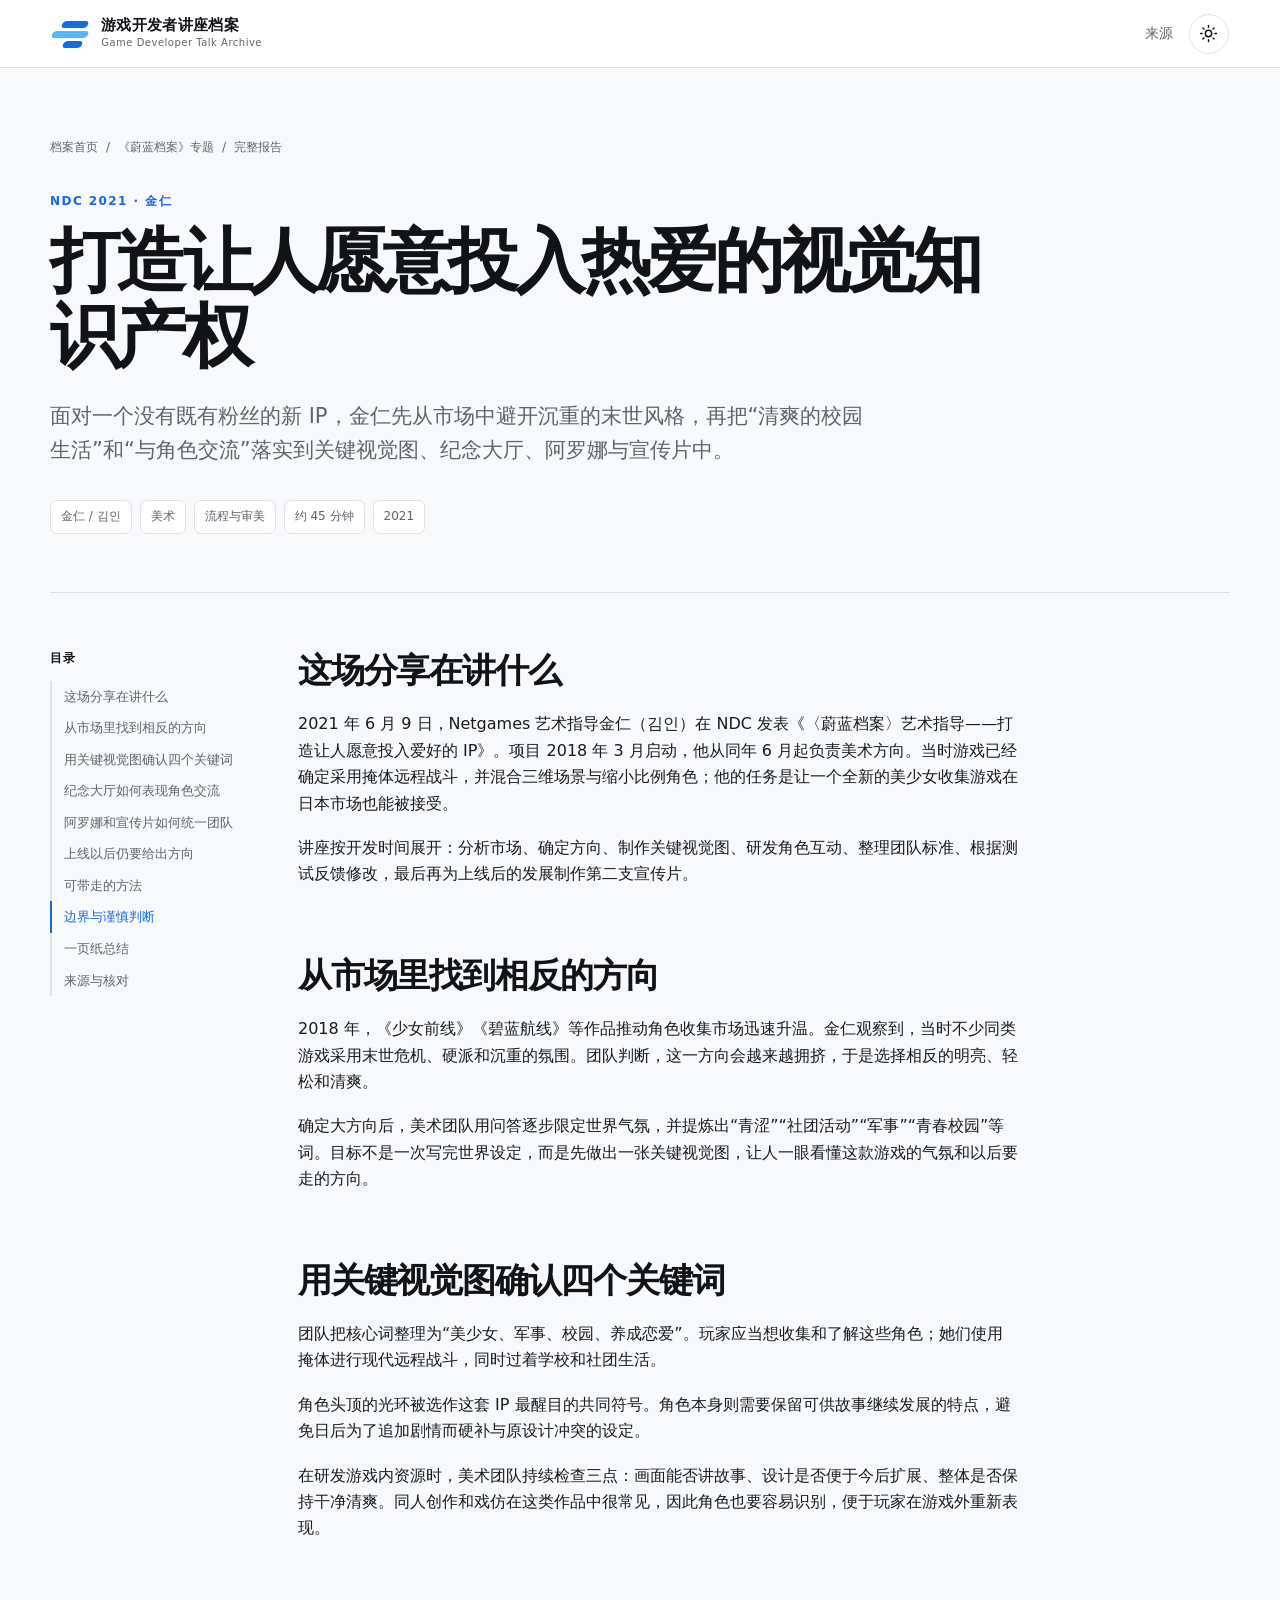
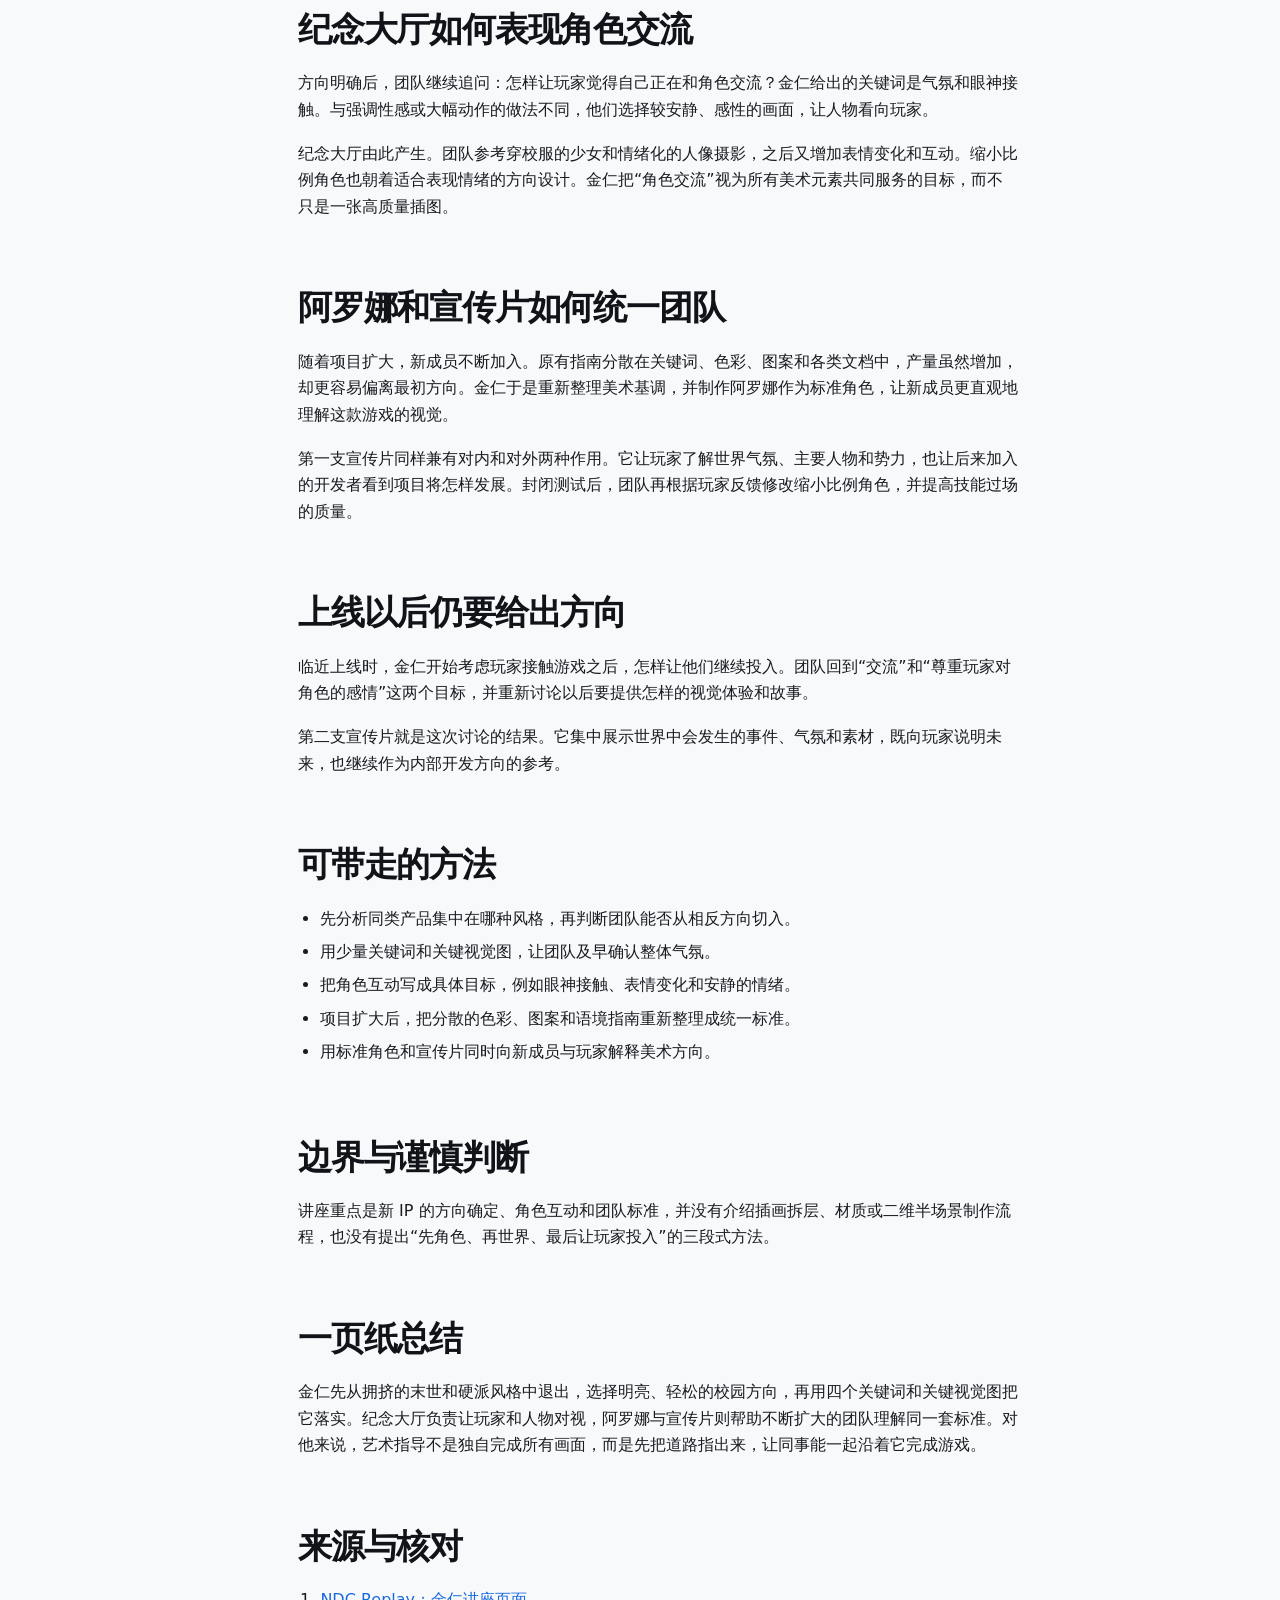
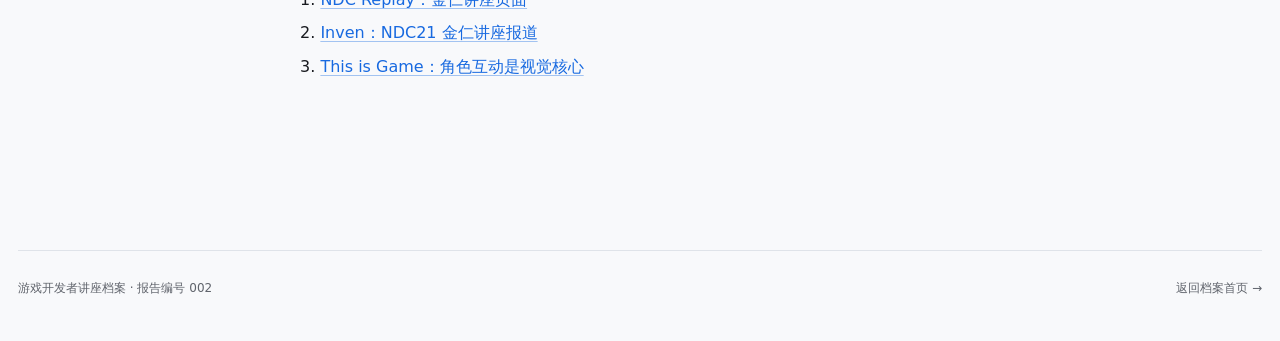
<file: reports/打造让人愿意投入热爱的视觉知识产权.html>
<!doctype html>
<html lang="zh-CN">
  <head>
    <meta charset="UTF-8" />
    <meta name="viewport" content="width=device-width, initial-scale=1.0" />
    <meta name="description" content="金仁在 NDC 2021 分享《蔚蓝档案》如何确定明亮清爽的美术方向、设计角色互动，并用阿罗娜和宣传片统一团队视觉标准。" />
    <meta name="color-scheme" content="light dark" />
    <title>打造让人愿意投入热爱的视觉知识产权｜游戏开发者讲座档案</title>
    <link rel="stylesheet" href="../assets/styles.css" />
  </head>
  <body>
    <header class="site-header">
      <a class="brand" href="../index.html" aria-label="返回档案首页">
        <span class="brand-mark" aria-hidden="true">
          <span></span><span></span><span></span>
        </span>
        <span>
          <strong>游戏开发者讲座档案</strong>
          <small>Game Developer Talk Archive</small>
        </span>
      </a>
      <nav class="header-actions" aria-label="页面工具">
        <a class="text-link" href="#sources">来源</a>
        <button class="icon-button" id="theme-toggle" type="button" aria-label="切换深色模式">
          <svg class="sun-icon" viewBox="0 0 24 24" aria-hidden="true">
            <circle cx="12" cy="12" r="4"></circle>
            <path d="M12 2v2M12 20v2M4.93 4.93l1.42 1.42M17.66 17.66l1.41 1.41M2 12h2M20 12h2M4.93 19.07l1.42-1.42M17.66 6.34l1.41-1.41"></path>
          </svg>
          <svg class="moon-icon" viewBox="0 0 24 24" aria-hidden="true">
            <path d="M21 12.79A9 9 0 1 1 11.21 3 7 7 0 0 0 21 12.79Z"></path>
          </svg>
        </button>
      </nav>
    </header>
    <main class="report-main">
      <header class="report-hero">
        <nav class="breadcrumb" aria-label="面包屑导航">
          <a href="../index.html">档案首页</a>
          <span>/</span>
          <span>《蔚蓝档案》专题</span>
          <span>/</span>
          <span>完整报告</span>
        </nav>
        <p class="eyebrow">NDC 2021 · 金仁</p>
        <h1>打造让人愿意投入热爱的视觉知识产权</h1>
        <p class="report-deck">面对一个没有既有粉丝的新 IP，金仁先从市场中避开沉重的末世风格，再把“清爽的校园生活”和“与角色交流”落实到关键视觉图、纪念大厅、阿罗娜与宣传片中。</p>
        <div class="report-meta">
          <span>金仁 / 김인</span><span>美术</span><span>流程与审美</span><span>约 45 分钟</span><span>2021</span>
        </div>
      </header>
      <div class="report-layout">
        <aside class="report-toc" aria-label="文章目录">
          <strong>目录</strong>
          <ol>
            <li><a href="#overview">这场分享在讲什么</a></li><li><a href="#market">从市场里找到相反的方向</a></li><li><a href="#keywords">用关键视觉图确认四个关键词</a></li><li><a href="#interaction">纪念大厅如何表现角色交流</a></li><li><a href="#team">阿罗娜和宣传片如何统一团队</a></li><li><a href="#live">上线以后仍要给出方向</a></li><li><a href="#methods">可带走的方法</a></li><li><a href="#limits">边界与谨慎判断</a></li><li><a href="#summary">一页纸总结</a></li><li><a href="#sources">来源与核对</a></li>
          </ol>
        </aside>
        <article class="report-content">

          <section id="overview">
            <h2>这场分享在讲什么</h2>
            <p>2021 年 6 月 9 日，Netgames 艺术指导金仁（김인）在 NDC 发表《〈蔚蓝档案〉艺术指导——打造让人愿意投入爱好的 IP》。项目 2018 年 3 月启动，他从同年 6 月起负责美术方向。当时游戏已经确定采用掩体远程战斗，并混合三维场景与缩小比例角色；他的任务是让一个全新的美少女收集游戏在日本市场也能被接受。</p>
            <p>讲座按开发时间展开：分析市场、确定方向、制作关键视觉图、研发角色互动、整理团队标准、根据测试反馈修改，最后再为上线后的发展制作第二支宣传片。</p>
          </section>
          <section id="market">
            <h2>从市场里找到相反的方向</h2>
            <p>2018 年，《少女前线》《碧蓝航线》等作品推动角色收集市场迅速升温。金仁观察到，当时不少同类游戏采用末世危机、硬派和沉重的氛围。团队判断，这一方向会越来越拥挤，于是选择相反的明亮、轻松和清爽。</p>
            <p>确定大方向后，美术团队用问答逐步限定世界气氛，并提炼出“青涩”“社团活动”“军事”“青春校园”等词。目标不是一次写完世界设定，而是先做出一张关键视觉图，让人一眼看懂这款游戏的气氛和以后要走的方向。</p>
          </section>
          <section id="keywords">
            <h2>用关键视觉图确认四个关键词</h2>
            <p>团队把核心词整理为“美少女、军事、校园、养成恋爱”。玩家应当想收集和了解这些角色；她们使用掩体进行现代远程战斗，同时过着学校和社团生活。</p>
            <p>角色头顶的光环被选作这套 IP 最醒目的共同符号。角色本身则需要保留可供故事继续发展的特点，避免日后为了追加剧情而硬补与原设计冲突的设定。</p>
            <p>在研发游戏内资源时，美术团队持续检查三点：画面能否讲故事、设计是否便于今后扩展、整体是否保持干净清爽。同人创作和戏仿在这类作品中很常见，因此角色也要容易识别，便于玩家在游戏外重新表现。</p>
          </section>
          <section id="interaction">
            <h2>纪念大厅如何表现角色交流</h2>
            <p>方向明确后，团队继续追问：怎样让玩家觉得自己正在和角色交流？金仁给出的关键词是气氛和眼神接触。与强调性感或大幅动作的做法不同，他们选择较安静、感性的画面，让人物看向玩家。</p>
            <p>纪念大厅由此产生。团队参考穿校服的少女和情绪化的人像摄影，之后又增加表情变化和互动。缩小比例角色也朝着适合表现情绪的方向设计。金仁把“角色交流”视为所有美术元素共同服务的目标，而不只是一张高质量插图。</p>
          </section>
          <section id="team">
            <h2>阿罗娜和宣传片如何统一团队</h2>
            <p>随着项目扩大，新成员不断加入。原有指南分散在关键词、色彩、图案和各类文档中，产量虽然增加，却更容易偏离最初方向。金仁于是重新整理美术基调，并制作阿罗娜作为标准角色，让新成员更直观地理解这款游戏的视觉。</p>
            <p>第一支宣传片同样兼有对内和对外两种作用。它让玩家了解世界气氛、主要人物和势力，也让后来加入的开发者看到项目将怎样发展。封闭测试后，团队再根据玩家反馈修改缩小比例角色，并提高技能过场的质量。</p>
          </section>
          <section id="live">
            <h2>上线以后仍要给出方向</h2>
            <p>临近上线时，金仁开始考虑玩家接触游戏之后，怎样让他们继续投入。团队回到“交流”和“尊重玩家对角色的感情”这两个目标，并重新讨论以后要提供怎样的视觉体验和故事。</p>
            <p>第二支宣传片就是这次讨论的结果。它集中展示世界中会发生的事件、气氛和素材，既向玩家说明未来，也继续作为内部开发方向的参考。</p>
          </section>
          <section id="methods">
            <h2>可带走的方法</h2>
            <ul>
              <li>先分析同类产品集中在哪种风格，再判断团队能否从相反方向切入。</li>
              <li>用少量关键词和关键视觉图，让团队及早确认整体气氛。</li>
              <li>把角色互动写成具体目标，例如眼神接触、表情变化和安静的情绪。</li>
              <li>项目扩大后，把分散的色彩、图案和语境指南重新整理成统一标准。</li>
              <li>用标准角色和宣传片同时向新成员与玩家解释美术方向。</li>
            </ul>
          </section>
          <section id="limits">
            <h2>边界与谨慎判断</h2>
            <p>讲座重点是新 IP 的方向确定、角色互动和团队标准，并没有介绍插画拆层、材质或二维半场景制作流程，也没有提出“先角色、再世界、最后让玩家投入”的三段式方法。</p>
          </section>
          <section id="summary">
            <h2>一页纸总结</h2>
            <p>金仁先从拥挤的末世和硬派风格中退出，选择明亮、轻松的校园方向，再用四个关键词和关键视觉图把它落实。纪念大厅负责让玩家和人物对视，阿罗娜与宣传片则帮助不断扩大的团队理解同一套标准。对他来说，艺术指导不是独自完成所有画面，而是先把道路指出来，让同事能一起沿着它完成游戏。</p>
          </section>
          <section id="sources">
            <h2>来源与核对</h2>
            <ol>
              <li><a href="https://ndcreplay.nexon.com/NDC2021/sessions/NDC2021_0011.html" target="_blank" rel="noreferrer">NDC Replay：金仁讲座页面</a></li>
              <li><a href="https://www.inven.co.kr/webzine/news/?news=257175" target="_blank" rel="noreferrer">Inven：NDC21 金仁讲座报道</a></li>
              <li><a href="https://m.thisisgame.com/webzine/gameevent/nboard/227/?n=126349" target="_blank" rel="noreferrer">This is Game：角色互动是视觉核心</a></li>
            </ol>
          </section>

        </article>
      </div>
    </main>
    <footer class="site-footer">
      <p>游戏开发者讲座档案 · 报告编号 002</p>
      <a href="../index.html">返回档案首页 →</a>
    </footer>
    <script src="../assets/app.js"></script>
  </body>
</html>
</file>
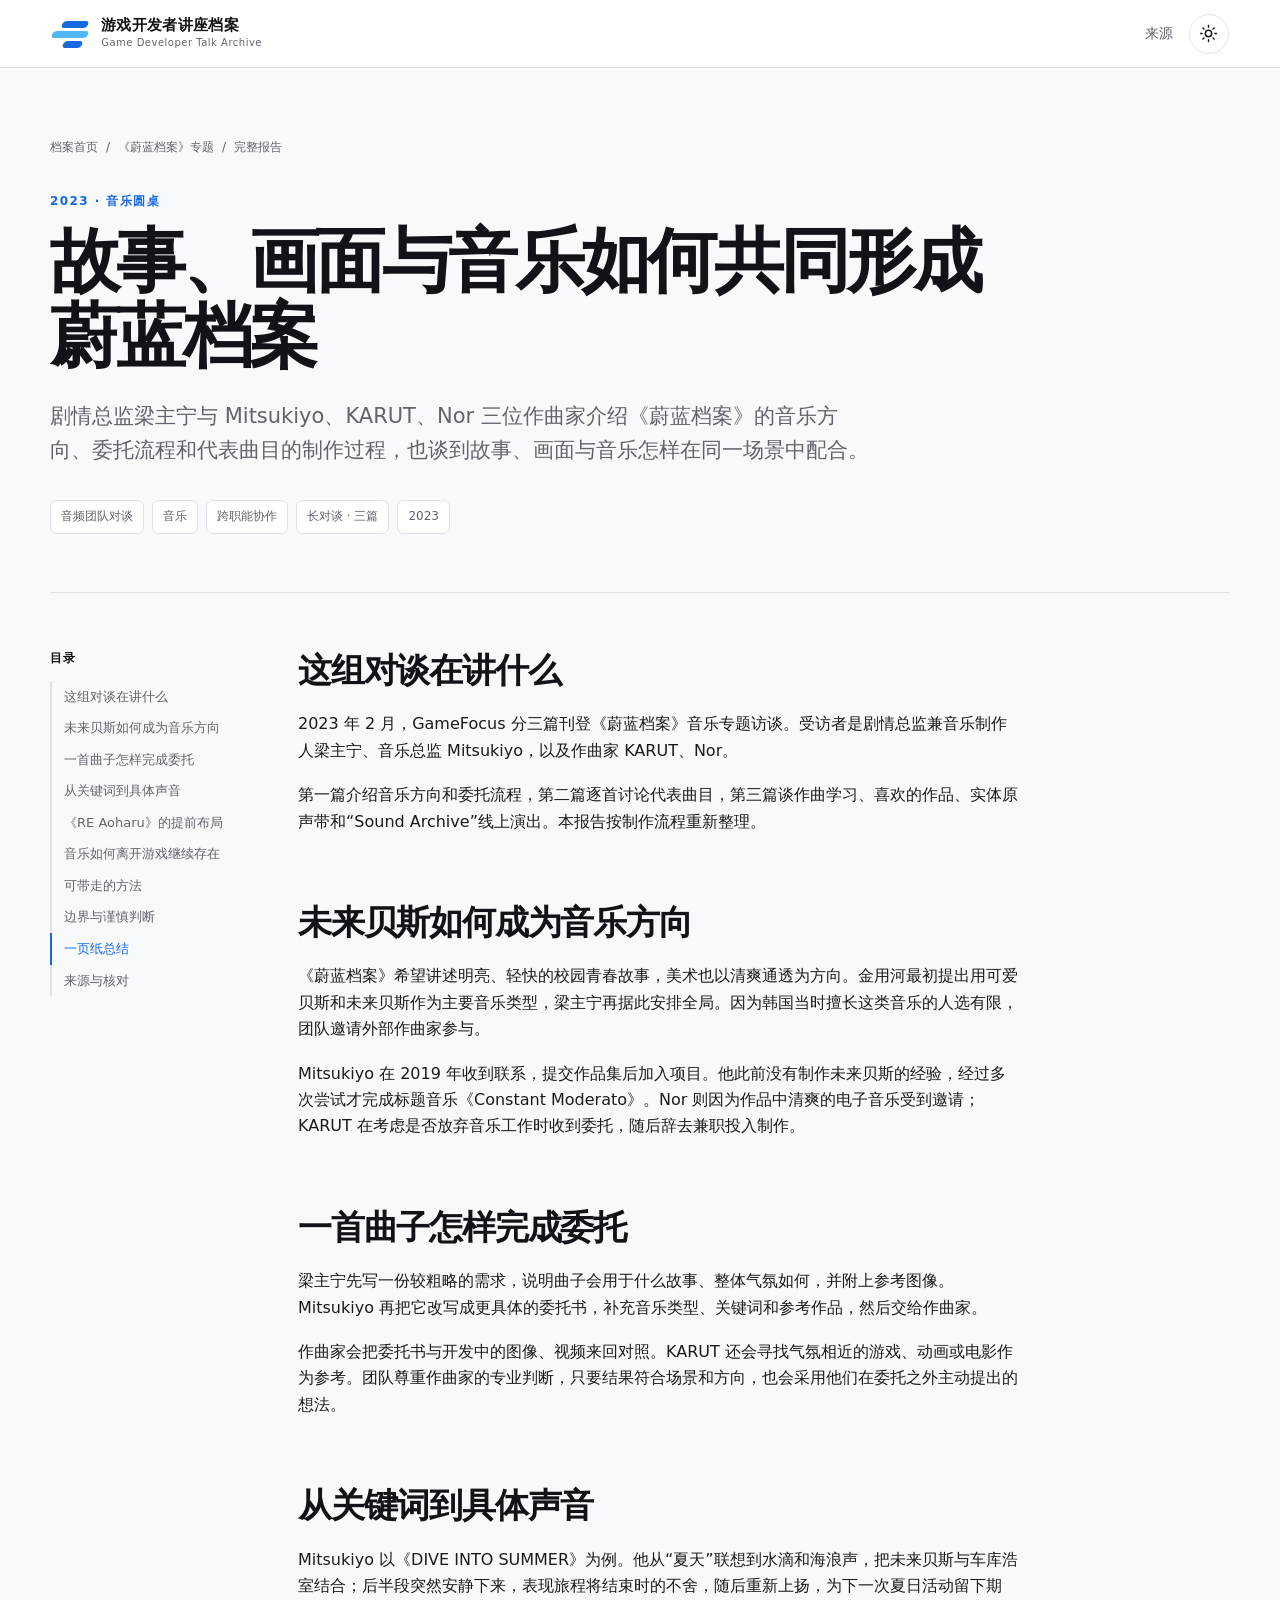
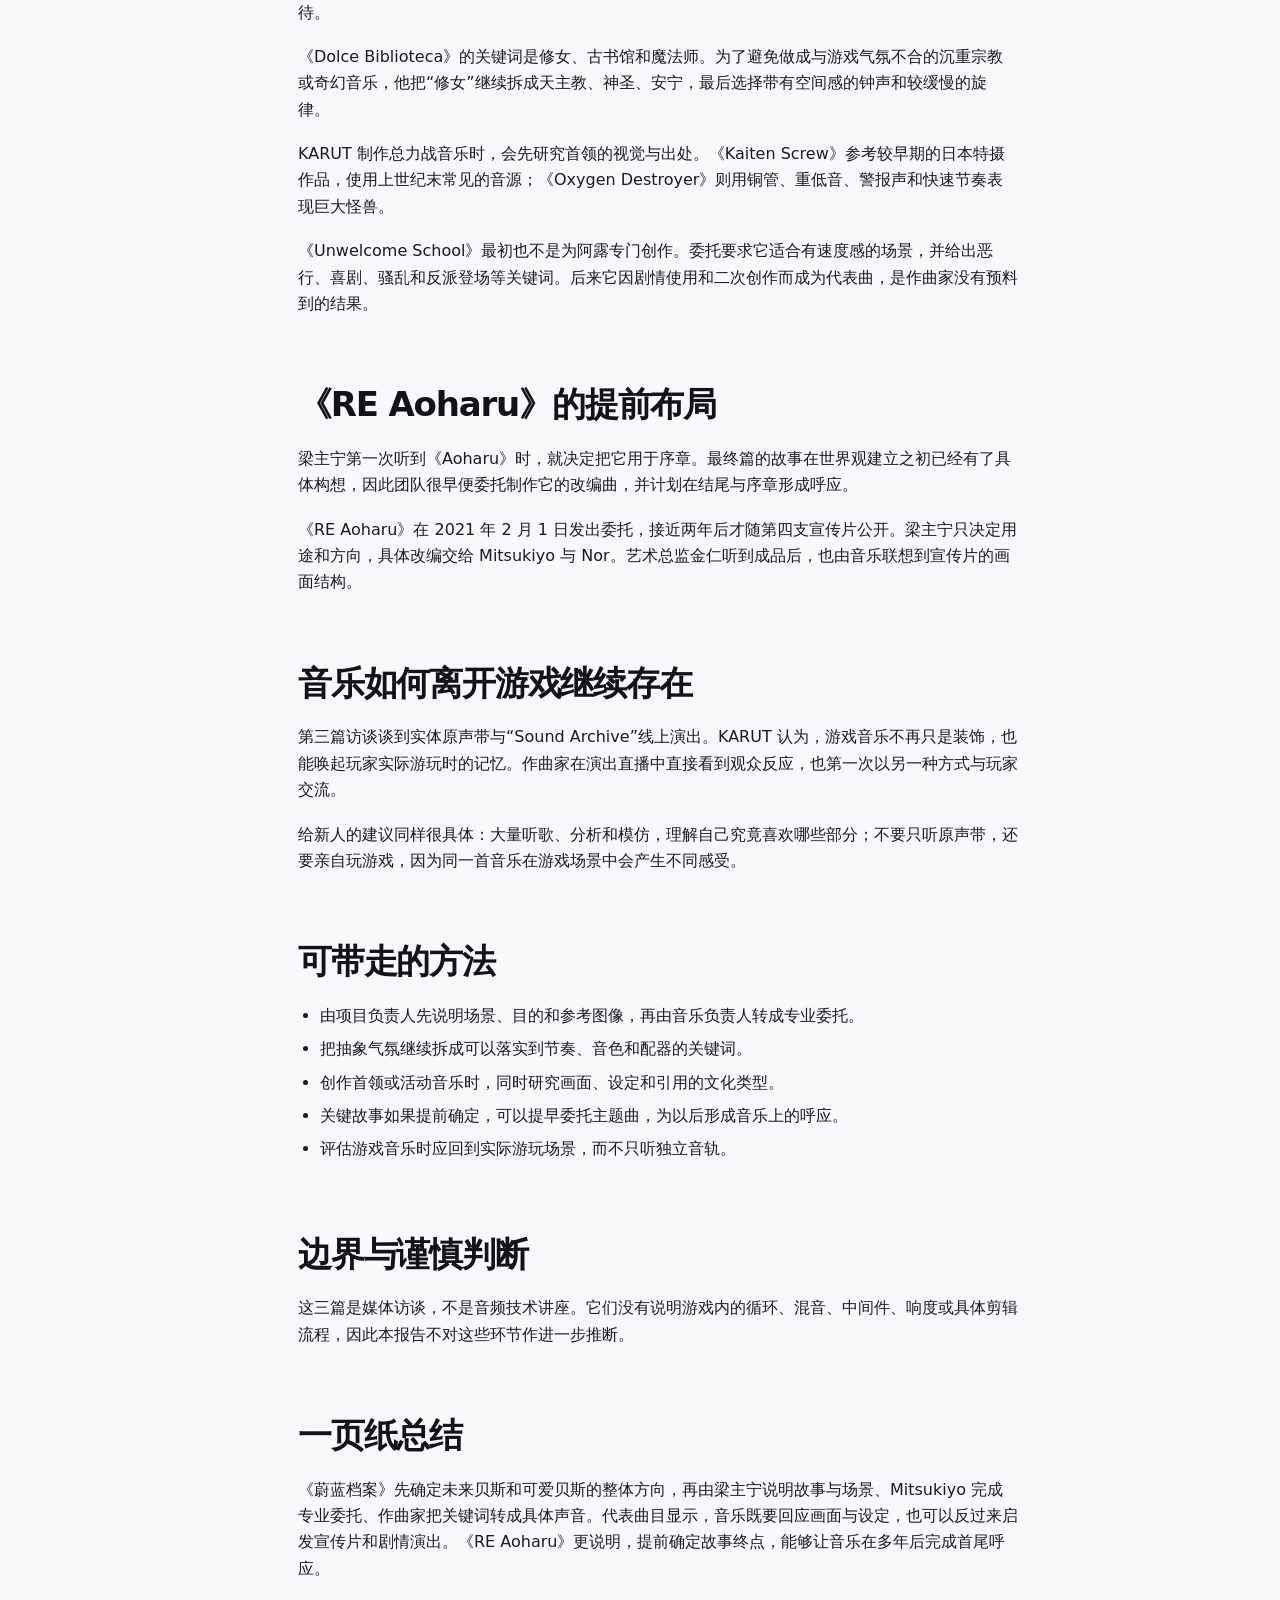
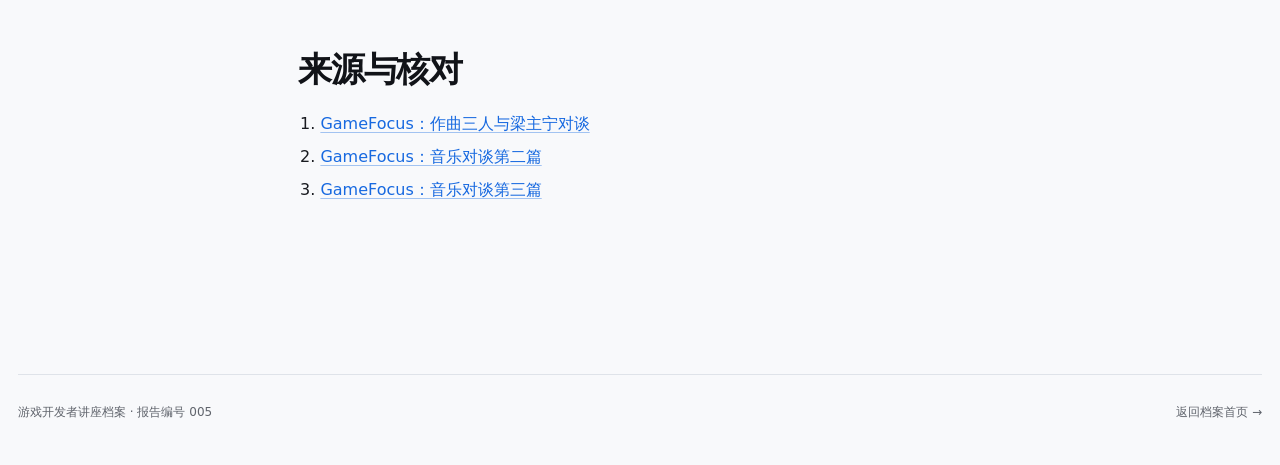
<file: reports/故事画面与音乐如何共同形成蔚蓝档案.html>
<!doctype html>
<html lang="zh-CN">
  <head>
    <meta charset="UTF-8" />
    <meta name="viewport" content="width=device-width, initial-scale=1.0" />
    <meta name="description" content="2023 年音乐圆桌三篇连载的中文结构化报告：作曲、音效与剧情画面如何共同形成《蔚蓝档案》的听感。" />
    <meta name="color-scheme" content="light dark" />
    <title>故事、画面与音乐如何共同形成蔚蓝档案｜游戏开发者讲座档案</title>
    <link rel="stylesheet" href="../assets/styles.css" />
  </head>
  <body>
    <header class="site-header">
      <a class="brand" href="../index.html" aria-label="返回档案首页">
        <span class="brand-mark" aria-hidden="true">
          <span></span><span></span><span></span>
        </span>
        <span>
          <strong>游戏开发者讲座档案</strong>
          <small>Game Developer Talk Archive</small>
        </span>
      </a>
      <nav class="header-actions" aria-label="页面工具">
        <a class="text-link" href="#sources">来源</a>
        <button class="icon-button" id="theme-toggle" type="button" aria-label="切换深色模式">
          <svg class="sun-icon" viewBox="0 0 24 24" aria-hidden="true">
            <circle cx="12" cy="12" r="4"></circle>
            <path d="M12 2v2M12 20v2M4.93 4.93l1.42 1.42M17.66 17.66l1.41 1.41M2 12h2M20 12h2M4.93 19.07l1.42-1.42M17.66 6.34l1.41-1.41"></path>
          </svg>
          <svg class="moon-icon" viewBox="0 0 24 24" aria-hidden="true">
            <path d="M21 12.79A9 9 0 1 1 11.21 3 7 7 0 0 0 21 12.79Z"></path>
          </svg>
        </button>
      </nav>
    </header>
    <main class="report-main">
      <header class="report-hero">
        <nav class="breadcrumb" aria-label="面包屑导航">
          <a href="../index.html">档案首页</a>
          <span>/</span>
          <span>《蔚蓝档案》专题</span>
          <span>/</span>
          <span>完整报告</span>
        </nav>
        <p class="eyebrow">2023 · 音乐圆桌</p>
        <h1>故事、画面与音乐如何共同形成蔚蓝档案</h1>
        <p class="report-deck">剧情总监梁主宁与 Mitsukiyo、KARUT、Nor 三位作曲家介绍《蔚蓝档案》的音乐方向、委托流程和代表曲目的制作过程，也谈到故事、画面与音乐怎样在同一场景中配合。</p>
        <div class="report-meta">
          <span>音频团队对谈</span><span>音乐</span><span>跨职能协作</span><span>长对谈 · 三篇</span><span>2023</span>
        </div>
      </header>
      <div class="report-layout">
        <aside class="report-toc" aria-label="文章目录">
          <strong>目录</strong>
          <ol>
            <li><a href="#overview">这组对谈在讲什么</a></li><li><a href="#direction">未来贝斯如何成为音乐方向</a></li><li><a href="#process">一首曲子怎样完成委托</a></li><li><a href="#examples">从关键词到具体声音</a></li><li><a href="#aoharu">《RE Aoharu》的提前布局</a></li><li><a href="#outside">音乐如何离开游戏继续存在</a></li><li><a href="#methods">可带走的方法</a></li><li><a href="#limits">边界与谨慎判断</a></li><li><a href="#summary">一页纸总结</a></li><li><a href="#sources">来源与核对</a></li>
          </ol>
        </aside>
        <article class="report-content">

          <section id="overview">
            <h2>这组对谈在讲什么</h2>
            <p>2023 年 2 月，GameFocus 分三篇刊登《蔚蓝档案》音乐专题访谈。受访者是剧情总监兼音乐制作人梁主宁、音乐总监 Mitsukiyo，以及作曲家 KARUT、Nor。</p>
            <p>第一篇介绍音乐方向和委托流程，第二篇逐首讨论代表曲目，第三篇谈作曲学习、喜欢的作品、实体原声带和“Sound Archive”线上演出。本报告按制作流程重新整理。</p>
          </section>
          <section id="direction">
            <h2>未来贝斯如何成为音乐方向</h2>
            <p>《蔚蓝档案》希望讲述明亮、轻快的校园青春故事，美术也以清爽通透为方向。金用河最初提出用可爱贝斯和未来贝斯作为主要音乐类型，梁主宁再据此安排全局。因为韩国当时擅长这类音乐的人选有限，团队邀请外部作曲家参与。</p>
            <p>Mitsukiyo 在 2019 年收到联系，提交作品集后加入项目。他此前没有制作未来贝斯的经验，经过多次尝试才完成标题音乐《Constant Moderato》。Nor 则因为作品中清爽的电子音乐受到邀请；KARUT 在考虑是否放弃音乐工作时收到委托，随后辞去兼职投入制作。</p>
          </section>
          <section id="process">
            <h2>一首曲子怎样完成委托</h2>
            <p>梁主宁先写一份较粗略的需求，说明曲子会用于什么故事、整体气氛如何，并附上参考图像。Mitsukiyo 再把它改写成更具体的委托书，补充音乐类型、关键词和参考作品，然后交给作曲家。</p>
            <p>作曲家会把委托书与开发中的图像、视频来回对照。KARUT 还会寻找气氛相近的游戏、动画或电影作为参考。团队尊重作曲家的专业判断，只要结果符合场景和方向，也会采用他们在委托之外主动提出的想法。</p>
          </section>
          <section id="examples">
            <h2>从关键词到具体声音</h2>
            <p>Mitsukiyo 以《DIVE INTO SUMMER》为例。他从“夏天”联想到水滴和海浪声，把未来贝斯与车库浩室结合；后半段突然安静下来，表现旅程将结束时的不舍，随后重新上扬，为下一次夏日活动留下期待。</p>
            <p>《Dolce Biblioteca》的关键词是修女、古书馆和魔法师。为了避免做成与游戏气氛不合的沉重宗教或奇幻音乐，他把“修女”继续拆成天主教、神圣、安宁，最后选择带有空间感的钟声和较缓慢的旋律。</p>
            <p>KARUT 制作总力战音乐时，会先研究首领的视觉与出处。《Kaiten Screw》参考较早期的日本特摄作品，使用上世纪末常见的音源；《Oxygen Destroyer》则用铜管、重低音、警报声和快速节奏表现巨大怪兽。</p>
            <p>《Unwelcome School》最初也不是为阿露专门创作。委托要求它适合有速度感的场景，并给出恶行、喜剧、骚乱和反派登场等关键词。后来它因剧情使用和二次创作而成为代表曲，是作曲家没有预料到的结果。</p>
          </section>
          <section id="aoharu">
            <h2>《RE Aoharu》的提前布局</h2>
            <p>梁主宁第一次听到《Aoharu》时，就决定把它用于序章。最终篇的故事在世界观建立之初已经有了具体构想，因此团队很早便委托制作它的改编曲，并计划在结尾与序章形成呼应。</p>
            <p>《RE Aoharu》在 2021 年 2 月 1 日发出委托，接近两年后才随第四支宣传片公开。梁主宁只决定用途和方向，具体改编交给 Mitsukiyo 与 Nor。艺术总监金仁听到成品后，也由音乐联想到宣传片的画面结构。</p>
          </section>
          <section id="outside">
            <h2>音乐如何离开游戏继续存在</h2>
            <p>第三篇访谈谈到实体原声带与“Sound Archive”线上演出。KARUT 认为，游戏音乐不再只是装饰，也能唤起玩家实际游玩时的记忆。作曲家在演出直播中直接看到观众反应，也第一次以另一种方式与玩家交流。</p>
            <p>给新人的建议同样很具体：大量听歌、分析和模仿，理解自己究竟喜欢哪些部分；不要只听原声带，还要亲自玩游戏，因为同一首音乐在游戏场景中会产生不同感受。</p>
          </section>
          <section id="methods">
            <h2>可带走的方法</h2>
            <ul>
              <li>由项目负责人先说明场景、目的和参考图像，再由音乐负责人转成专业委托。</li>
              <li>把抽象气氛继续拆成可以落实到节奏、音色和配器的关键词。</li>
              <li>创作首领或活动音乐时，同时研究画面、设定和引用的文化类型。</li>
              <li>关键故事如果提前确定，可以提早委托主题曲，为以后形成音乐上的呼应。</li>
              <li>评估游戏音乐时应回到实际游玩场景，而不只听独立音轨。</li>
            </ul>
          </section>
          <section id="limits">
            <h2>边界与谨慎判断</h2>
            <p>这三篇是媒体访谈，不是音频技术讲座。它们没有说明游戏内的循环、混音、中间件、响度或具体剪辑流程，因此本报告不对这些环节作进一步推断。</p>
          </section>
          <section id="summary">
            <h2>一页纸总结</h2>
            <p>《蔚蓝档案》先确定未来贝斯和可爱贝斯的整体方向，再由梁主宁说明故事与场景、Mitsukiyo 完成专业委托、作曲家把关键词转成具体声音。代表曲目显示，音乐既要回应画面与设定，也可以反过来启发宣传片和剧情演出。《RE Aoharu》更说明，提前确定故事终点，能够让音乐在多年后完成首尾呼应。</p>
          </section>
          <section id="sources">
            <h2>来源与核对</h2>
            <ol>
              <li><a href="https://gamefocus.co.kr/detail.php?number=138438&thread=22r04" target="_blank" rel="noreferrer">GameFocus：作曲三人与梁主宁对谈</a></li>
              <li><a href="https://gamefocus.co.kr/detail.php?number=138508&thread=22r04" target="_blank" rel="noreferrer">GameFocus：音乐对谈第二篇</a></li>
              <li><a href="https://gamefocus.co.kr/detail.php?number=138519&thread=22r04" target="_blank" rel="noreferrer">GameFocus：音乐对谈第三篇</a></li>
            </ol>
          </section>

        </article>
      </div>
    </main>
    <footer class="site-footer">
      <p>游戏开发者讲座档案 · 报告编号 005</p>
      <a href="../index.html">返回档案首页 →</a>
    </footer>
    <script src="../assets/app.js"></script>
  </body>
</html>
</file>
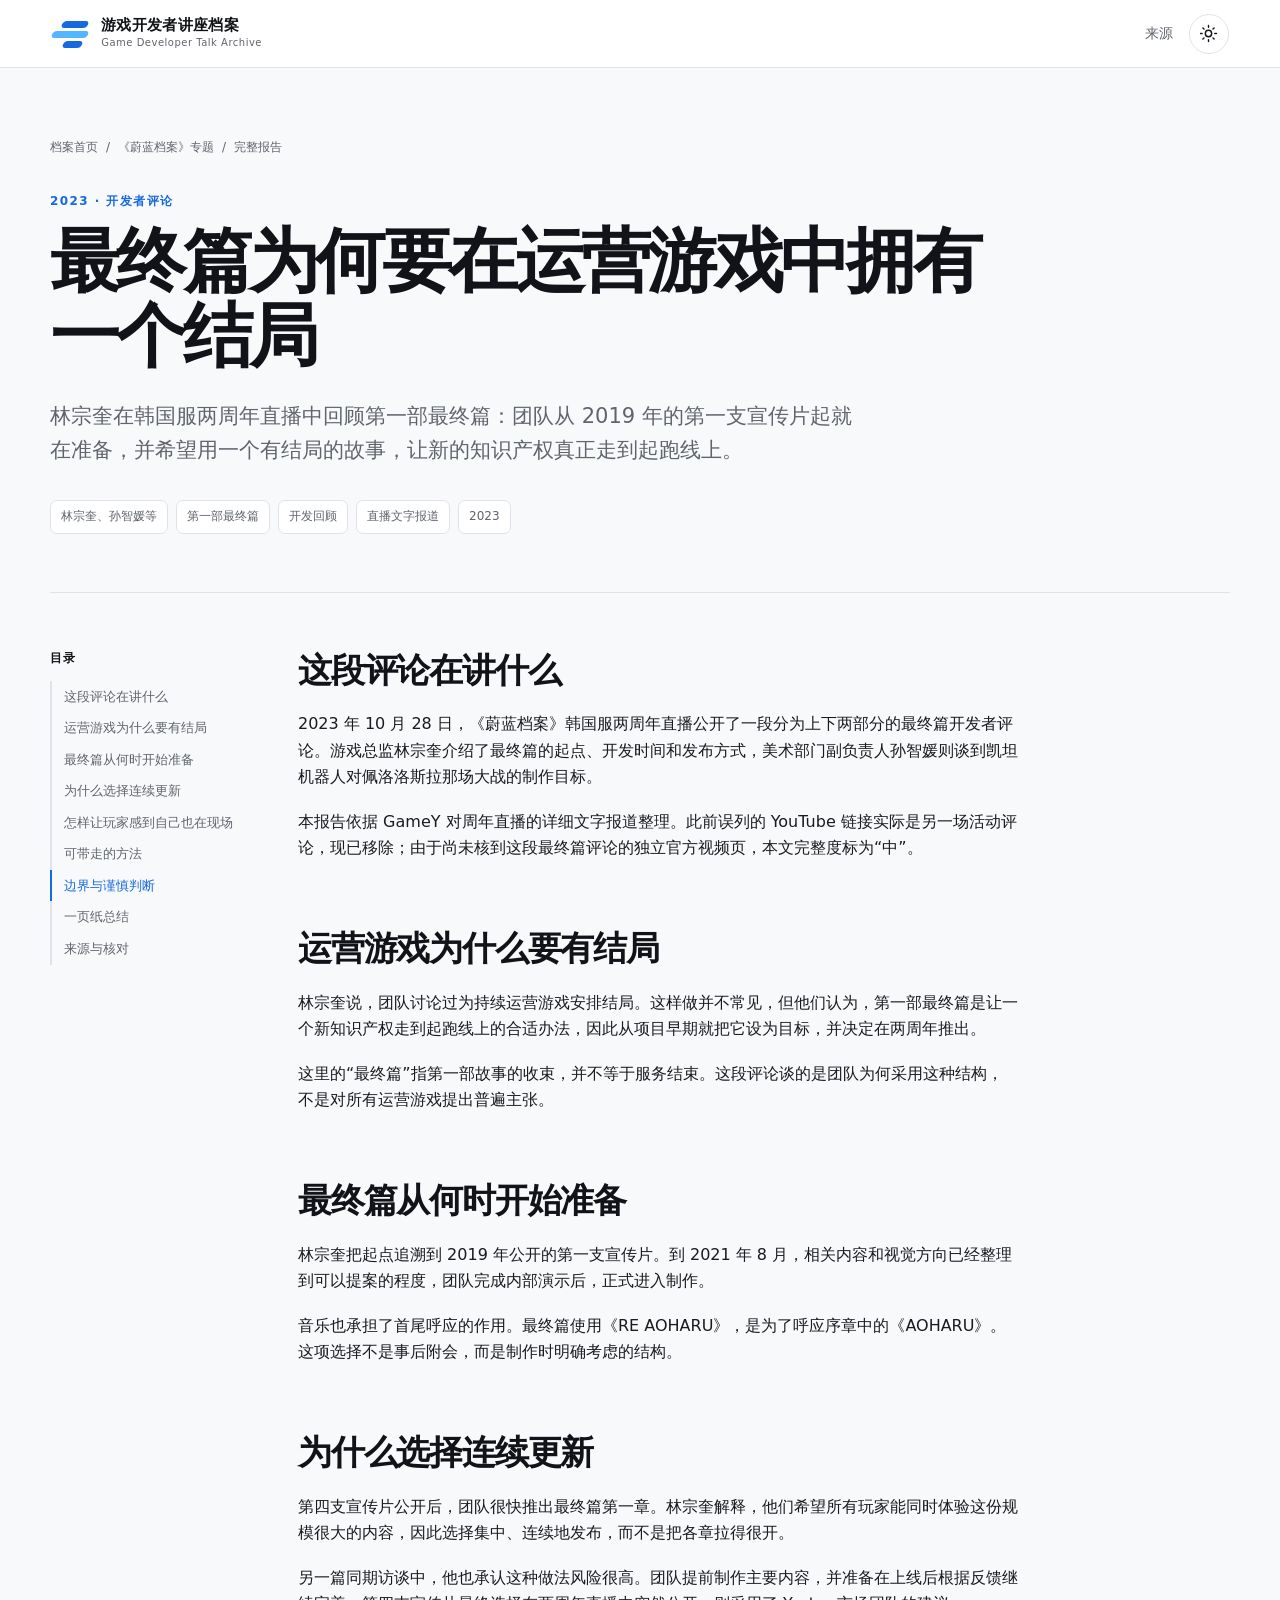
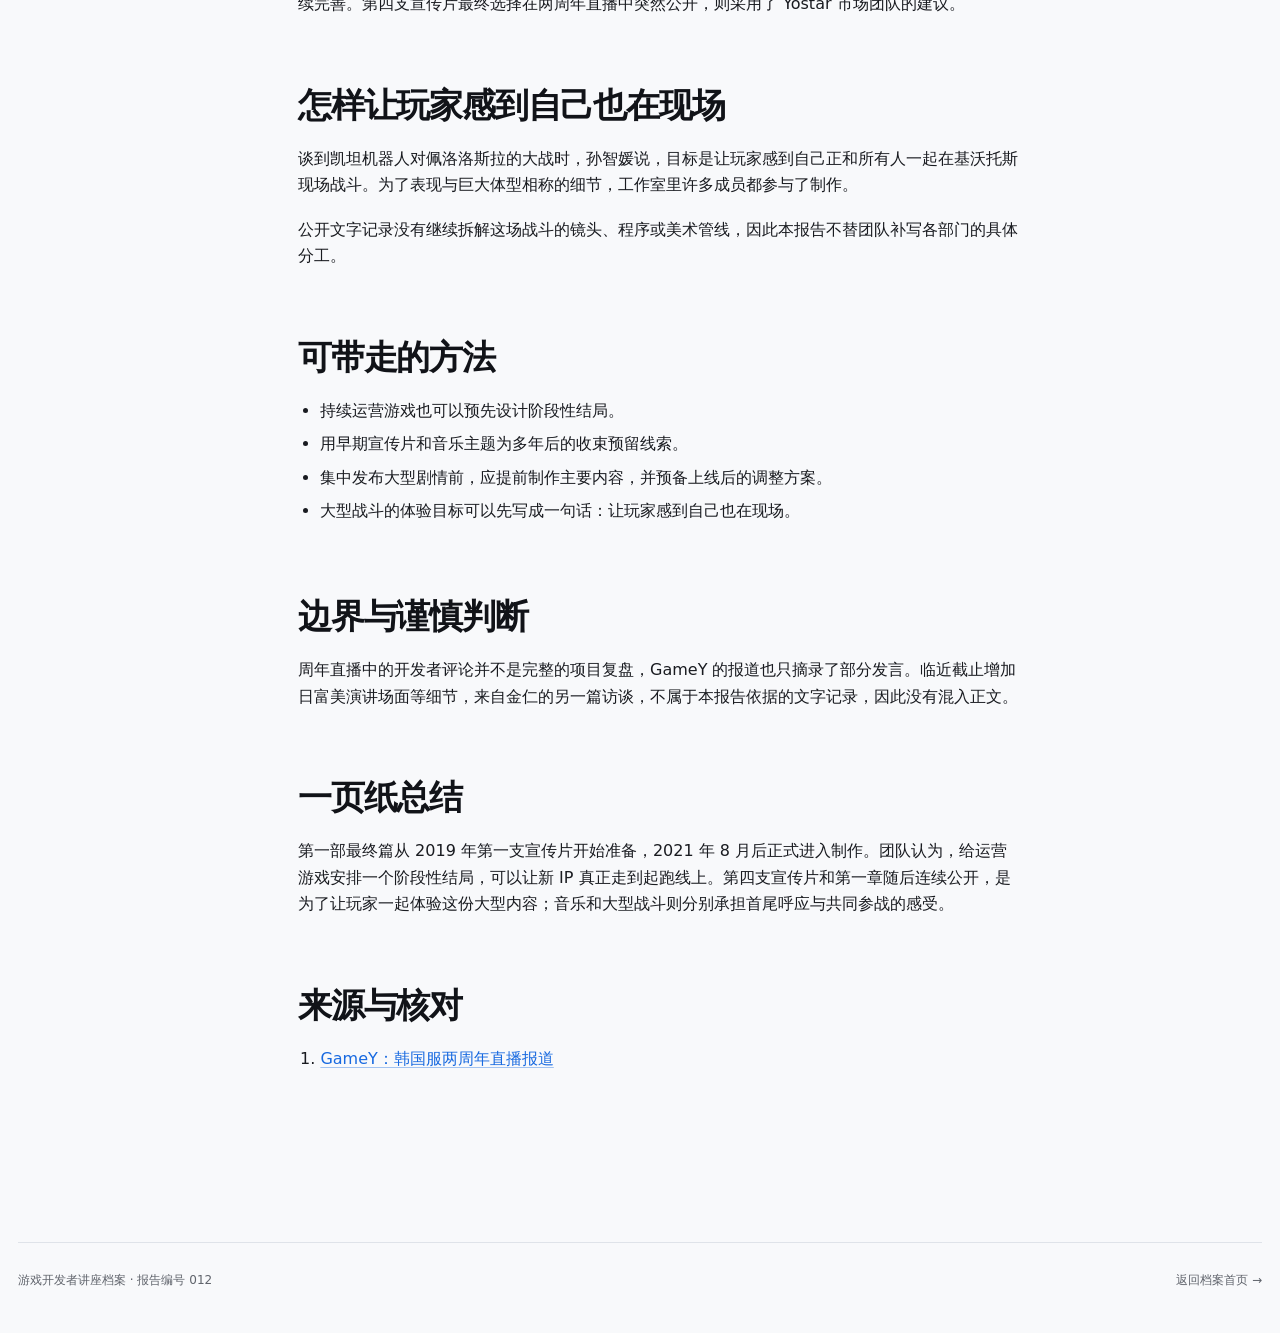
<file: reports/最终篇为何要在运营游戏中拥有一个结局.html>
<!doctype html>
<html lang="zh-CN">
  <head>
    <meta charset="UTF-8" />
    <meta name="viewport" content="width=device-width, initial-scale=1.0" />
    <meta name="description" content="2023 年最终篇开发者评论：为何给持续运营游戏安排结局、最终篇从何时开始准备，以及连续更新和大型战斗如何设计的中文结构化报告。" />
    <meta name="color-scheme" content="light dark" />
    <title>最终篇为何要在运营游戏中拥有一个结局｜游戏开发者讲座档案</title>
    <link rel="stylesheet" href="../assets/styles.css" />
  </head>
  <body>
    <header class="site-header">
      <a class="brand" href="../index.html" aria-label="返回档案首页">
        <span class="brand-mark" aria-hidden="true">
          <span></span><span></span><span></span>
        </span>
        <span>
          <strong>游戏开发者讲座档案</strong>
          <small>Game Developer Talk Archive</small>
        </span>
      </a>
      <nav class="header-actions" aria-label="页面工具">
        <a class="text-link" href="#sources">来源</a>
        <button class="icon-button" id="theme-toggle" type="button" aria-label="切换深色模式">
          <svg class="sun-icon" viewBox="0 0 24 24" aria-hidden="true">
            <circle cx="12" cy="12" r="4"></circle>
            <path d="M12 2v2M12 20v2M4.93 4.93l1.42 1.42M17.66 17.66l1.41 1.41M2 12h2M20 12h2M4.93 19.07l1.42-1.42M17.66 6.34l1.41-1.41"></path>
          </svg>
          <svg class="moon-icon" viewBox="0 0 24 24" aria-hidden="true">
            <path d="M21 12.79A9 9 0 1 1 11.21 3 7 7 0 0 0 21 12.79Z"></path>
          </svg>
        </button>
      </nav>
    </header>
    <main class="report-main">
      <header class="report-hero">
        <nav class="breadcrumb" aria-label="面包屑导航">
          <a href="../index.html">档案首页</a>
          <span>/</span>
          <span>《蔚蓝档案》专题</span>
          <span>/</span>
          <span>完整报告</span>
        </nav>
        <p class="eyebrow">2023 · 开发者评论</p>
        <h1>最终篇为何要在运营游戏中拥有一个结局</h1>
        <p class="report-deck">林宗奎在韩国服两周年直播中回顾第一部最终篇：团队从 2019 年的第一支宣传片起就在准备，并希望用一个有结局的故事，让新的知识产权真正走到起跑线上。</p>
        <div class="report-meta">
          <span>林宗奎、孙智媛等</span><span>第一部最终篇</span><span>开发回顾</span><span>直播文字报道</span><span>2023</span>
        </div>
      </header>
      <div class="report-layout">
        <aside class="report-toc" aria-label="文章目录">
          <strong>目录</strong>
          <ol>
            <li><a href="#overview">这段评论在讲什么</a></li><li><a href="#why">运营游戏为什么要有结局</a></li><li><a href="#start">最终篇从何时开始准备</a></li><li><a href="#release">为什么选择连续更新</a></li><li><a href="#battle">怎样让玩家感到自己也在现场</a></li><li><a href="#methods">可带走的方法</a></li><li><a href="#limits">边界与谨慎判断</a></li><li><a href="#summary">一页纸总结</a></li><li><a href="#sources">来源与核对</a></li>
          </ol>
        </aside>
        <article class="report-content">

          <section id="overview">
            <h2>这段评论在讲什么</h2>
            <p>2023 年 10 月 28 日，《蔚蓝档案》韩国服两周年直播公开了一段分为上下两部分的最终篇开发者评论。游戏总监林宗奎介绍了最终篇的起点、开发时间和发布方式，美术部门副负责人孙智媛则谈到凯坦机器人对佩洛洛斯拉那场大战的制作目标。</p>
            <p>本报告依据 GameY 对周年直播的详细文字报道整理。此前误列的 YouTube 链接实际是另一场活动评论，现已移除；由于尚未核到这段最终篇评论的独立官方视频页，本文完整度标为“中”。</p>
          </section>
          <section id="why">
            <h2>运营游戏为什么要有结局</h2>
            <p>林宗奎说，团队讨论过为持续运营游戏安排结局。这样做并不常见，但他们认为，第一部最终篇是让一个新知识产权走到起跑线上的合适办法，因此从项目早期就把它设为目标，并决定在两周年推出。</p>
            <p>这里的“最终篇”指第一部故事的收束，并不等于服务结束。这段评论谈的是团队为何采用这种结构，不是对所有运营游戏提出普遍主张。</p>
          </section>
          <section id="start">
            <h2>最终篇从何时开始准备</h2>
            <p>林宗奎把起点追溯到 2019 年公开的第一支宣传片。到 2021 年 8 月，相关内容和视觉方向已经整理到可以提案的程度，团队完成内部演示后，正式进入制作。</p>
            <p>音乐也承担了首尾呼应的作用。最终篇使用《RE AOHARU》，是为了呼应序章中的《AOHARU》。这项选择不是事后附会，而是制作时明确考虑的结构。</p>
          </section>
          <section id="release">
            <h2>为什么选择连续更新</h2>
            <p>第四支宣传片公开后，团队很快推出最终篇第一章。林宗奎解释，他们希望所有玩家能同时体验这份规模很大的内容，因此选择集中、连续地发布，而不是把各章拉得很开。</p>
            <p>另一篇同期访谈中，他也承认这种做法风险很高。团队提前制作主要内容，并准备在上线后根据反馈继续完善。第四支宣传片最终选择在两周年直播中突然公开，则采用了 Yostar 市场团队的建议。</p>
          </section>
          <section id="battle">
            <h2>怎样让玩家感到自己也在现场</h2>
            <p>谈到凯坦机器人对佩洛洛斯拉的大战时，孙智媛说，目标是让玩家感到自己正和所有人一起在基沃托斯现场战斗。为了表现与巨大体型相称的细节，工作室里许多成员都参与了制作。</p>
            <p>公开文字记录没有继续拆解这场战斗的镜头、程序或美术管线，因此本报告不替团队补写各部门的具体分工。</p>
          </section>
          <section id="methods">
            <h2>可带走的方法</h2>
            <ul>
              <li>持续运营游戏也可以预先设计阶段性结局。</li>
              <li>用早期宣传片和音乐主题为多年后的收束预留线索。</li>
              <li>集中发布大型剧情前，应提前制作主要内容，并预备上线后的调整方案。</li>
              <li>大型战斗的体验目标可以先写成一句话：让玩家感到自己也在现场。</li>
            </ul>
          </section>
          <section id="limits">
            <h2>边界与谨慎判断</h2>
            <p>周年直播中的开发者评论并不是完整的项目复盘，GameY 的报道也只摘录了部分发言。临近截止增加日富美演讲场面等细节，来自金仁的另一篇访谈，不属于本报告依据的文字记录，因此没有混入正文。</p>
          </section>
          <section id="summary">
            <h2>一页纸总结</h2>
            <p>第一部最终篇从 2019 年第一支宣传片开始准备，2021 年 8 月后正式进入制作。团队认为，给运营游戏安排一个阶段性结局，可以让新 IP 真正走到起跑线上。第四支宣传片和第一章随后连续公开，是为了让玩家一起体验这份大型内容；音乐和大型战斗则分别承担首尾呼应与共同参战的感受。</p>
          </section>
          <section id="sources">
            <h2>来源与核对</h2>
            <ol>
              <li><a href="http://www.gamey.kr/news/articleView.html?idxno=3006849" target="_blank" rel="noreferrer">GameY：韩国服两周年直播报道</a></li>
            </ol>
          </section>

        </article>
      </div>
    </main>
    <footer class="site-footer">
      <p>游戏开发者讲座档案 · 报告编号 012</p>
      <a href="../index.html">返回档案首页 →</a>
    </footer>
    <script src="../assets/app.js"></script>
  </body>
</html>
</file>
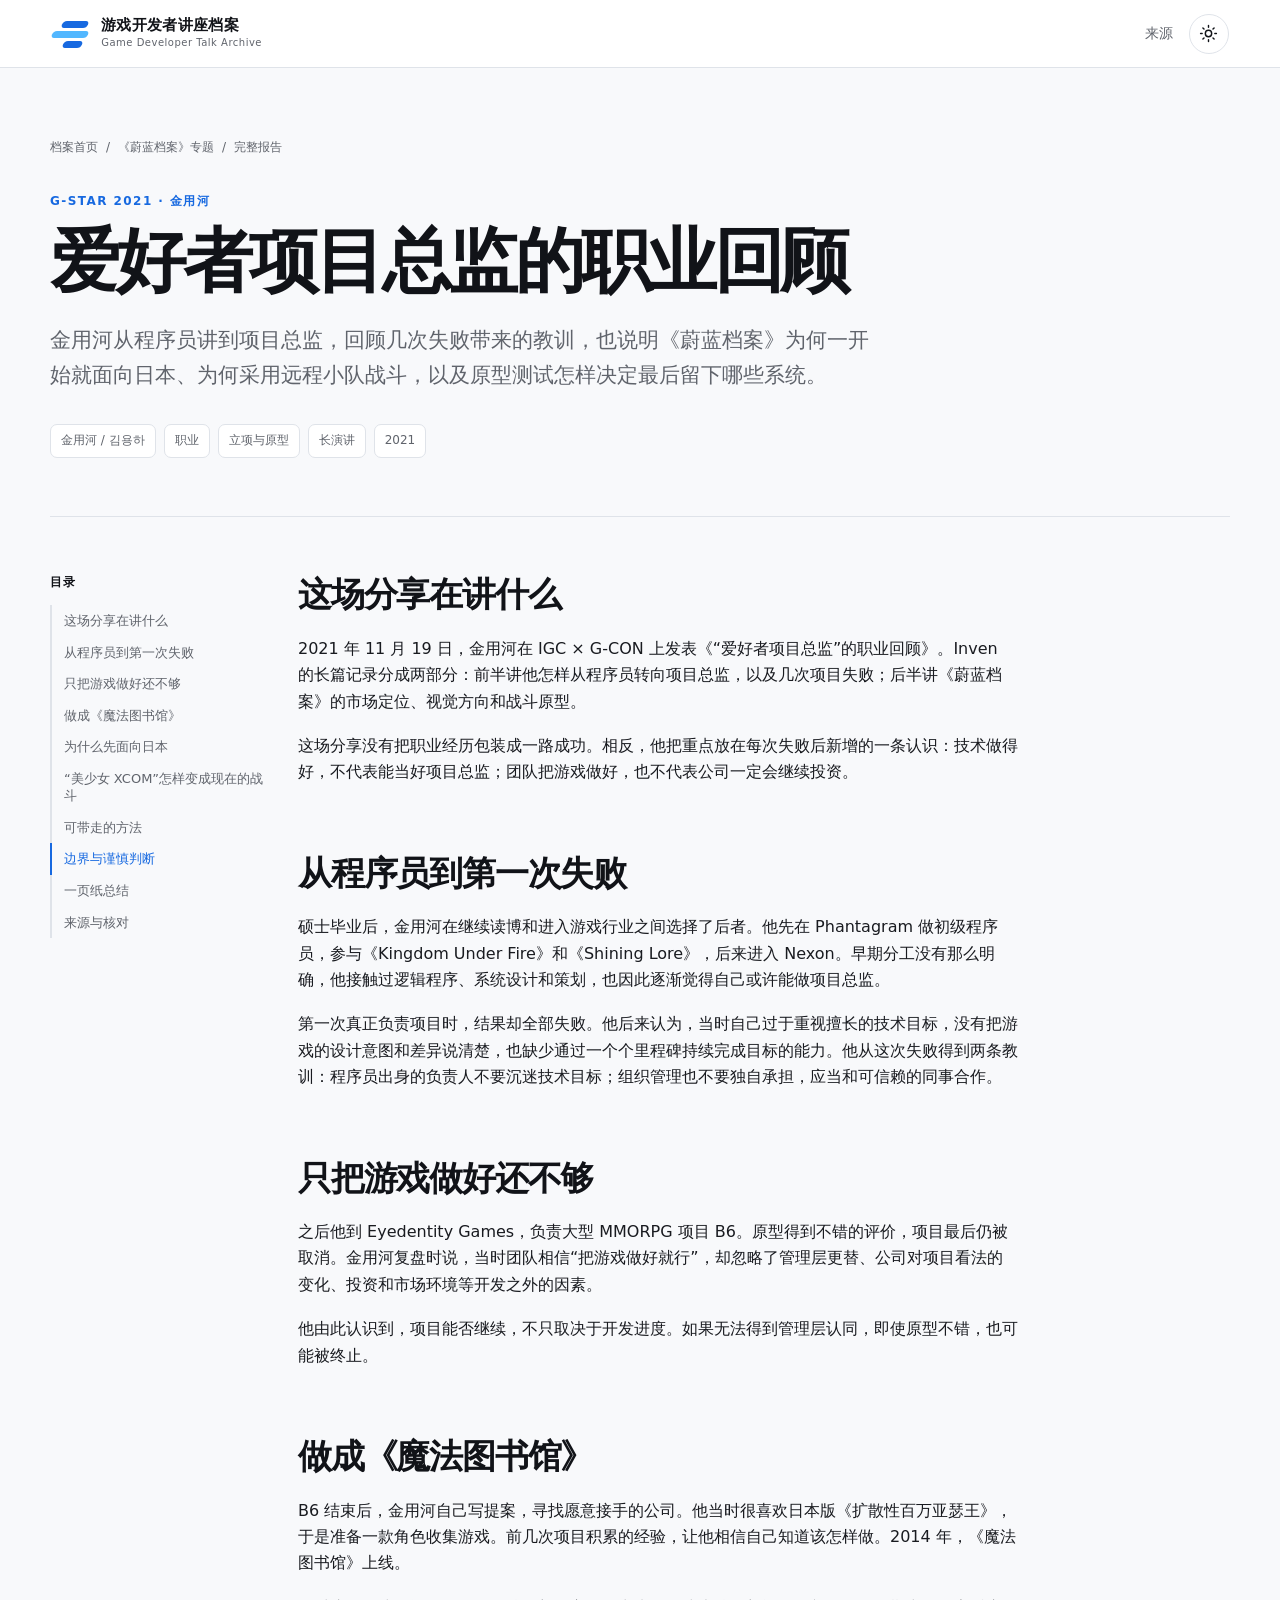
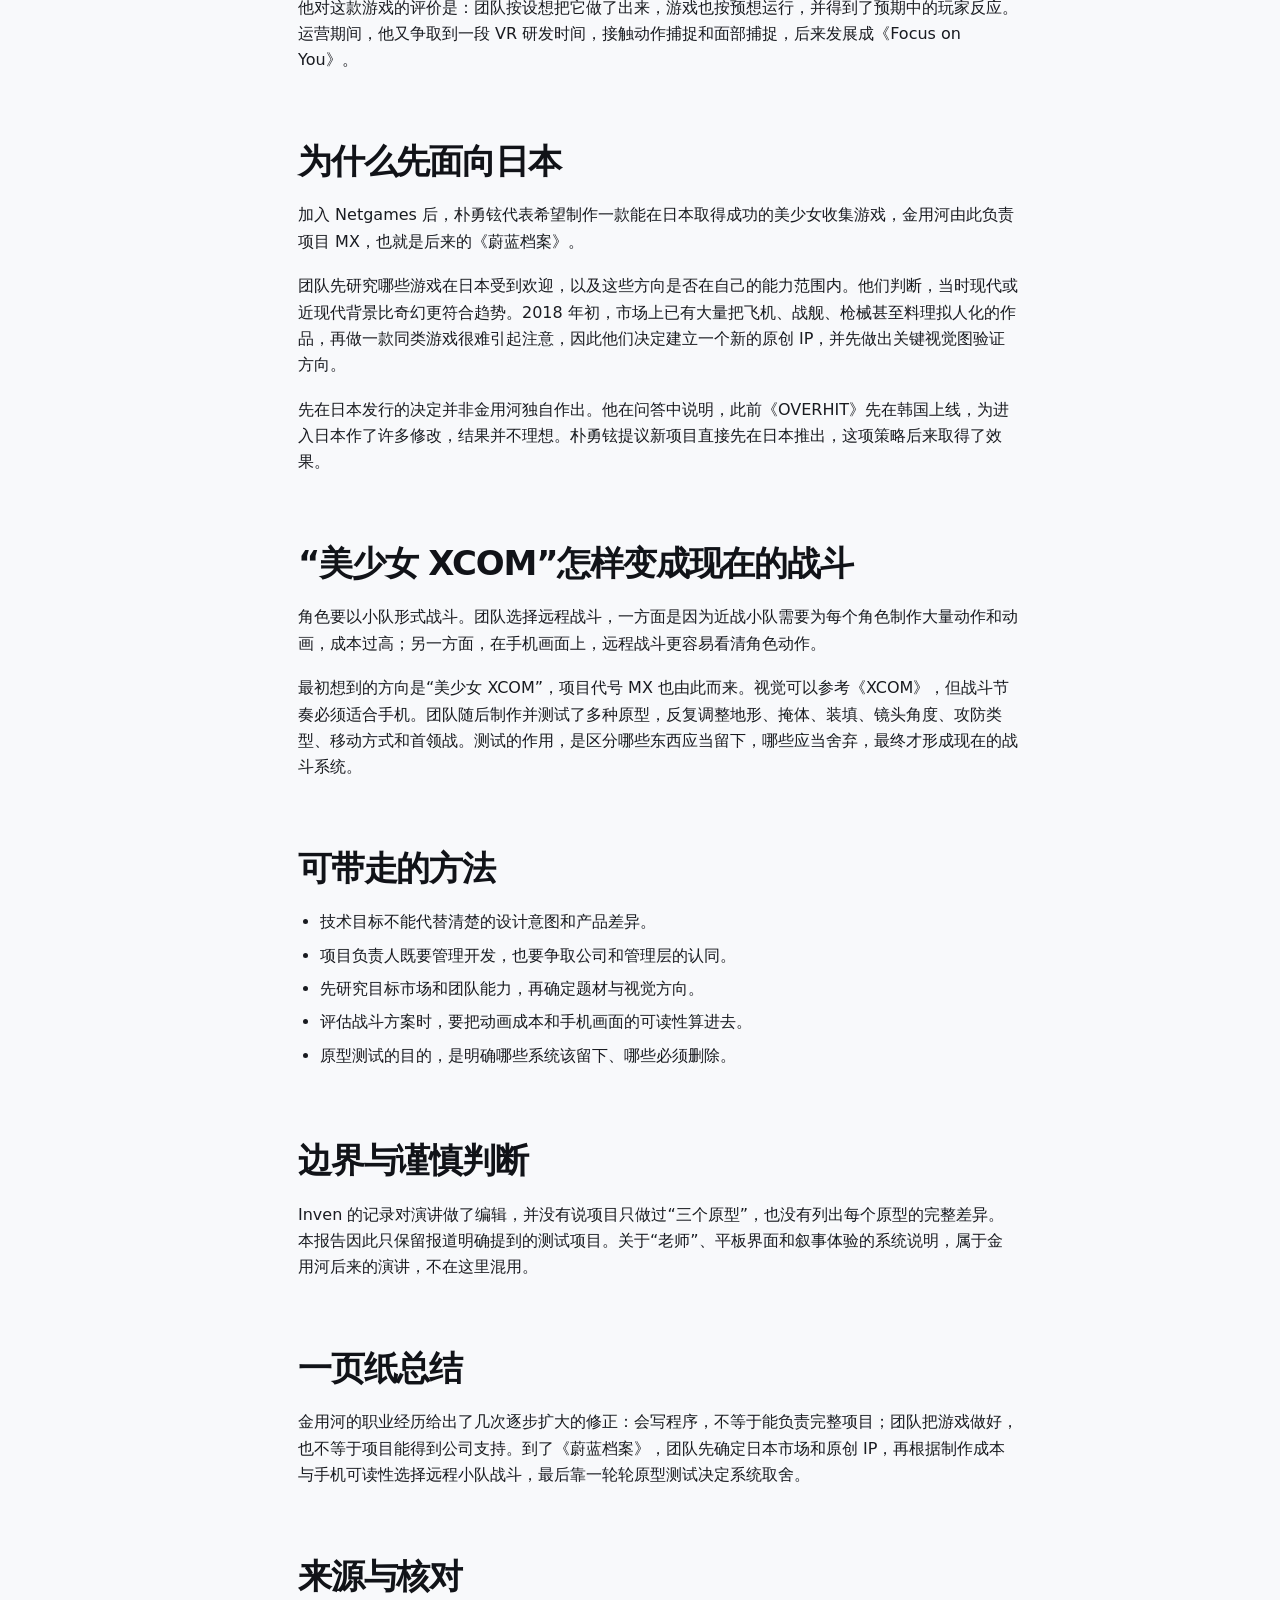
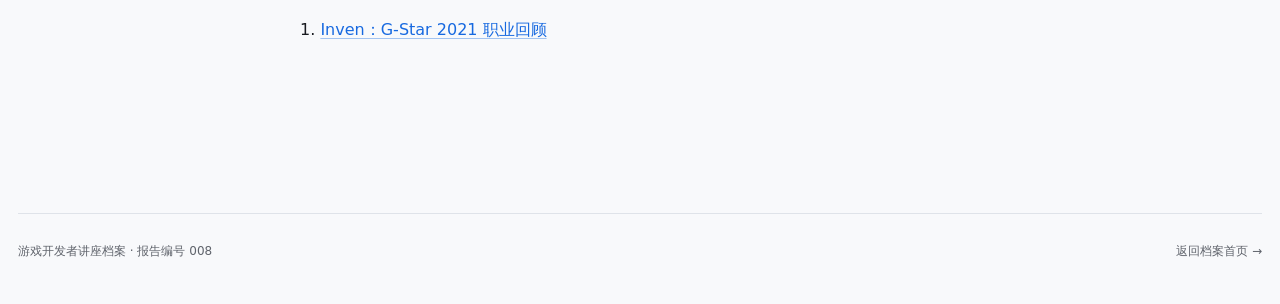
<file: reports/爱好者项目总监的职业回顾.html>
<!doctype html>
<html lang="zh-CN">
  <head>
    <meta charset="UTF-8" />
    <meta name="viewport" content="width=device-width, initial-scale=1.0" />
    <meta name="description" content="金用河在 G-Star 2021 回顾从程序员到项目总监、以及《蔚蓝档案》面向日本市场立项与原型迭代的中文结构化报告。" />
    <meta name="color-scheme" content="light dark" />
    <title>爱好者项目总监的职业回顾｜游戏开发者讲座档案</title>
    <link rel="stylesheet" href="../assets/styles.css" />
  </head>
  <body>
    <header class="site-header">
      <a class="brand" href="../index.html" aria-label="返回档案首页">
        <span class="brand-mark" aria-hidden="true">
          <span></span><span></span><span></span>
        </span>
        <span>
          <strong>游戏开发者讲座档案</strong>
          <small>Game Developer Talk Archive</small>
        </span>
      </a>
      <nav class="header-actions" aria-label="页面工具">
        <a class="text-link" href="#sources">来源</a>
        <button class="icon-button" id="theme-toggle" type="button" aria-label="切换深色模式">
          <svg class="sun-icon" viewBox="0 0 24 24" aria-hidden="true">
            <circle cx="12" cy="12" r="4"></circle>
            <path d="M12 2v2M12 20v2M4.93 4.93l1.42 1.42M17.66 17.66l1.41 1.41M2 12h2M20 12h2M4.93 19.07l1.42-1.42M17.66 6.34l1.41-1.41"></path>
          </svg>
          <svg class="moon-icon" viewBox="0 0 24 24" aria-hidden="true">
            <path d="M21 12.79A9 9 0 1 1 11.21 3 7 7 0 0 0 21 12.79Z"></path>
          </svg>
        </button>
      </nav>
    </header>
    <main class="report-main">
      <header class="report-hero">
        <nav class="breadcrumb" aria-label="面包屑导航">
          <a href="../index.html">档案首页</a>
          <span>/</span>
          <span>《蔚蓝档案》专题</span>
          <span>/</span>
          <span>完整报告</span>
        </nav>
        <p class="eyebrow">G-Star 2021 · 金用河</p>
        <h1>爱好者项目总监的职业回顾</h1>
        <p class="report-deck">金用河从程序员讲到项目总监，回顾几次失败带来的教训，也说明《蔚蓝档案》为何一开始就面向日本、为何采用远程小队战斗，以及原型测试怎样决定最后留下哪些系统。</p>
        <div class="report-meta">
          <span>金用河 / 김용하</span><span>职业</span><span>立项与原型</span><span>长演讲</span><span>2021</span>
        </div>
      </header>
      <div class="report-layout">
        <aside class="report-toc" aria-label="文章目录">
          <strong>目录</strong>
          <ol>
            <li><a href="#overview">这场分享在讲什么</a></li><li><a href="#path">从程序员到第一次失败</a></li><li><a href="#b6">只把游戏做好还不够</a></li><li><a href="#curare">做成《魔法图书馆》</a></li><li><a href="#japan">为什么先面向日本</a></li><li><a href="#combat">“美少女 XCOM”怎样变成现在的战斗</a></li><li><a href="#methods">可带走的方法</a></li><li><a href="#limits">边界与谨慎判断</a></li><li><a href="#summary">一页纸总结</a></li><li><a href="#sources">来源与核对</a></li>
          </ol>
        </aside>
        <article class="report-content">

          <section id="overview">
            <h2>这场分享在讲什么</h2>
            <p>2021 年 11 月 19 日，金用河在 IGC × G-CON 上发表《“爱好者项目总监”的职业回顾》。Inven 的长篇记录分成两部分：前半讲他怎样从程序员转向项目总监，以及几次项目失败；后半讲《蔚蓝档案》的市场定位、视觉方向和战斗原型。</p>
            <p>这场分享没有把职业经历包装成一路成功。相反，他把重点放在每次失败后新增的一条认识：技术做得好，不代表能当好项目总监；团队把游戏做好，也不代表公司一定会继续投资。</p>
          </section>
          <section id="path">
            <h2>从程序员到第一次失败</h2>
            <p>硕士毕业后，金用河在继续读博和进入游戏行业之间选择了后者。他先在 Phantagram 做初级程序员，参与《Kingdom Under Fire》和《Shining Lore》，后来进入 Nexon。早期分工没有那么明确，他接触过逻辑程序、系统设计和策划，也因此逐渐觉得自己或许能做项目总监。</p>
            <p>第一次真正负责项目时，结果却全部失败。他后来认为，当时自己过于重视擅长的技术目标，没有把游戏的设计意图和差异说清楚，也缺少通过一个个里程碑持续完成目标的能力。他从这次失败得到两条教训：程序员出身的负责人不要沉迷技术目标；组织管理也不要独自承担，应当和可信赖的同事合作。</p>
          </section>
          <section id="b6">
            <h2>只把游戏做好还不够</h2>
            <p>之后他到 Eyedentity Games，负责大型 MMORPG 项目 B6。原型得到不错的评价，项目最后仍被取消。金用河复盘时说，当时团队相信“把游戏做好就行”，却忽略了管理层更替、公司对项目看法的变化、投资和市场环境等开发之外的因素。</p>
            <p>他由此认识到，项目能否继续，不只取决于开发进度。如果无法得到管理层认同，即使原型不错，也可能被终止。</p>
          </section>
          <section id="curare">
            <h2>做成《魔法图书馆》</h2>
            <p>B6 结束后，金用河自己写提案，寻找愿意接手的公司。他当时很喜欢日本版《扩散性百万亚瑟王》，于是准备一款角色收集游戏。前几次项目积累的经验，让他相信自己知道该怎样做。2014 年，《魔法图书馆》上线。</p>
            <p>他对这款游戏的评价是：团队按设想把它做了出来，游戏也按预想运行，并得到了预期中的玩家反应。运营期间，他又争取到一段 VR 研发时间，接触动作捕捉和面部捕捉，后来发展成《Focus on You》。</p>
          </section>
          <section id="japan">
            <h2>为什么先面向日本</h2>
            <p>加入 Netgames 后，朴勇铉代表希望制作一款能在日本取得成功的美少女收集游戏，金用河由此负责项目 MX，也就是后来的《蔚蓝档案》。</p>
            <p>团队先研究哪些游戏在日本受到欢迎，以及这些方向是否在自己的能力范围内。他们判断，当时现代或近现代背景比奇幻更符合趋势。2018 年初，市场上已有大量把飞机、战舰、枪械甚至料理拟人化的作品，再做一款同类游戏很难引起注意，因此他们决定建立一个新的原创 IP，并先做出关键视觉图验证方向。</p>
            <p>先在日本发行的决定并非金用河独自作出。他在问答中说明，此前《OVERHIT》先在韩国上线，为进入日本作了许多修改，结果并不理想。朴勇铉提议新项目直接先在日本推出，这项策略后来取得了效果。</p>
          </section>
          <section id="combat">
            <h2>“美少女 XCOM”怎样变成现在的战斗</h2>
            <p>角色要以小队形式战斗。团队选择远程战斗，一方面是因为近战小队需要为每个角色制作大量动作和动画，成本过高；另一方面，在手机画面上，远程战斗更容易看清角色动作。</p>
            <p>最初想到的方向是“美少女 XCOM”，项目代号 MX 也由此而来。视觉可以参考《XCOM》，但战斗节奏必须适合手机。团队随后制作并测试了多种原型，反复调整地形、掩体、装填、镜头角度、攻防类型、移动方式和首领战。测试的作用，是区分哪些东西应当留下，哪些应当舍弃，最终才形成现在的战斗系统。</p>
          </section>
          <section id="methods">
            <h2>可带走的方法</h2>
            <ul>
              <li>技术目标不能代替清楚的设计意图和产品差异。</li>
              <li>项目负责人既要管理开发，也要争取公司和管理层的认同。</li>
              <li>先研究目标市场和团队能力，再确定题材与视觉方向。</li>
              <li>评估战斗方案时，要把动画成本和手机画面的可读性算进去。</li>
              <li>原型测试的目的，是明确哪些系统该留下、哪些必须删除。</li>
            </ul>
          </section>
          <section id="limits">
            <h2>边界与谨慎判断</h2>
            <p>Inven 的记录对演讲做了编辑，并没有说项目只做过“三个原型”，也没有列出每个原型的完整差异。本报告因此只保留报道明确提到的测试项目。关于“老师”、平板界面和叙事体验的系统说明，属于金用河后来的演讲，不在这里混用。</p>
          </section>
          <section id="summary">
            <h2>一页纸总结</h2>
            <p>金用河的职业经历给出了几次逐步扩大的修正：会写程序，不等于能负责完整项目；团队把游戏做好，也不等于项目能得到公司支持。到了《蔚蓝档案》，团队先确定日本市场和原创 IP，再根据制作成本与手机可读性选择远程小队战斗，最后靠一轮轮原型测试决定系统取舍。</p>
          </section>
          <section id="sources">
            <h2>来源与核对</h2>
            <ol>
              <li><a href="https://www.inven.co.kr/webzine/news/?news=265127" target="_blank" rel="noreferrer">Inven：G-Star 2021 职业回顾</a></li>
            </ol>
          </section>

        </article>
      </div>
    </main>
    <footer class="site-footer">
      <p>游戏开发者讲座档案 · 报告编号 008</p>
      <a href="../index.html">返回档案首页 →</a>
    </footer>
    <script src="../assets/app.js"></script>
  </body>
</html>
</file>
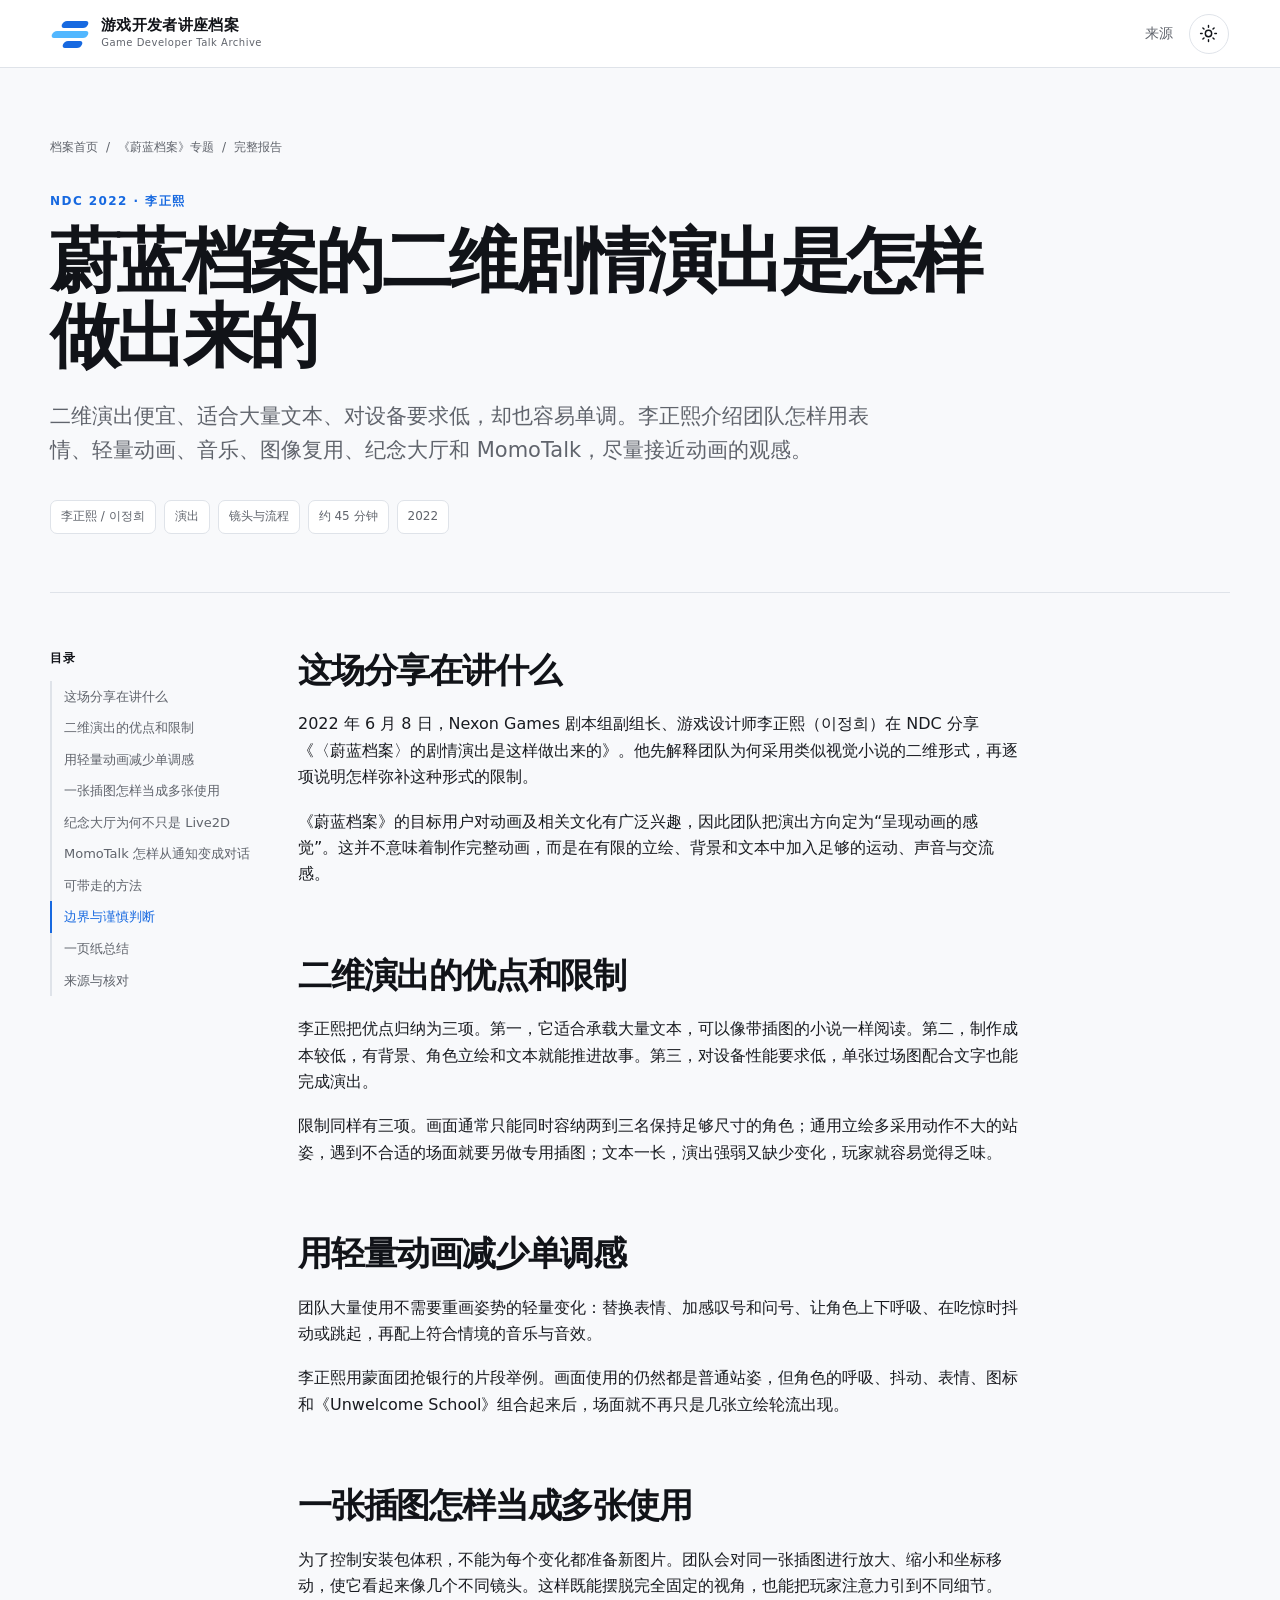
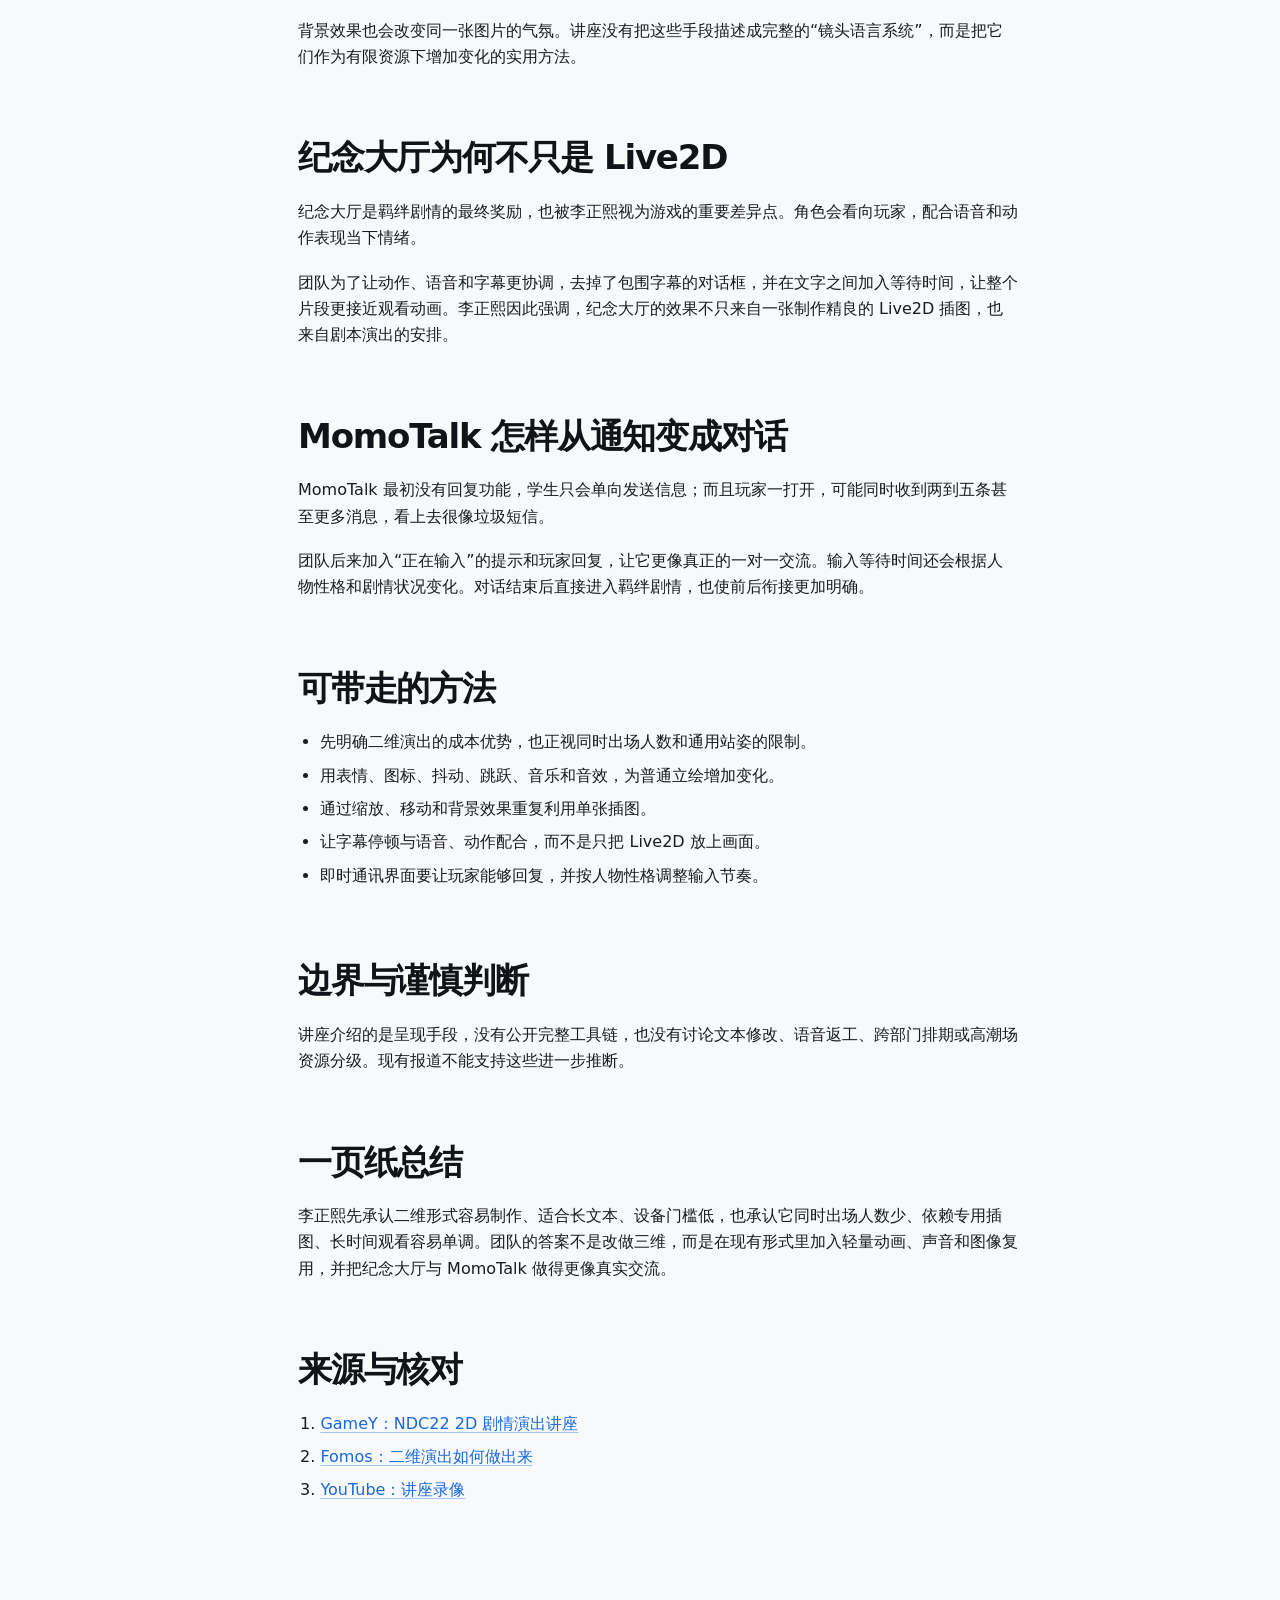
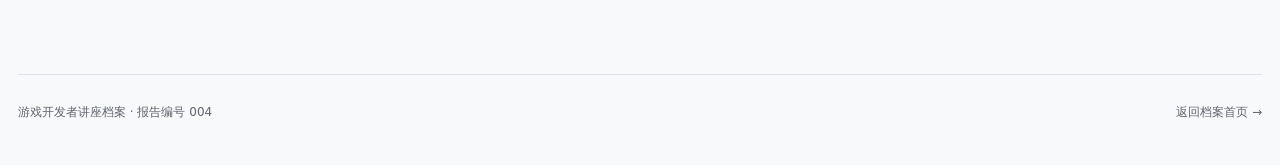
<file: reports/蔚蓝档案的二维剧情演出是怎样做出来的.html>
<!doctype html>
<html lang="zh-CN">
  <head>
    <meta charset="UTF-8" />
    <meta name="viewport" content="width=device-width, initial-scale=1.0" />
    <meta name="description" content="李正熙在 NDC 2022 分享《蔚蓝档案》二维剧情演出的优缺点，以及表情、轻量动画、图像复用、纪念大厅和MomoTalk的制作方法。" />
    <meta name="color-scheme" content="light dark" />
    <title>蔚蓝档案的二维剧情演出是怎样做出来的｜游戏开发者讲座档案</title>
    <link rel="stylesheet" href="../assets/styles.css" />
  </head>
  <body>
    <header class="site-header">
      <a class="brand" href="../index.html" aria-label="返回档案首页">
        <span class="brand-mark" aria-hidden="true">
          <span></span><span></span><span></span>
        </span>
        <span>
          <strong>游戏开发者讲座档案</strong>
          <small>Game Developer Talk Archive</small>
        </span>
      </a>
      <nav class="header-actions" aria-label="页面工具">
        <a class="text-link" href="#sources">来源</a>
        <button class="icon-button" id="theme-toggle" type="button" aria-label="切换深色模式">
          <svg class="sun-icon" viewBox="0 0 24 24" aria-hidden="true">
            <circle cx="12" cy="12" r="4"></circle>
            <path d="M12 2v2M12 20v2M4.93 4.93l1.42 1.42M17.66 17.66l1.41 1.41M2 12h2M20 12h2M4.93 19.07l1.42-1.42M17.66 6.34l1.41-1.41"></path>
          </svg>
          <svg class="moon-icon" viewBox="0 0 24 24" aria-hidden="true">
            <path d="M21 12.79A9 9 0 1 1 11.21 3 7 7 0 0 0 21 12.79Z"></path>
          </svg>
        </button>
      </nav>
    </header>
    <main class="report-main">
      <header class="report-hero">
        <nav class="breadcrumb" aria-label="面包屑导航">
          <a href="../index.html">档案首页</a>
          <span>/</span>
          <span>《蔚蓝档案》专题</span>
          <span>/</span>
          <span>完整报告</span>
        </nav>
        <p class="eyebrow">NDC 2022 · 李正熙</p>
        <h1>蔚蓝档案的二维剧情演出是怎样做出来的</h1>
        <p class="report-deck">二维演出便宜、适合大量文本、对设备要求低，却也容易单调。李正熙介绍团队怎样用表情、轻量动画、音乐、图像复用、纪念大厅和 MomoTalk，尽量接近动画的观感。</p>
        <div class="report-meta">
          <span>李正熙 / 이정희</span><span>演出</span><span>镜头与流程</span><span>约 45 分钟</span><span>2022</span>
        </div>
      </header>
      <div class="report-layout">
        <aside class="report-toc" aria-label="文章目录">
          <strong>目录</strong>
          <ol>
            <li><a href="#overview">这场分享在讲什么</a></li><li><a href="#tradeoff">二维演出的优点和限制</a></li><li><a href="#animation">用轻量动画减少单调感</a></li><li><a href="#cutscene">一张插图怎样当成多张使用</a></li><li><a href="#lobby">纪念大厅为何不只是 Live2D</a></li><li><a href="#momotalk">MomoTalk 怎样从通知变成对话</a></li><li><a href="#methods">可带走的方法</a></li><li><a href="#limits">边界与谨慎判断</a></li><li><a href="#summary">一页纸总结</a></li><li><a href="#sources">来源与核对</a></li>
          </ol>
        </aside>
        <article class="report-content">

          <section id="overview">
            <h2>这场分享在讲什么</h2>
            <p>2022 年 6 月 8 日，Nexon Games 剧本组副组长、游戏设计师李正熙（이정희）在 NDC 分享《〈蔚蓝档案〉的剧情演出是这样做出来的》。他先解释团队为何采用类似视觉小说的二维形式，再逐项说明怎样弥补这种形式的限制。</p>
            <p>《蔚蓝档案》的目标用户对动画及相关文化有广泛兴趣，因此团队把演出方向定为“呈现动画的感觉”。这并不意味着制作完整动画，而是在有限的立绘、背景和文本中加入足够的运动、声音与交流感。</p>
          </section>
          <section id="tradeoff">
            <h2>二维演出的优点和限制</h2>
            <p>李正熙把优点归纳为三项。第一，它适合承载大量文本，可以像带插图的小说一样阅读。第二，制作成本较低，有背景、角色立绘和文本就能推进故事。第三，对设备性能要求低，单张过场图配合文字也能完成演出。</p>
            <p>限制同样有三项。画面通常只能同时容纳两到三名保持足够尺寸的角色；通用立绘多采用动作不大的站姿，遇到不合适的场面就要另做专用插图；文本一长，演出强弱又缺少变化，玩家就容易觉得乏味。</p>
          </section>
          <section id="animation">
            <h2>用轻量动画减少单调感</h2>
            <p>团队大量使用不需要重画姿势的轻量变化：替换表情、加感叹号和问号、让角色上下呼吸、在吃惊时抖动或跳起，再配上符合情境的音乐与音效。</p>
            <p>李正熙用蒙面团抢银行的片段举例。画面使用的仍然都是普通站姿，但角色的呼吸、抖动、表情、图标和《Unwelcome School》组合起来后，场面就不再只是几张立绘轮流出现。</p>
          </section>
          <section id="cutscene">
            <h2>一张插图怎样当成多张使用</h2>
            <p>为了控制安装包体积，不能为每个变化都准备新图片。团队会对同一张插图进行放大、缩小和坐标移动，使它看起来像几个不同镜头。这样既能摆脱完全固定的视角，也能把玩家注意力引到不同细节。</p>
            <p>背景效果也会改变同一张图片的气氛。讲座没有把这些手段描述成完整的“镜头语言系统”，而是把它们作为有限资源下增加变化的实用方法。</p>
          </section>
          <section id="lobby">
            <h2>纪念大厅为何不只是 Live2D</h2>
            <p>纪念大厅是羁绊剧情的最终奖励，也被李正熙视为游戏的重要差异点。角色会看向玩家，配合语音和动作表现当下情绪。</p>
            <p>团队为了让动作、语音和字幕更协调，去掉了包围字幕的对话框，并在文字之间加入等待时间，让整个片段更接近观看动画。李正熙因此强调，纪念大厅的效果不只来自一张制作精良的 Live2D 插图，也来自剧本演出的安排。</p>
          </section>
          <section id="momotalk">
            <h2>MomoTalk 怎样从通知变成对话</h2>
            <p>MomoTalk 最初没有回复功能，学生只会单向发送信息；而且玩家一打开，可能同时收到两到五条甚至更多消息，看上去很像垃圾短信。</p>
            <p>团队后来加入“正在输入”的提示和玩家回复，让它更像真正的一对一交流。输入等待时间还会根据人物性格和剧情状况变化。对话结束后直接进入羁绊剧情，也使前后衔接更加明确。</p>
          </section>
          <section id="methods">
            <h2>可带走的方法</h2>
            <ul>
              <li>先明确二维演出的成本优势，也正视同时出场人数和通用站姿的限制。</li>
              <li>用表情、图标、抖动、跳跃、音乐和音效，为普通立绘增加变化。</li>
              <li>通过缩放、移动和背景效果重复利用单张插图。</li>
              <li>让字幕停顿与语音、动作配合，而不是只把 Live2D 放上画面。</li>
              <li>即时通讯界面要让玩家能够回复，并按人物性格调整输入节奏。</li>
            </ul>
          </section>
          <section id="limits">
            <h2>边界与谨慎判断</h2>
            <p>讲座介绍的是呈现手段，没有公开完整工具链，也没有讨论文本修改、语音返工、跨部门排期或高潮场资源分级。现有报道不能支持这些进一步推断。</p>
          </section>
          <section id="summary">
            <h2>一页纸总结</h2>
            <p>李正熙先承认二维形式容易制作、适合长文本、设备门槛低，也承认它同时出场人数少、依赖专用插图、长时间观看容易单调。团队的答案不是改做三维，而是在现有形式里加入轻量动画、声音和图像复用，并把纪念大厅与 MomoTalk 做得更像真实交流。</p>
          </section>
          <section id="sources">
            <h2>来源与核对</h2>
            <ol>
              <li><a href="https://www.gamey.kr/news/articleView.html?idxno=3001928" target="_blank" rel="noreferrer">GameY：NDC22 2D 剧情演出讲座</a></li>
              <li><a href="https://www.fomos.kr/esports/news_view?entry_id=111316" target="_blank" rel="noreferrer">Fomos：二维演出如何做出来</a></li>
              <li><a href="https://www.youtube.com/watch?v=W_XiZ3aRs0E" target="_blank" rel="noreferrer">YouTube：讲座录像</a></li>
            </ol>
          </section>

        </article>
      </div>
    </main>
    <footer class="site-footer">
      <p>游戏开发者讲座档案 · 报告编号 004</p>
      <a href="../index.html">返回档案首页 →</a>
    </footer>
    <script src="../assets/app.js"></script>
  </body>
</html>
</file>
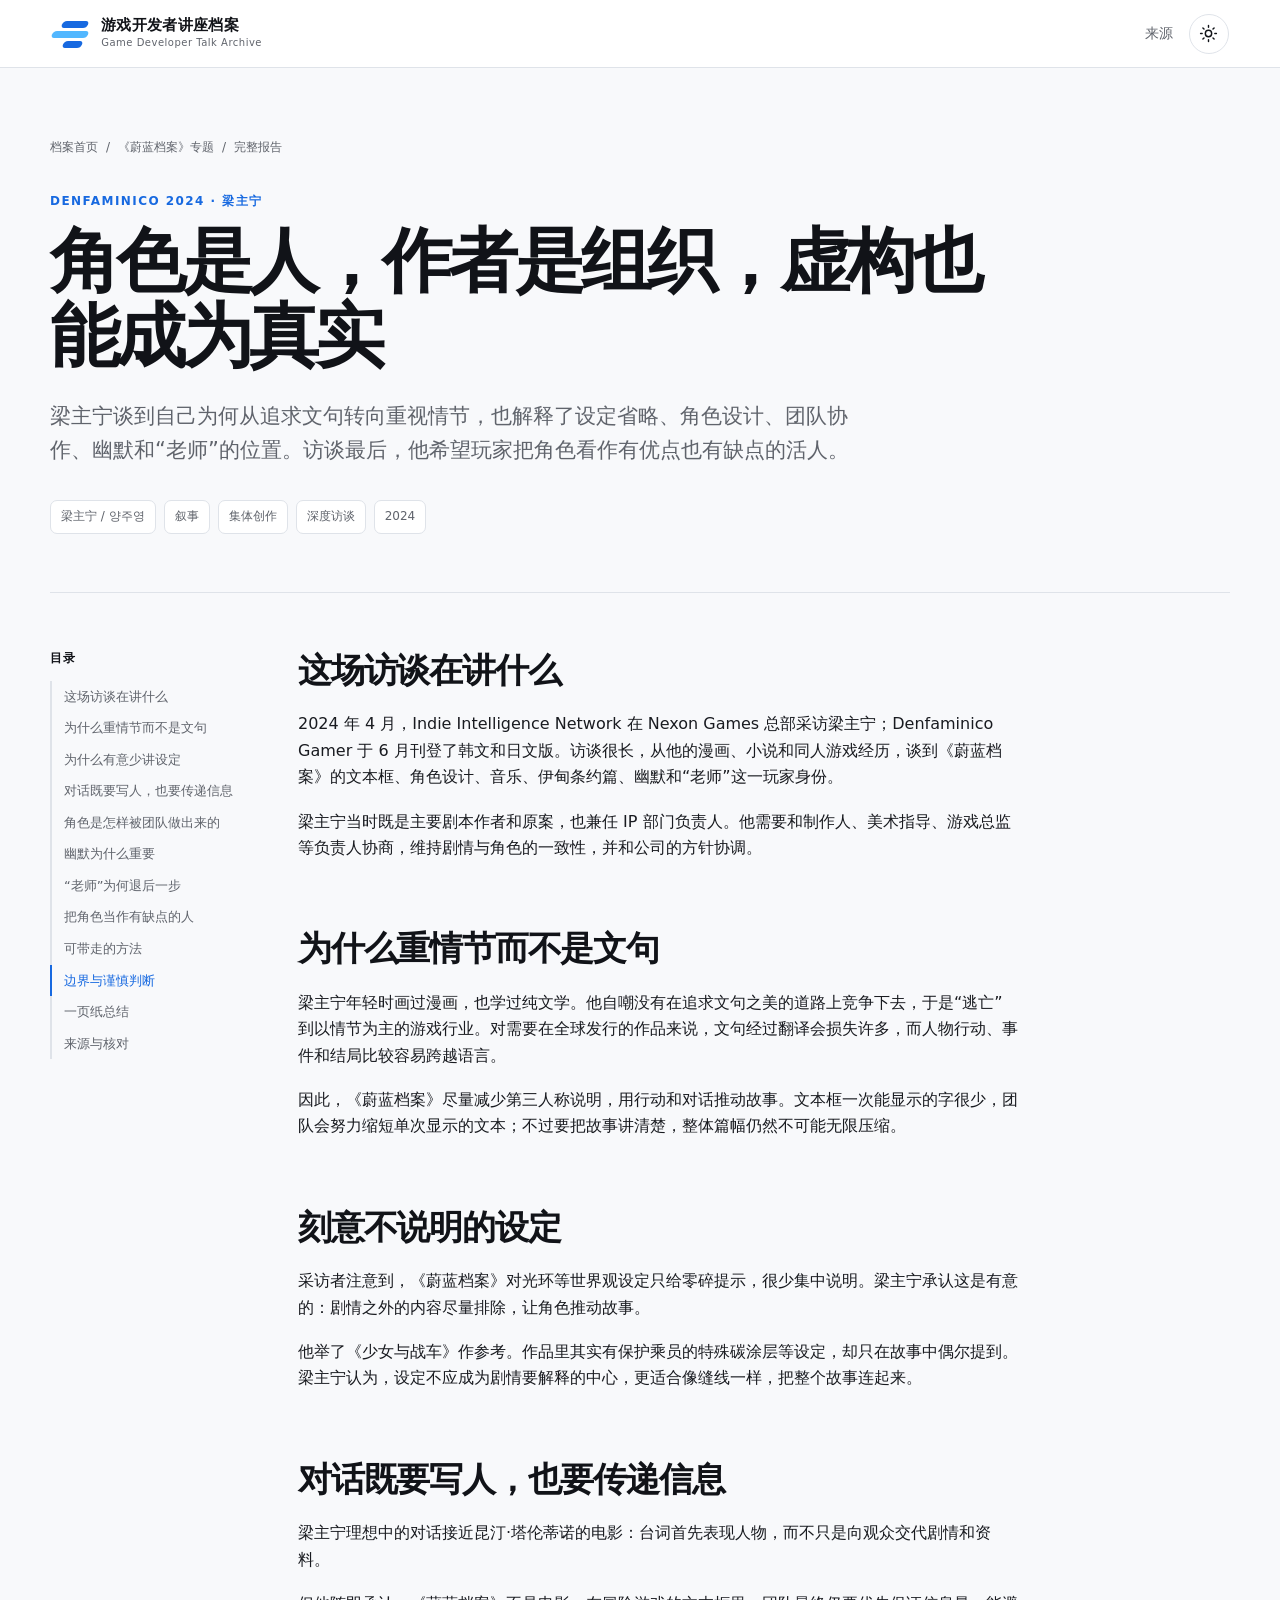
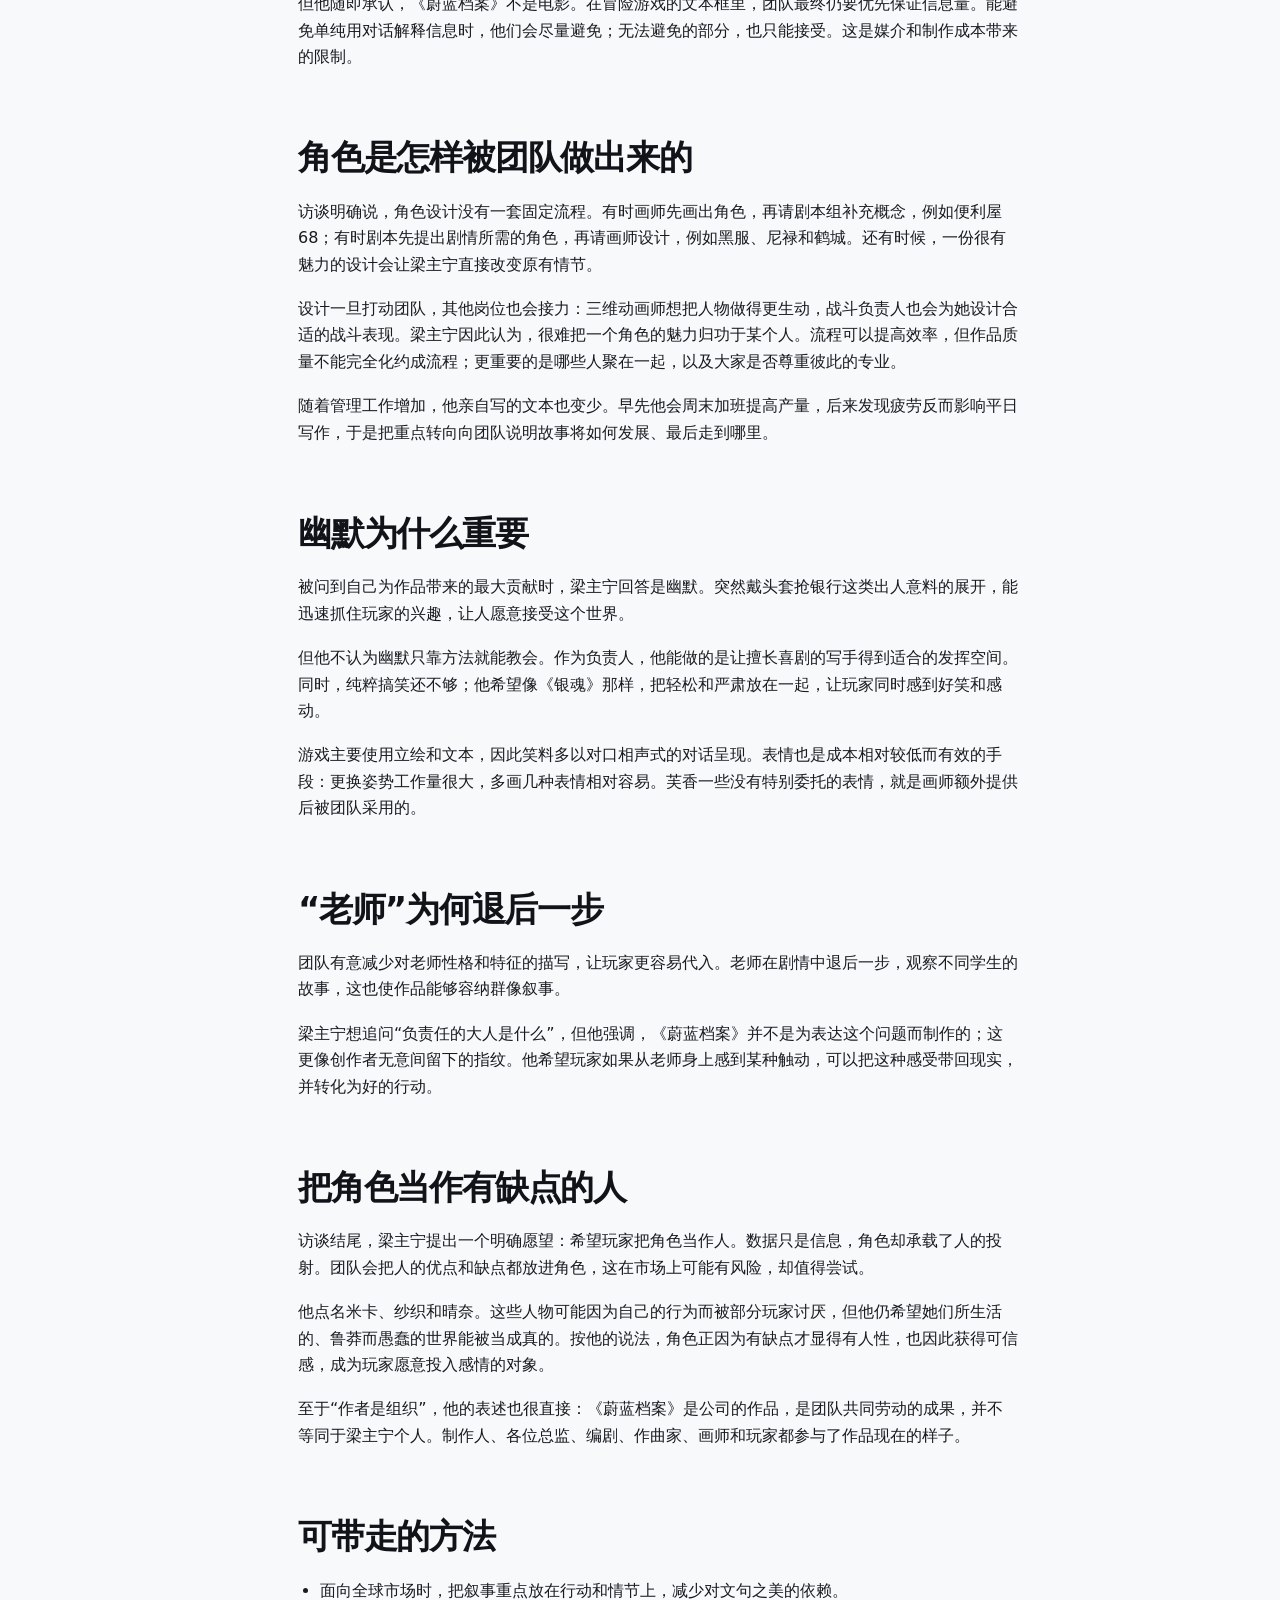
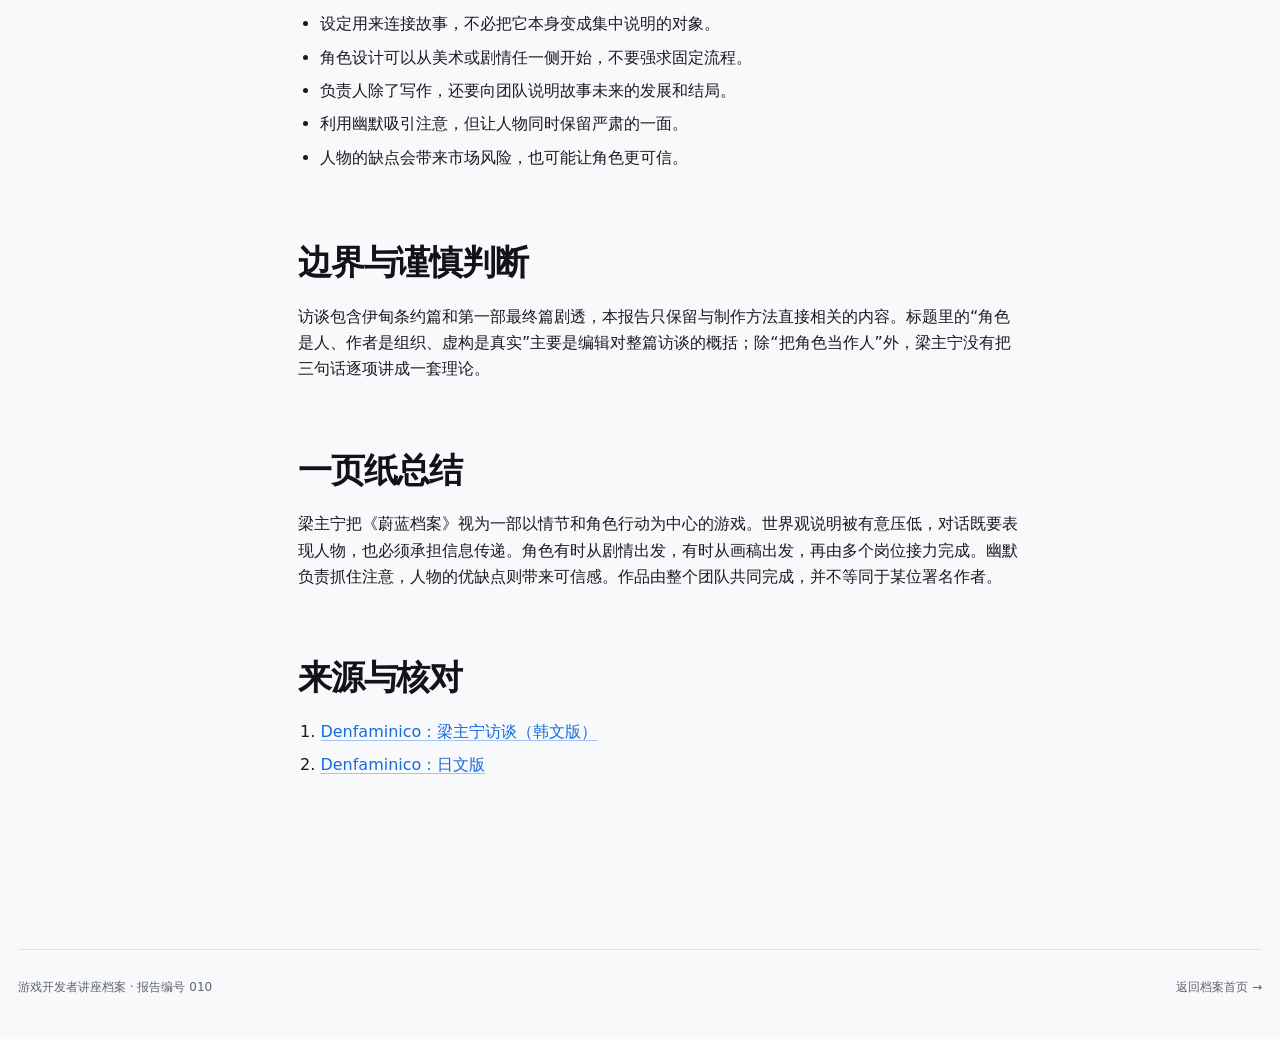
<file: reports/角色是人作者是组织虚构也能成为真实.html>
<!doctype html>
<html lang="zh-CN">
  <head>
    <meta charset="UTF-8" />
    <meta name="viewport" content="width=device-width, initial-scale=1.0" />
    <meta name="description" content="梁主宁 2024 年 Denfaminico 访谈：角色驱动、省略设定、对话写作与集体创作的中文结构化报告。" />
    <meta name="color-scheme" content="light dark" />
    <title>角色是人，作者是组织，虚构也能成为真实｜游戏开发者讲座档案</title>
    <link rel="stylesheet" href="../assets/styles.css" />
  </head>
  <body>
    <header class="site-header">
      <a class="brand" href="../index.html" aria-label="返回档案首页">
        <span class="brand-mark" aria-hidden="true">
          <span></span><span></span><span></span>
        </span>
        <span>
          <strong>游戏开发者讲座档案</strong>
          <small>Game Developer Talk Archive</small>
        </span>
      </a>
      <nav class="header-actions" aria-label="页面工具">
        <a class="text-link" href="#sources">来源</a>
        <button class="icon-button" id="theme-toggle" type="button" aria-label="切换深色模式">
          <svg class="sun-icon" viewBox="0 0 24 24" aria-hidden="true">
            <circle cx="12" cy="12" r="4"></circle>
            <path d="M12 2v2M12 20v2M4.93 4.93l1.42 1.42M17.66 17.66l1.41 1.41M2 12h2M20 12h2M4.93 19.07l1.42-1.42M17.66 6.34l1.41-1.41"></path>
          </svg>
          <svg class="moon-icon" viewBox="0 0 24 24" aria-hidden="true">
            <path d="M21 12.79A9 9 0 1 1 11.21 3 7 7 0 0 0 21 12.79Z"></path>
          </svg>
        </button>
      </nav>
    </header>
    <main class="report-main">
      <header class="report-hero">
        <nav class="breadcrumb" aria-label="面包屑导航">
          <a href="../index.html">档案首页</a>
          <span>/</span>
          <span>《蔚蓝档案》专题</span>
          <span>/</span>
          <span>完整报告</span>
        </nav>
        <p class="eyebrow">Denfaminico 2024 · 梁主宁</p>
        <h1>角色是人，作者是组织，虚构也能成为真实</h1>
        <p class="report-deck">梁主宁谈到自己为何从追求文句转向重视情节，也解释了设定省略、角色设计、团队协作、幽默和“老师”的位置。访谈最后，他希望玩家把角色看作有优点也有缺点的活人。</p>
        <div class="report-meta">
          <span>梁主宁 / 양주영</span><span>叙事</span><span>集体创作</span><span>深度访谈</span><span>2024</span>
        </div>
      </header>
      <div class="report-layout">
        <aside class="report-toc" aria-label="文章目录">
          <strong>目录</strong>
          <ol>
            <li><a href="#overview">这场访谈在讲什么</a></li><li><a href="#plot">为什么重情节而不是文句</a></li><li><a href="#omit">为什么有意少讲设定</a></li><li><a href="#dialogue">对话既要写人，也要传递信息</a></li><li><a href="#org">角色是怎样被团队做出来的</a></li><li><a href="#humor">幽默为什么重要</a></li><li><a href="#teacher">“老师”为何退后一步</a></li><li><a href="#person">把角色当作有缺点的人</a></li><li><a href="#methods">可带走的方法</a></li><li><a href="#limits">边界与谨慎判断</a></li><li><a href="#summary">一页纸总结</a></li><li><a href="#sources">来源与核对</a></li>
          </ol>
        </aside>
        <article class="report-content">

          <section id="overview">
            <h2>这场访谈在讲什么</h2>
            <p>2024 年 4 月，Indie Intelligence Network 在 Nexon Games 总部采访梁主宁；Denfaminico Gamer 于 6 月刊登了韩文和日文版。访谈很长，从他的漫画、小说和同人游戏经历，谈到《蔚蓝档案》的文本框、角色设计、音乐、伊甸条约篇、幽默和“老师”这一玩家身份。</p>
            <p>梁主宁当时既是主要剧本作者和原案，也兼任 IP 部门负责人。他需要和制作人、美术指导、游戏总监等负责人协商，维持剧情与角色的一致性，并和公司的方针协调。</p>
          </section>
          <section id="plot">
            <h2>为什么重情节而不是文句</h2>
            <p>梁主宁年轻时画过漫画，也学过纯文学。他自嘲没有在追求文句之美的道路上竞争下去，于是“逃亡”到以情节为主的游戏行业。对需要在全球发行的作品来说，文句经过翻译会损失许多，而人物行动、事件和结局比较容易跨越语言。</p>
            <p>因此，《蔚蓝档案》尽量减少第三人称说明，用行动和对话推动故事。文本框一次能显示的字很少，团队会努力缩短单次显示的文本；不过要把故事讲清楚，整体篇幅仍然不可能无限压缩。</p>
          </section>
          <section id="omit">
            <h2>刻意不说明的设定</h2>
            <p>采访者注意到，《蔚蓝档案》对光环等世界观设定只给零碎提示，很少集中说明。梁主宁承认这是有意的：剧情之外的内容尽量排除，让角色推动故事。</p>
            <p>他举了《少女与战车》作参考。作品里其实有保护乘员的特殊碳涂层等设定，却只在故事中偶尔提到。梁主宁认为，设定不应成为剧情要解释的中心，更适合像缝线一样，把整个故事连起来。</p>
          </section>
          <section id="dialogue">
            <h2>对话既要写人，也要传递信息</h2>
            <p>梁主宁理想中的对话接近昆汀·塔伦蒂诺的电影：台词首先表现人物，而不只是向观众交代剧情和资料。</p>
            <p>但他随即承认，《蔚蓝档案》不是电影。在冒险游戏的文本框里，团队最终仍要优先保证信息量。能避免单纯用对话解释信息时，他们会尽量避免；无法避免的部分，也只能接受。这是媒介和制作成本带来的限制。</p>
          </section>
          <section id="org">
            <h2>角色是怎样被团队做出来的</h2>
            <p>访谈明确说，角色设计没有一套固定流程。有时画师先画出角色，再请剧本组补充概念，例如便利屋 68；有时剧本先提出剧情所需的角色，再请画师设计，例如黑服、尼禄和鹤城。还有时候，一份很有魅力的设计会让梁主宁直接改变原有情节。</p>
            <p>设计一旦打动团队，其他岗位也会接力：三维动画师想把人物做得更生动，战斗负责人也会为她设计合适的战斗表现。梁主宁因此认为，很难把一个角色的魅力归功于某个人。流程可以提高效率，但作品质量不能完全化约成流程；更重要的是哪些人聚在一起，以及大家是否尊重彼此的专业。</p>
            <p>随着管理工作增加，他亲自写的文本也变少。早先他会周末加班提高产量，后来发现疲劳反而影响平日写作，于是把重点转向向团队说明故事将如何发展、最后走到哪里。</p>
          </section>
          <section id="humor">
            <h2>幽默为什么重要</h2>
            <p>被问到自己为作品带来的最大贡献时，梁主宁回答是幽默。突然戴头套抢银行这类出人意料的展开，能迅速抓住玩家的兴趣，让人愿意接受这个世界。</p>
            <p>但他不认为幽默只靠方法就能教会。作为负责人，他能做的是让擅长喜剧的写手得到适合的发挥空间。同时，纯粹搞笑还不够；他希望像《银魂》那样，把轻松和严肃放在一起，让玩家同时感到好笑和感动。</p>
            <p>游戏主要使用立绘和文本，因此笑料多以对口相声式的对话呈现。表情也是成本相对较低而有效的手段：更换姿势工作量很大，多画几种表情相对容易。芙香一些没有特别委托的表情，就是画师额外提供后被团队采用的。</p>
          </section>
          <section id="teacher">
            <h2>“老师”为何退后一步</h2>
            <p>团队有意减少对老师性格和特征的描写，让玩家更容易代入。老师在剧情中退后一步，观察不同学生的故事，这也使作品能够容纳群像叙事。</p>
            <p>梁主宁想追问“负责任的大人是什么”，但他强调，《蔚蓝档案》并不是为表达这个问题而制作的；这更像创作者无意间留下的指纹。他希望玩家如果从老师身上感到某种触动，可以把这种感受带回现实，并转化为好的行动。</p>
          </section>
          <section id="person">
            <h2>把角色当作有缺点的人</h2>
            <p>访谈结尾，梁主宁提出一个明确愿望：希望玩家把角色当作人。数据只是信息，角色却承载了人的投射。团队会把人的优点和缺点都放进角色，这在市场上可能有风险，却值得尝试。</p>
            <p>他点名米卡、纱织和晴奈。这些人物可能因为自己的行为而被部分玩家讨厌，但他仍希望她们所生活的、鲁莽而愚蠢的世界能被当成真的。按他的说法，角色正因为有缺点才显得有人性，也因此获得可信感，成为玩家愿意投入感情的对象。</p>
            <p>至于“作者是组织”，他的表述也很直接：《蔚蓝档案》是公司的作品，是团队共同劳动的成果，并不等同于梁主宁个人。制作人、各位总监、编剧、作曲家、画师和玩家都参与了作品现在的样子。</p>
          </section>
          <section id="methods">
            <h2>可带走的方法</h2>
            <ul>
              <li>面向全球市场时，把叙事重点放在行动和情节上，减少对文句之美的依赖。</li>
              <li>设定用来连接故事，不必把它本身变成集中说明的对象。</li>
              <li>角色设计可以从美术或剧情任一侧开始，不要强求固定流程。</li>
              <li>负责人除了写作，还要向团队说明故事未来的发展和结局。</li>
              <li>利用幽默吸引注意，但让人物同时保留严肃的一面。</li>
              <li>人物的缺点会带来市场风险，也可能让角色更可信。</li>
            </ul>
          </section>
          <section id="limits">
            <h2>边界与谨慎判断</h2>
            <p>访谈包含伊甸条约篇和第一部最终篇剧透，本报告只保留与制作方法直接相关的内容。标题里的“角色是人、作者是组织、虚构是真实”主要是编辑对整篇访谈的概括；除“把角色当作人”外，梁主宁没有把三句话逐项讲成一套理论。</p>
          </section>
          <section id="summary">
            <h2>一页纸总结</h2>
            <p>梁主宁把《蔚蓝档案》视为一部以情节和角色行动为中心的游戏。世界观说明被有意压低，对话既要表现人物，也必须承担信息传递。角色有时从剧情出发，有时从画稿出发，再由多个岗位接力完成。幽默负责抓住注意，人物的优缺点则带来可信感。作品由整个团队共同完成，并不等同于某位署名作者。</p>
          </section>
          <section id="sources">
            <h2>来源与核对</h2>
            <ol>
              <li><a href="https://news.denfaminicogamer.jp/interview/240628b_kr" target="_blank" rel="noreferrer">Denfaminico：梁主宁访谈（韩文版）</a></li>
              <li><a href="https://news.denfaminicogamer.jp/interview/240628b_jp" target="_blank" rel="noreferrer">Denfaminico：日文版</a></li>
            </ol>
          </section>

        </article>
      </div>
    </main>
    <footer class="site-footer">
      <p>游戏开发者讲座档案 · 报告编号 010</p>
      <a href="../index.html">返回档案首页 →</a>
    </footer>
    <script src="../assets/app.js"></script>
  </body>
</html>
</file>
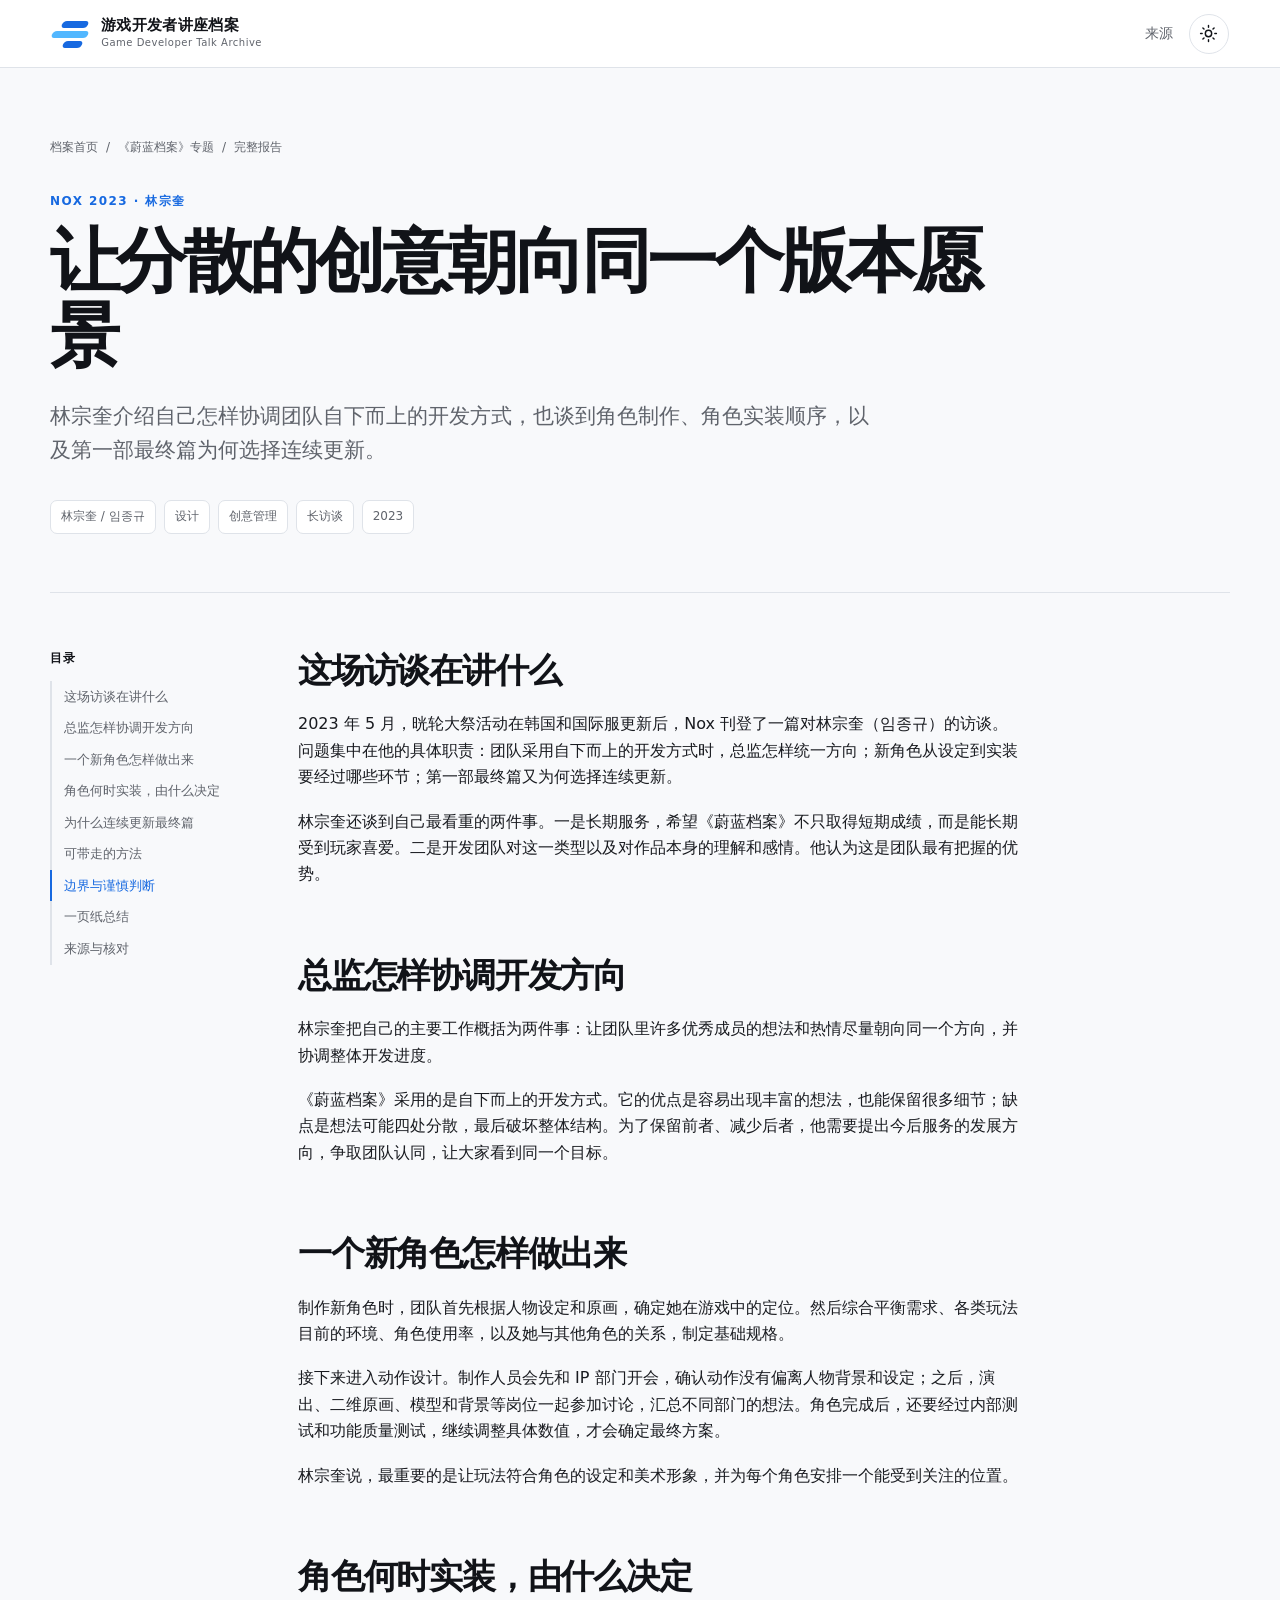
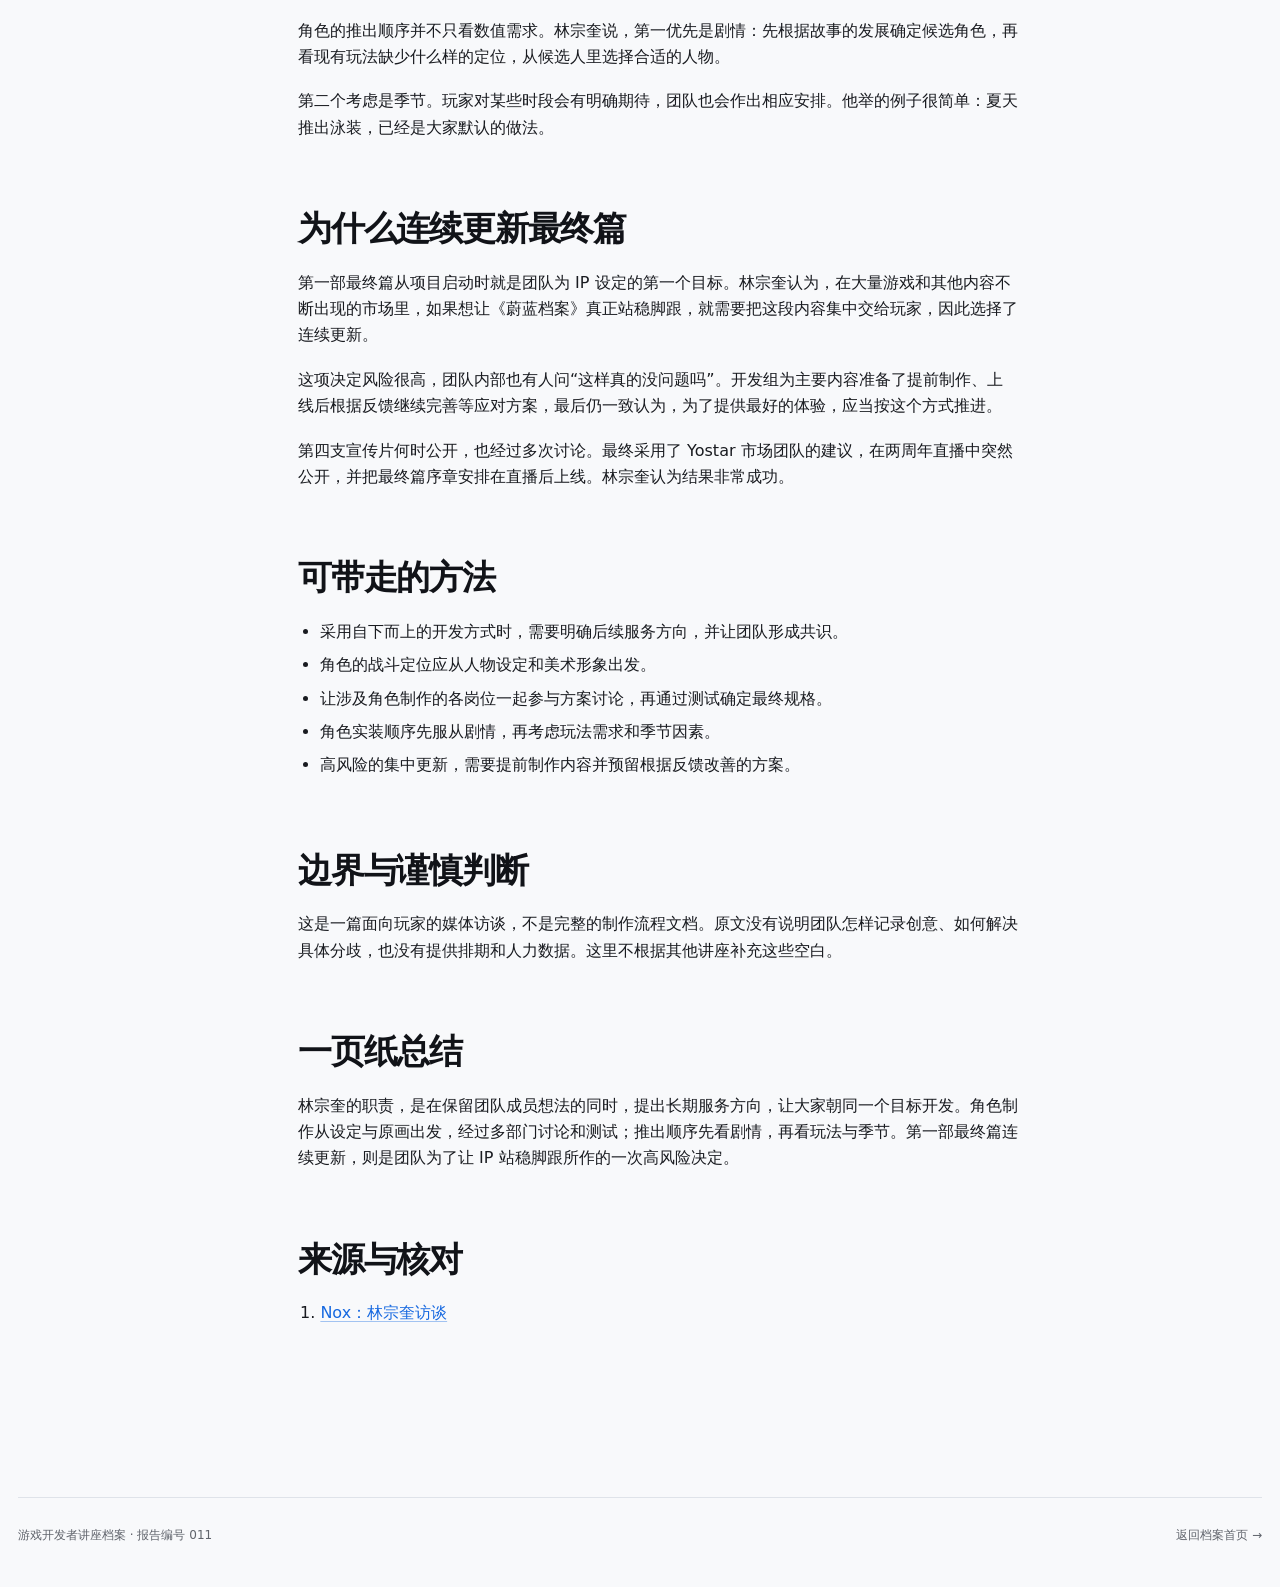
<file: reports/让分散的创意朝向同一个版本愿景.html>
<!doctype html>
<html lang="zh-CN">
  <head>
    <meta charset="UTF-8" />
    <meta name="viewport" content="width=device-width, initial-scale=1.0" />
    <meta name="description" content="林宗奎 2023 年访谈：如何协调自下而上的开发、制作角色，并连续推出第一部最终篇的中文结构化报告。" />
    <meta name="color-scheme" content="light dark" />
    <title>让分散的创意朝向同一个版本愿景｜游戏开发者讲座档案</title>
    <link rel="stylesheet" href="../assets/styles.css" />
  </head>
  <body>
    <header class="site-header">
      <a class="brand" href="../index.html" aria-label="返回档案首页">
        <span class="brand-mark" aria-hidden="true">
          <span></span><span></span><span></span>
        </span>
        <span>
          <strong>游戏开发者讲座档案</strong>
          <small>Game Developer Talk Archive</small>
        </span>
      </a>
      <nav class="header-actions" aria-label="页面工具">
        <a class="text-link" href="#sources">来源</a>
        <button class="icon-button" id="theme-toggle" type="button" aria-label="切换深色模式">
          <svg class="sun-icon" viewBox="0 0 24 24" aria-hidden="true">
            <circle cx="12" cy="12" r="4"></circle>
            <path d="M12 2v2M12 20v2M4.93 4.93l1.42 1.42M17.66 17.66l1.41 1.41M2 12h2M20 12h2M4.93 19.07l1.42-1.42M17.66 6.34l1.41-1.41"></path>
          </svg>
          <svg class="moon-icon" viewBox="0 0 24 24" aria-hidden="true">
            <path d="M21 12.79A9 9 0 1 1 11.21 3 7 7 0 0 0 21 12.79Z"></path>
          </svg>
        </button>
      </nav>
    </header>
    <main class="report-main">
      <header class="report-hero">
        <nav class="breadcrumb" aria-label="面包屑导航">
          <a href="../index.html">档案首页</a>
          <span>/</span>
          <span>《蔚蓝档案》专题</span>
          <span>/</span>
          <span>完整报告</span>
        </nav>
        <p class="eyebrow">Nox 2023 · 林宗奎</p>
        <h1>让分散的创意朝向同一个版本愿景</h1>
        <p class="report-deck">林宗奎介绍自己怎样协调团队自下而上的开发方式，也谈到角色制作、角色实装顺序，以及第一部最终篇为何选择连续更新。</p>
        <div class="report-meta">
          <span>林宗奎 / 임종규</span><span>设计</span><span>创意管理</span><span>长访谈</span><span>2023</span>
        </div>
      </header>
      <div class="report-layout">
        <aside class="report-toc" aria-label="文章目录">
          <strong>目录</strong>
          <ol>
            <li><a href="#overview">这场访谈在讲什么</a></li><li><a href="#job">总监怎样协调开发方向</a></li><li><a href="#character">一个新角色怎样做出来</a></li><li><a href="#schedule">角色何时实装，由什么决定</a></li><li><a href="#finale">为什么连续更新最终篇</a></li><li><a href="#methods">可带走的方法</a></li><li><a href="#limits">边界与谨慎判断</a></li><li><a href="#summary">一页纸总结</a></li><li><a href="#sources">来源与核对</a></li>
          </ol>
        </aside>
        <article class="report-content">

          <section id="overview">
            <h2>这场访谈在讲什么</h2>
            <p>2023 年 5 月，晄轮大祭活动在韩国和国际服更新后，Nox 刊登了一篇对林宗奎（임종규）的访谈。问题集中在他的具体职责：团队采用自下而上的开发方式时，总监怎样统一方向；新角色从设定到实装要经过哪些环节；第一部最终篇又为何选择连续更新。</p>
            <p>林宗奎还谈到自己最看重的两件事。一是长期服务，希望《蔚蓝档案》不只取得短期成绩，而是能长期受到玩家喜爱。二是开发团队对这一类型以及对作品本身的理解和感情。他认为这是团队最有把握的优势。</p>
          </section>
          <section id="job">
            <h2>总监怎样协调开发方向</h2>
            <p>林宗奎把自己的主要工作概括为两件事：让团队里许多优秀成员的想法和热情尽量朝向同一个方向，并协调整体开发进度。</p>
            <p>《蔚蓝档案》采用的是自下而上的开发方式。它的优点是容易出现丰富的想法，也能保留很多细节；缺点是想法可能四处分散，最后破坏整体结构。为了保留前者、减少后者，他需要提出今后服务的发展方向，争取团队认同，让大家看到同一个目标。</p>
          </section>
          <section id="character">
            <h2>一个新角色怎样做出来</h2>
            <p>制作新角色时，团队首先根据人物设定和原画，确定她在游戏中的定位。然后综合平衡需求、各类玩法目前的环境、角色使用率，以及她与其他角色的关系，制定基础规格。</p>
            <p>接下来进入动作设计。制作人员会先和 IP 部门开会，确认动作没有偏离人物背景和设定；之后，演出、二维原画、模型和背景等岗位一起参加讨论，汇总不同部门的想法。角色完成后，还要经过内部测试和功能质量测试，继续调整具体数值，才会确定最终方案。</p>
            <p>林宗奎说，最重要的是让玩法符合角色的设定和美术形象，并为每个角色安排一个能受到关注的位置。</p>
          </section>
          <section id="schedule">
            <h2>角色何时实装，由什么决定</h2>
            <p>角色的推出顺序并不只看数值需求。林宗奎说，第一优先是剧情：先根据故事的发展确定候选角色，再看现有玩法缺少什么样的定位，从候选人里选择合适的人物。</p>
            <p>第二个考虑是季节。玩家对某些时段会有明确期待，团队也会作出相应安排。他举的例子很简单：夏天推出泳装，已经是大家默认的做法。</p>
          </section>
          <section id="finale">
            <h2>为什么连续更新最终篇</h2>
            <p>第一部最终篇从项目启动时就是团队为 IP 设定的第一个目标。林宗奎认为，在大量游戏和其他内容不断出现的市场里，如果想让《蔚蓝档案》真正站稳脚跟，就需要把这段内容集中交给玩家，因此选择了连续更新。</p>
            <p>这项决定风险很高，团队内部也有人问“这样真的没问题吗”。开发组为主要内容准备了提前制作、上线后根据反馈继续完善等应对方案，最后仍一致认为，为了提供最好的体验，应当按这个方式推进。</p>
            <p>第四支宣传片何时公开，也经过多次讨论。最终采用了 Yostar 市场团队的建议，在两周年直播中突然公开，并把最终篇序章安排在直播后上线。林宗奎认为结果非常成功。</p>
          </section>
          <section id="methods">
            <h2>可带走的方法</h2>
            <ul>
              <li>采用自下而上的开发方式时，需要明确后续服务方向，并让团队形成共识。</li>
              <li>角色的战斗定位应从人物设定和美术形象出发。</li>
              <li>让涉及角色制作的各岗位一起参与方案讨论，再通过测试确定最终规格。</li>
              <li>角色实装顺序先服从剧情，再考虑玩法需求和季节因素。</li>
              <li>高风险的集中更新，需要提前制作内容并预留根据反馈改善的方案。</li>
            </ul>
          </section>
          <section id="limits">
            <h2>边界与谨慎判断</h2>
            <p>这是一篇面向玩家的媒体访谈，不是完整的制作流程文档。原文没有说明团队怎样记录创意、如何解决具体分歧，也没有提供排期和人力数据。这里不根据其他讲座补充这些空白。</p>
          </section>
          <section id="summary">
            <h2>一页纸总结</h2>
            <p>林宗奎的职责，是在保留团队成员想法的同时，提出长期服务方向，让大家朝同一个目标开发。角色制作从设定与原画出发，经过多部门讨论和测试；推出顺序先看剧情，再看玩法与季节。第一部最终篇连续更新，则是团队为了让 IP 站稳脚跟所作的一次高风险决定。</p>
          </section>
          <section id="sources">
            <h2>来源与核对</h2>
            <ol>
              <li><a href="https://kr.bignox.com/blog/noxplay1685243424WlrwMw0P59eZCNJYgoTUs/" target="_blank" rel="noreferrer">Nox：林宗奎访谈</a></li>
            </ol>
          </section>

        </article>
      </div>
    </main>
    <footer class="site-footer">
      <p>游戏开发者讲座档案 · 报告编号 011</p>
      <a href="../index.html">返回档案首页 →</a>
    </footer>
    <script src="../assets/app.js"></script>
  </body>
</html>
</file>
<file: assets/styles.css>
:root {
  color-scheme: light;
  --bg: #f8f9fb;
  --surface: #ffffff;
  --surface-soft: #f1f5fb;
  --text: #111318;
  --text-soft: #60646c;
  --border: #dfe3e9;
  --border-strong: #c9cfd8;
  --blue: #1769e0;
  --blue-deep: #0d4fb7;
  --blue-soft: #e9f2ff;
  --cyan: #52b7ff;
  --green: #147d52;
  --green-soft: #e7f6ef;
  --amber: #9a5d00;
  --amber-soft: #fff4dd;
  --shadow: 0 1px 2px rgb(20 30 45 / 6%), 0 10px 30px rgb(20 30 45 / 6%);
  --header-height: 68px;
  --radius: 16px;
  font-family:
    Inter, "Noto Sans SC", "Microsoft YaHei", system-ui, -apple-system, BlinkMacSystemFont,
    "Segoe UI", sans-serif;
}

:root[data-theme="dark"] {
  color-scheme: dark;
  --bg: #0f1115;
  --surface: #181b21;
  --surface-soft: #20242c;
  --text: #f3f4f7;
  --text-soft: #a8adb7;
  --border: #2e333d;
  --border-strong: #424956;
  --blue: #5aa1ff;
  --blue-deep: #84b9ff;
  --blue-soft: #172a45;
  --cyan: #67c2ff;
  --green: #72d6a9;
  --green-soft: #17372b;
  --amber: #f1bd66;
  --amber-soft: #3a2c16;
  --shadow: 0 1px 2px rgb(0 0 0 / 25%), 0 12px 36px rgb(0 0 0 / 18%);
}

* {
  box-sizing: border-box;
}

html {
  scroll-behavior: smooth;
  scroll-padding-top: calc(var(--header-height) + 24px);
}

body {
  min-width: 320px;
  margin: 0;
  color: var(--text);
  background: var(--bg);
  font-size: 16px;
  line-height: 1.65;
  text-rendering: optimizeLegibility;
  -webkit-font-smoothing: antialiased;
}

button,
input,
select {
  color: inherit;
  font: inherit;
}

button,
select {
  cursor: pointer;
}

a {
  color: inherit;
  text-decoration: none;
}

.sr-only {
  position: absolute;
  width: 1px;
  height: 1px;
  padding: 0;
  margin: -1px;
  overflow: hidden;
  clip: rect(0, 0, 0, 0);
  white-space: nowrap;
  border: 0;
}

.site-header {
  position: sticky;
  z-index: 50;
  top: 0;
  display: flex;
  min-height: var(--header-height);
  align-items: center;
  justify-content: space-between;
  padding: 10px clamp(18px, 4vw, 56px);
  border-bottom: 1px solid var(--border);
  background: color-mix(in srgb, var(--surface) 92%, transparent);
  backdrop-filter: blur(16px);
}

.brand {
  display: inline-flex;
  align-items: center;
  gap: 12px;
}

.brand-mark {
  position: relative;
  display: block;
  width: 38px;
  height: 30px;
}

.brand-mark span {
  position: absolute;
  display: block;
  height: 7px;
  border-radius: 8px;
  background: var(--blue);
  transform: skewX(-24deg);
}

.brand-mark span:nth-child(1) {
  top: 2px;
  right: 1px;
  width: 26px;
}

.brand-mark span:nth-child(2) {
  top: 12px;
  left: 1px;
  width: 36px;
  background: var(--cyan);
}

.brand-mark span:nth-child(3) {
  right: 7px;
  bottom: 1px;
  width: 19px;
}

.brand strong,
.brand small {
  display: block;
}

.brand strong {
  font-size: 15px;
  line-height: 1.35;
  letter-spacing: 0.02em;
}

.brand small {
  color: var(--text-soft);
  font-size: 10px;
  letter-spacing: 0.05em;
}

.header-actions {
  display: flex;
  align-items: center;
  gap: 16px;
}

.text-link {
  color: var(--text-soft);
  font-size: 14px;
}

.text-link:hover {
  color: var(--blue);
}

.icon-button {
  display: inline-grid;
  width: 40px;
  height: 40px;
  padding: 0;
  place-items: center;
  border: 1px solid var(--border);
  border-radius: 50%;
  background: var(--surface);
}

.icon-button:hover {
  border-color: var(--border-strong);
  background: var(--surface-soft);
}

.icon-button svg {
  width: 19px;
  fill: none;
  stroke: currentColor;
  stroke-linecap: round;
  stroke-linejoin: round;
  stroke-width: 1.8;
}

.moon-icon,
:root[data-theme="dark"] .sun-icon {
  display: none;
}

:root[data-theme="dark"] .moon-icon {
  display: block;
}

main,
.site-footer {
  width: min(1360px, calc(100% - 36px));
  margin-inline: auto;
}

.hero {
  position: relative;
  display: grid;
  min-height: 430px;
  grid-template-columns: minmax(0, 1.6fr) minmax(290px, 0.8fr);
  align-items: end;
  gap: clamp(40px, 8vw, 120px);
  padding: clamp(64px, 9vw, 128px) clamp(4px, 4vw, 52px) 72px;
  overflow: hidden;
}

.hero::after {
  position: absolute;
  z-index: -1;
  top: 36px;
  right: 5%;
  width: min(360px, 32vw);
  height: min(360px, 32vw);
  border: 1px solid color-mix(in srgb, var(--blue) 22%, transparent);
  border-radius: 50%;
  box-shadow:
    0 0 0 36px color-mix(in srgb, var(--blue) 3%, transparent),
    0 0 0 72px color-mix(in srgb, var(--blue) 2%, transparent);
  content: "";
}

.eyebrow {
  margin: 0 0 12px;
  color: var(--blue);
  font-size: 12px;
  font-weight: 750;
  letter-spacing: 0.12em;
  text-transform: uppercase;
}

.hero h1 {
  max-width: 820px;
  margin: 0;
  font-size: clamp(38px, 5.7vw, 78px);
  font-weight: 750;
  letter-spacing: -0.055em;
  line-height: 1.08;
}

.hero-description {
  max-width: 760px;
  margin: 28px 0 0;
  color: var(--text-soft);
  font-size: clamp(16px, 1.5vw, 19px);
}

.hero-stats {
  display: grid;
  gap: 1px;
  border: 1px solid var(--border);
  border-radius: var(--radius);
  background: var(--border);
  box-shadow: var(--shadow);
  overflow: hidden;
}

.hero-stats div {
  display: flex;
  align-items: baseline;
  justify-content: space-between;
  padding: 19px 22px;
  background: var(--surface);
}

.hero-stats strong {
  color: var(--blue);
  font-size: 30px;
  font-variant-numeric: tabular-nums;
  line-height: 1;
}

.hero-stats span {
  color: var(--text-soft);
  font-size: 13px;
}

.archive-section {
  padding: 72px 0 90px;
  border-top: 1px solid var(--border);
}

.section-heading {
  display: flex;
  align-items: end;
  justify-content: space-between;
  gap: 24px;
  margin-bottom: 28px;
}

.section-heading h2,
.about-section .disclaimer {
  margin: 16px 0 0;
  color: var(--text-soft);
  font-size: 14px;
  line-height: 1.7;
}

.about-section h2 {
  margin: 0;
  font-size: clamp(28px, 3vw, 40px);
  letter-spacing: -0.035em;
  line-height: 1.2;
}

#result-summary {
  margin: 0;
  color: var(--text-soft);
  font-size: 14px;
}

.toolbar {
  display: grid;
  grid-template-columns: minmax(240px, 1fr) repeat(3, minmax(140px, 0.28fr));
  gap: 10px;
  margin-bottom: 14px;
}

.search-box,
.filter-control {
  display: flex;
  min-height: 50px;
  align-items: center;
  border: 1px solid var(--border);
  border-radius: 12px;
  background: var(--surface);
}

.search-box:focus-within,
.filter-control:focus-within {
  border-color: var(--blue);
  box-shadow: 0 0 0 3px color-mix(in srgb, var(--blue) 14%, transparent);
}

.search-box svg {
  width: 20px;
  margin-left: 16px;
  fill: none;
  stroke: var(--text-soft);
  stroke-linecap: round;
  stroke-width: 1.8;
}

.search-box input {
  width: 100%;
  min-width: 0;
  padding: 12px;
  border: 0;
  outline: 0;
  background: transparent;
}

.search-box input::placeholder {
  color: color-mix(in srgb, var(--text-soft) 75%, transparent);
}

.filter-control {
  position: relative;
  padding-left: 14px;
}

.filter-control span {
  flex: 0 0 auto;
  color: var(--text-soft);
  font-size: 11px;
}

.filter-control select {
  width: 100%;
  min-width: 0;
  padding: 12px 30px 12px 8px;
  border: 0;
  outline: 0;
  background: transparent;
  font-size: 13px;
}

.active-filters {
  display: flex;
  min-height: 34px;
  flex-wrap: wrap;
  gap: 8px;
  margin-bottom: 16px;
}

.filter-chip {
  display: inline-flex;
  align-items: center;
  gap: 7px;
  padding: 4px 10px;
  border: 0;
  border-radius: 999px;
  color: var(--blue-deep);
  background: var(--blue-soft);
  font-size: 12px;
}

.filter-chip::after {
  content: "×";
  font-size: 16px;
  line-height: 1;
}

.talk-grid {
  display: grid;
  grid-template-columns: repeat(3, minmax(0, 1fr));
  gap: 18px;
}

.talk-card {
  display: flex;
  min-height: 380px;
  flex-direction: column;
  border: 1px solid var(--border);
  border-radius: var(--radius);
  background: var(--surface);
  box-shadow: 0 1px 2px rgb(20 30 45 / 3%);
  overflow: hidden;
  transition:
    transform 180ms ease,
    border-color 180ms ease,
    box-shadow 180ms ease;
}

.talk-card:hover {
  border-color: color-mix(in srgb, var(--blue) 45%, var(--border));
  box-shadow: var(--shadow);
  transform: translateY(-3px);
}

.card-visual {
  position: relative;
  display: flex;
  min-height: 148px;
  align-items: end;
  justify-content: space-between;
  padding: 20px;
  overflow: hidden;
  color: #fff;
  background:
    linear-gradient(135deg, rgb(16 91 197 / 92%), rgb(43 155 230 / 75%)),
    var(--blue);
}

.card-visual::before,
.card-visual::after {
  position: absolute;
  border: 1px solid rgb(255 255 255 / 24%);
  border-radius: 50%;
  content: "";
}

.card-visual::before {
  top: -45px;
  right: -15px;
  width: 160px;
  height: 160px;
}

.card-visual::after {
  top: -18px;
  right: 12px;
  width: 105px;
  height: 105px;
}

.talk-card[data-status="candidate"] .card-visual {
  background:
    linear-gradient(135deg, rgb(47 53 64 / 94%), rgb(92 111 135 / 80%)),
    #363b45;
}

.visual-game,
.visual-year {
  position: relative;
  z-index: 1;
}

.visual-game {
  max-width: 75%;
  font-size: 13px;
  font-weight: 700;
  letter-spacing: 0.04em;
}

.visual-year {
  font-size: 28px;
  font-weight: 300;
  letter-spacing: -0.06em;
}

.card-content {
  display: flex;
  height: 100%;
  flex: 1;
  flex-direction: column;
  padding: 20px;
}

.card-meta {
  display: flex;
  align-items: center;
  justify-content: space-between;
  gap: 12px;
  margin-bottom: 12px;
}

.status-badge,
.completeness-badge {
  display: inline-flex;
  align-items: center;
  border-radius: 999px;
  font-size: 11px;
  font-weight: 700;
}

.status-badge {
  gap: 6px;
  padding: 4px 9px;
  color: var(--green);
  background: var(--green-soft);
}

.status-badge::before {
  width: 6px;
  height: 6px;
  border-radius: 50%;
  background: currentColor;
  content: "";
}

.talk-card[data-status="candidate"] .status-badge {
  color: var(--amber);
  background: var(--amber-soft);
}

.completeness-badge {
  color: var(--text-soft);
  font-weight: 500;
}

.talk-card h3 {
  margin: 0;
  font-size: 20px;
  letter-spacing: -0.025em;
  line-height: 1.4;
}

.speaker-line {
  margin: 7px 0 12px;
  color: var(--blue);
  font-size: 13px;
  font-weight: 650;
}

.card-summary {
  display: -webkit-box;
  margin: 0 0 18px;
  overflow: hidden;
  color: var(--text-soft);
  font-size: 14px;
  -webkit-box-orient: vertical;
  -webkit-line-clamp: 3;
}

.tag-list {
  display: flex;
  flex-wrap: wrap;
  gap: 6px;
  margin-top: auto;
}

.tag {
  padding: 4px 8px;
  border: 1px solid var(--border);
  border-radius: 6px;
  color: var(--text-soft);
  background: var(--surface-soft);
  font-size: 11px;
}

.card-footer {
  display: flex;
  align-items: center;
  justify-content: space-between;
  gap: 12px;
  margin-top: 20px;
  padding-top: 15px;
  border-top: 1px solid var(--border);
}

.card-footer span {
  color: var(--text-soft);
  font-size: 11px;
}

.card-link {
  color: var(--blue);
  font-size: 13px;
  font-weight: 700;
}

.card-link:hover {
  color: var(--blue-deep);
  text-decoration: underline;
  text-underline-offset: 3px;
}

.empty-state {
  padding: 70px 20px;
  border: 1px dashed var(--border-strong);
  border-radius: var(--radius);
  text-align: center;
  background: var(--surface);
}

.empty-icon {
  color: var(--blue);
  font-size: 54px;
  line-height: 1;
}

.empty-state h3 {
  margin: 14px 0 4px;
}

.empty-state p {
  margin: 0 0 20px;
  color: var(--text-soft);
}

.secondary-button {
  padding: 9px 16px;
  border: 1px solid var(--border-strong);
  border-radius: 9px;
  background: var(--surface);
}

.secondary-button:hover {
  border-color: var(--blue);
  color: var(--blue);
}

.about-section {
  display: grid;
  grid-template-columns: minmax(260px, 0.75fr) minmax(0, 1.8fr);
  gap: clamp(40px, 8vw, 120px);
  padding: 86px 0 100px;
  border-top: 1px solid var(--border);
}

.principle-grid {
  display: grid;
  grid-template-columns: repeat(3, 1fr);
  gap: 24px;
}

.principle-grid article {
  padding-top: 18px;
  border-top: 2px solid var(--blue);
}

.principle-grid span {
  color: var(--blue);
  font-size: 12px;
  font-weight: 750;
}

.principle-grid h3 {
  margin: 22px 0 8px;
  font-size: 17px;
}

.principle-grid p {
  margin: 0;
  color: var(--text-soft);
  font-size: 14px;
}

.site-footer {
  display: flex;
  align-items: center;
  justify-content: space-between;
  padding: 28px 0 42px;
  border-top: 1px solid var(--border);
  color: var(--text-soft);
  font-size: 12px;
}

.site-footer p {
  margin: 0;
}

.site-footer a:hover {
  color: var(--blue);
}

/* Report */
.report-main {
  width: min(1180px, calc(100% - 36px));
  margin-inline: auto;
}

.report-hero {
  padding: 70px 0 58px;
  border-bottom: 1px solid var(--border);
}

.breadcrumb {
  display: flex;
  flex-wrap: wrap;
  gap: 8px;
  margin-bottom: 34px;
  color: var(--text-soft);
  font-size: 12px;
}

.breadcrumb a:hover {
  color: var(--blue);
}

.report-hero h1 {
  max-width: 980px;
  margin: 0;
  font-size: clamp(38px, 6vw, 70px);
  letter-spacing: -0.052em;
  line-height: 1.08;
}

.report-deck {
  max-width: 820px;
  margin: 24px 0 32px;
  color: var(--text-soft);
  font-size: clamp(17px, 2vw, 21px);
}

.report-meta {
  display: flex;
  flex-wrap: wrap;
  gap: 8px;
}

.report-meta span {
  padding: 6px 10px;
  border: 1px solid var(--border);
  border-radius: 7px;
  color: var(--text-soft);
  background: var(--surface);
  font-size: 12px;
}

.report-layout {
  display: grid;
  grid-template-columns: 220px minmax(0, 720px);
  justify-content: start;
  gap: clamp(20px, 2.5vw, 28px);
  padding: 56px 0 100px;
}

.report-toc {
  position: sticky;
  top: calc(var(--header-height) + 24px);
  align-self: start;
  max-height: calc(100vh - var(--header-height) - 48px);
  overflow-y: auto;
}

.report-toc strong {
  display: block;
  margin-bottom: 12px;
  font-size: 12px;
  letter-spacing: 0.1em;
  text-transform: uppercase;
}

.report-toc ol {
  margin: 0;
  padding: 0;
  list-style: none;
}

.report-toc a {
  display: block;
  padding: 7px 0 7px 12px;
  border-left: 2px solid var(--border);
  color: var(--text-soft);
  font-size: 13px;
  line-height: 1.35;
}

.report-toc a:hover,
.report-toc a.active {
  border-left-color: var(--blue);
  color: var(--blue);
}

.report-content {
  min-width: 0;
}

.report-content section {
  padding: 0 0 48px;
}

.report-content h2 {
  margin: 0 0 20px;
  font-size: clamp(25px, 3vw, 34px);
  letter-spacing: -0.035em;
  line-height: 1.25;
}

.report-content h3 {
  margin: 32px 0 12px;
  font-size: 20px;
  letter-spacing: -0.02em;
}

.report-content p,
.report-content li {
  color: color-mix(in srgb, var(--text) 90%, var(--text-soft));
  font-size: 16px;
}

.report-content p {
  margin: 0 0 18px;
}

.report-content ul,
.report-content ol {
  margin: 0 0 22px;
  padding-left: 1.4em;
}

.report-content li + li {
  margin-top: 7px;
}

.report-content a {
  color: var(--blue);
  text-decoration: underline;
  text-decoration-color: color-mix(in srgb, var(--blue) 38%, transparent);
  text-underline-offset: 3px;
}

.lead-card,
.takeaway-card,
.caution-card {
  margin: 26px 0;
  padding: 22px 24px;
  border-radius: 12px;
}

.lead-card {
  border: 1px solid color-mix(in srgb, var(--blue) 28%, var(--border));
  background: var(--blue-soft);
}

.takeaway-card {
  border-left: 4px solid var(--blue);
  background: var(--surface-soft);
}

.caution-card {
  border-left: 4px solid var(--amber);
  background: var(--amber-soft);
}

.lead-card strong,
.takeaway-card strong,
.caution-card strong {
  display: block;
  margin-bottom: 7px;
  font-size: 13px;
}

.lead-card p,
.takeaway-card p,
.caution-card p {
  margin: 0;
  font-size: 15px;
}

.career-list {
  display: grid;
  gap: 1px;
  margin: 24px 0;
  border: 1px solid var(--border);
  border-radius: 12px;
  background: var(--border);
  overflow: hidden;
}

.career-list div {
  display: grid;
  grid-template-columns: 125px 1fr;
  gap: 18px;
  padding: 16px 18px;
  background: var(--surface);
}

.career-list strong {
  color: var(--blue);
  font-size: 13px;
}

.career-list span {
  font-size: 14px;
}

.summary-list {
  display: grid;
  gap: 12px;
  margin-top: 22px;
}

.summary-list article {
  padding: 18px 20px;
  border: 1px solid var(--border);
  border-radius: 10px;
  background: var(--surface);
}

.summary-list h3 {
  margin: 0 0 6px;
  font-size: 16px;
}

.summary-list p {
  margin: 0;
  color: var(--text-soft);
  font-size: 14px;
}

.source-list {
  padding: 20px 22px;
  border: 1px solid var(--border);
  border-radius: 12px;
  background: var(--surface);
}

.source-list li {
  font-size: 14px;
}

@media (max-width: 1040px) {
  .toolbar {
    grid-template-columns: 1fr 1fr 1fr;
  }

  .search-box {
    grid-column: 1 / -1;
  }

  .talk-grid {
    grid-template-columns: repeat(2, minmax(0, 1fr));
  }

  .about-section {
    grid-template-columns: 1fr;
  }
}

@media (max-width: 760px) {
  :root {
    --header-height: 62px;
  }

  main,
  .site-footer,
  .report-main {
    width: min(100% - 28px, 1360px);
  }

  .site-header {
    padding-inline: 14px;
  }

  .brand small,
  .text-link {
    display: none;
  }

  .hero {
    min-height: auto;
    grid-template-columns: 1fr;
    gap: 42px;
    padding: 60px 0 54px;
  }

  .hero::after {
    top: 30px;
    right: -20%;
    width: 300px;
    height: 300px;
  }

  .hero h1 br {
    display: none;
  }

  .toolbar {
    grid-template-columns: 1fr;
  }

  .search-box {
    grid-column: auto;
  }

  .talk-grid {
    grid-template-columns: 1fr;
  }

  .talk-card {
    min-height: 0;
  }

  .principle-grid {
    grid-template-columns: 1fr;
  }

  .site-footer {
    align-items: flex-start;
    flex-direction: column;
    gap: 8px;
  }

  .report-hero {
    padding-top: 46px;
  }

  .report-layout {
    display: block;
    padding-top: 34px;
  }

  .report-toc {
    position: static;
    max-height: none;
    margin-bottom: 48px;
    padding: 18px;
    border: 1px solid var(--border);
    border-radius: 12px;
    background: var(--surface);
  }

  .career-list div {
    grid-template-columns: 1fr;
    gap: 4px;
  }
}

@media (prefers-reduced-motion: reduce) {
  html {
    scroll-behavior: auto;
  }

  *,
  *::before,
  *::after {
    scroll-behavior: auto !important;
    transition-duration: 0.01ms !important;
  }
}
</file>
